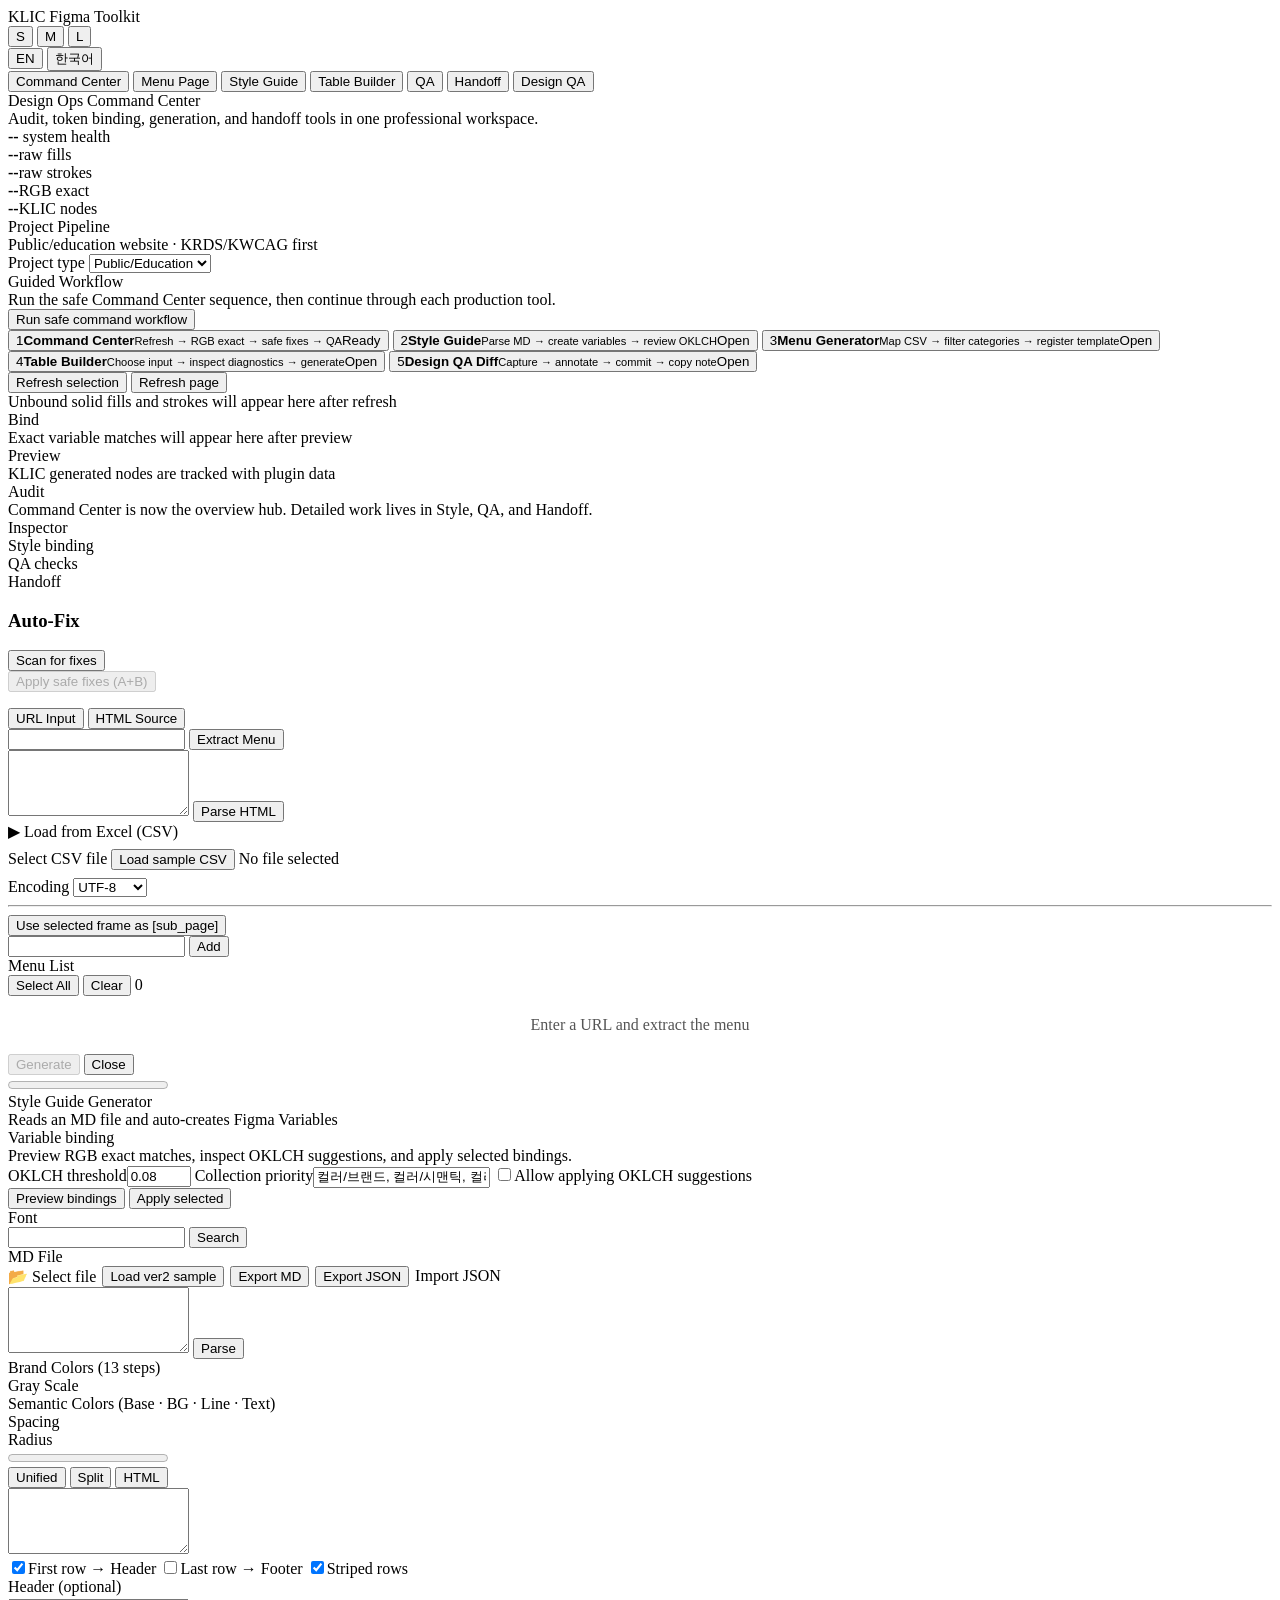
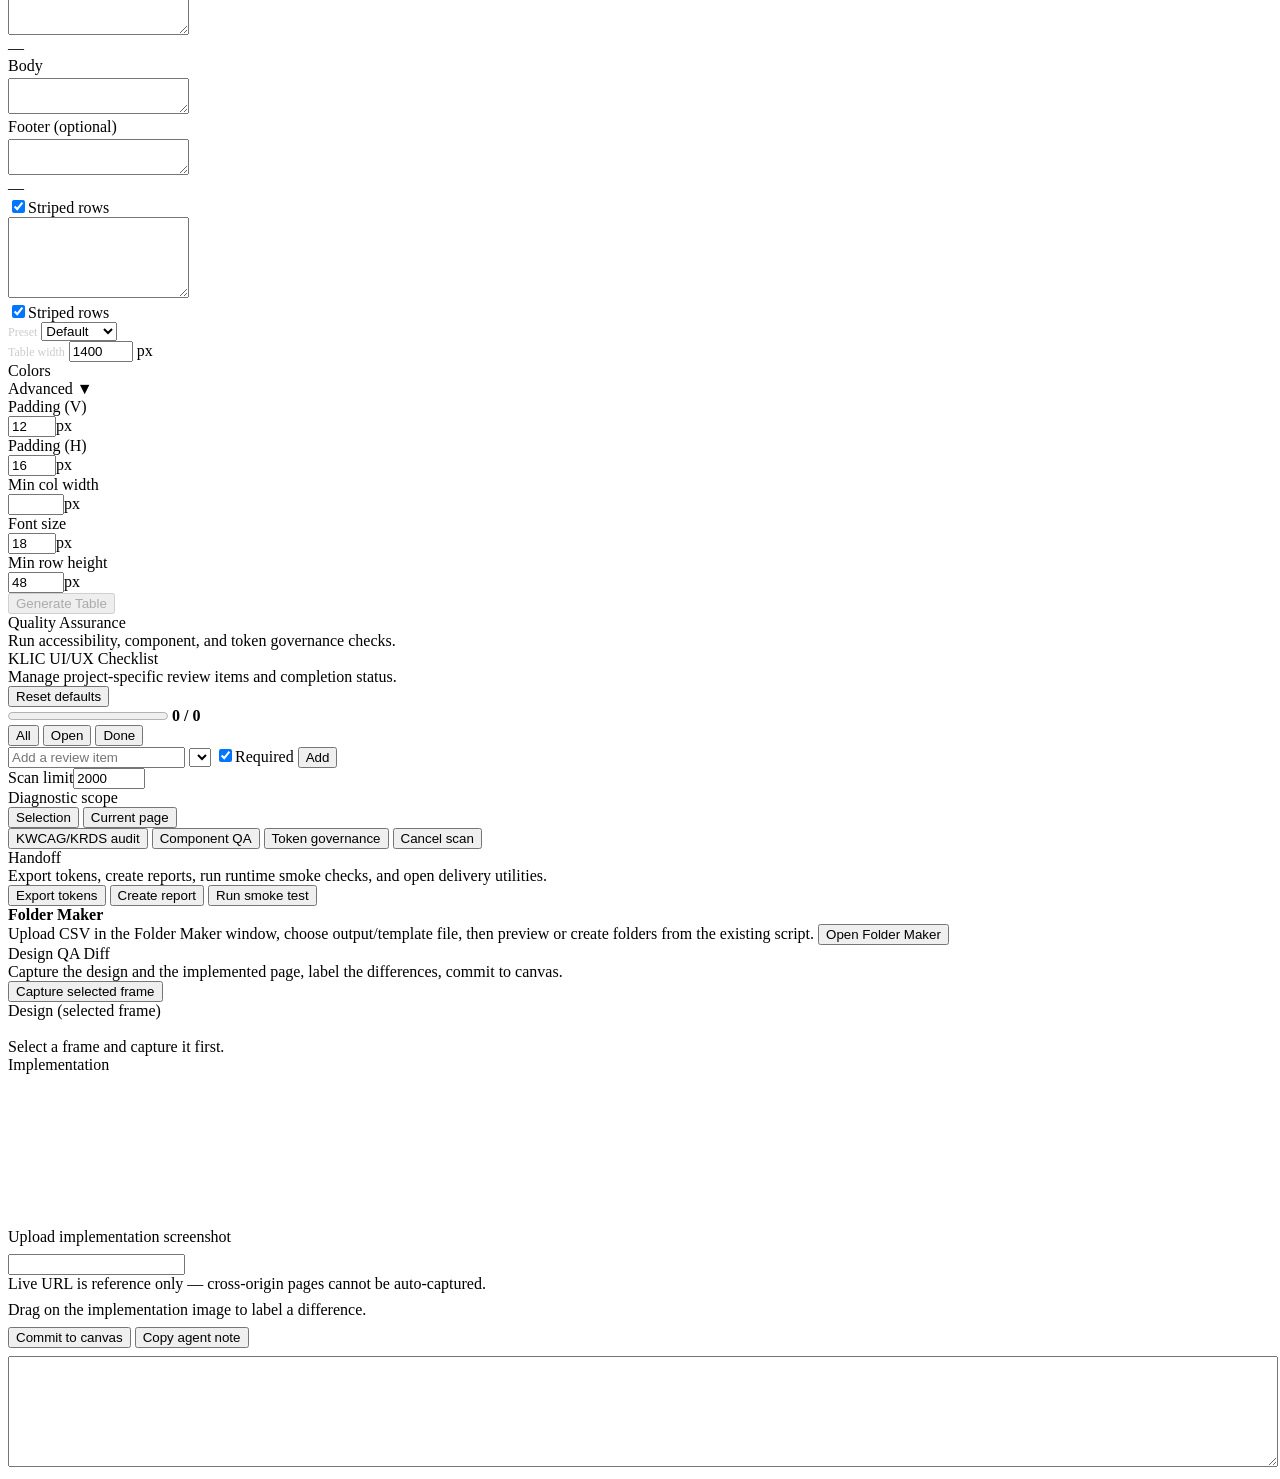
<file: klic-figma-toolkit/src/ui/index.html>
<!DOCTYPE html>
<!-- @klic-generated -->
<html lang="en">
<head>
<meta charset="utf-8">
<title>KLIC Figma Toolkit</title>
<!-- @klic-styles -->
</head>
<body>
<div class="root">

  <!-- ═══ Top bar ═══ -->
  <div class="topbar">
    <span class="brand">KLIC Figma Toolkit</span>
    <div class="topbar-actions">
      <div class="size-toggle" data-i18n-aria="ui.sizeGroup">
        <button class="size-btn" id="size-compact" onclick="resizeUi('compact')" data-i18n-title="ui.sizeCompact">S</button>
        <button class="size-btn active" id="size-default" onclick="resizeUi('default')" data-i18n-title="ui.sizeDefault">M</button>
        <button class="size-btn" id="size-wide" onclick="resizeUi('wide')" data-i18n-title="ui.sizeWide">L</button>
      </div>
      <div class="lang-toggle">
        <button class="lang-btn active" id="lang-en" onclick="setLang('en')">EN</button>
        <button class="lang-btn" id="lang-ko" onclick="setLang('ko')">한국어</button>
      </div>
    </div>
  </div>

  <!-- ═══ Tool tabs ═══ -->
  <div class="tool-tabs">
    <button class="tool-tab active" id="tool-command" onclick="switchTool('command')" data-i18n="tool.command">Command Center</button>
    <button class="tool-tab"        id="tool-menu"   onclick="switchTool('menu')"   data-i18n="tool.menu">Menu Page</button>
    <button class="tool-tab"        id="tool-style"  onclick="switchTool('style')"  data-i18n="tool.style">Style Guide</button>
    <button class="tool-tab"        id="tool-table"  onclick="switchTool('table')"  data-i18n="tool.table">Table Builder</button>
    <button class="tool-tab"        id="tool-qa"     onclick="switchTool('qa')"     data-i18n="tool.qa">QA</button>
    <button class="tool-tab"        id="tool-handoff" onclick="switchTool('handoff')" data-i18n="tool.handoff">Handoff</button>
    <button class="tool-tab" id="tool-designqa" onclick="switchTool('designqa')" data-i18n="tool.designqa">Design QA</button>
  </div>

  <!-- ════════════════════════════════════════════════════════════════════
       PANE: COMMAND CENTER
       ════════════════════════════════════════════════════════════════════ -->
  <div class="tool-pane active" id="pane-command">
    <div>
      <div class="panel-title" data-i18n="command.title">Design Ops Command Center</div>
      <div class="panel-desc" data-i18n="command.desc">Audit, token binding, generation, and handoff tools in one professional workspace.</div>
    </div>

    <div class="command-shell">
      <div class="command-grid">
        <div class="command-main">
          <div class="health-row">
            <div class="health-score">
              <strong id="command-health-score">--</strong>
              <span data-i18n="command.health">system health</span>
            </div>
            <div class="health-metrics">
              <div class="health-metric"><b id="command-raw-fills">--</b><span data-i18n="command.rawFills">raw fills</span></div>
              <div class="health-metric"><b id="command-raw-strokes">--</b><span data-i18n="command.rawStrokes">raw strokes</span></div>
              <div class="health-metric"><b id="command-exact-matches">--</b><span data-i18n="command.matches">RGB exact</span></div>
              <div class="health-metric"><b id="command-klic-nodes">--</b><span data-i18n="command.klicNodes">KLIC nodes</span></div>
            </div>
          </div>

          <div class="command-pipeline-panel">
            <div class="command-pipeline-head">
              <div>
                <div class="section-label" data-i18n="command.pipelineTitle">Project Pipeline</div>
                <div class="command-pipeline-summary" id="command-pipeline-summary" data-i18n="command.pipelineSummary">Public/education website · KRDS/KWCAG first</div>
              </div>
              <label>
                <span data-i18n="command.projectType">Project type</span>
                <select id="command-project-type">
                  <option value="public-education" selected data-i18n="command.projectPublicEducation">Public/Education</option>
                  <option value="saas-admin" data-i18n="command.projectSaasAdmin">SaaS/Admin</option>
                  <option value="corporate" data-i18n="command.projectCorporate">Corporate</option>
                </select>
              </label>
            </div>
            <div class="command-pipeline" id="command-pipeline"></div>
          </div>

          <div class="guided-workflow" id="guided-workflow">
            <div class="guided-head">
              <div>
                <div class="section-label" data-i18n="command.guidedTitle">Guided Workflow</div>
                <div class="command-pipeline-summary" data-i18n="command.guidedDesc">Run the safe Command Center sequence, then continue through each production tool.</div>
              </div>
              <button class="btn btn-primary" id="command-guided-run" data-i18n="command.guidedRun">Run safe command workflow</button>
            </div>
            <div class="guided-steps">
              <button class="guided-step" id="guided-step-command" data-tool="command">
                <span class="guided-index">1</span><span class="guided-copy"><strong data-i18n="command.guidedCommand">Command Center</strong><small data-i18n="command.guidedCommandDesc">Refresh → RGB exact → safe fixes → QA</small></span><span class="guided-status" data-i18n="command.guidedReady">Ready</span>
              </button>
              <button class="guided-step" id="guided-step-style" data-tool="style">
                <span class="guided-index">2</span><span class="guided-copy"><strong data-i18n="command.guidedStyle">Style Guide</strong><small data-i18n="command.guidedStyleDesc">Parse MD → create variables → review OKLCH</small></span><span class="guided-status" data-i18n="command.guidedOpen">Open</span>
              </button>
              <button class="guided-step" id="guided-step-menu" data-tool="menu">
                <span class="guided-index">3</span><span class="guided-copy"><strong data-i18n="command.guidedMenu">Menu Generator</strong><small data-i18n="command.guidedMenuDesc">Map CSV → filter categories → register template</small></span><span class="guided-status" data-i18n="command.guidedOpen">Open</span>
              </button>
              <button class="guided-step" id="guided-step-table" data-tool="table">
                <span class="guided-index">4</span><span class="guided-copy"><strong data-i18n="command.guidedTable">Table Builder</strong><small data-i18n="command.guidedTableDesc">Choose input → inspect diagnostics → generate</small></span><span class="guided-status" data-i18n="command.guidedOpen">Open</span>
              </button>
              <button class="guided-step" id="guided-step-designqa" data-tool="designqa">
                <span class="guided-index">5</span><span class="guided-copy"><strong data-i18n="command.guidedDesignQa">Design QA Diff</strong><small data-i18n="command.guidedDesignQaDesc">Capture → annotate → commit → copy note</small></span><span class="guided-status" data-i18n="command.guidedOpen">Open</span>
              </button>
            </div>
          </div>

          <div class="command-actions">
            <button class="btn" id="command-refresh-selection" data-i18n="command.refreshSelection">Refresh selection</button>
            <button class="btn" id="command-refresh-page" data-i18n="command.refreshPage">Refresh page</button>
          </div>

          <div class="command-issues">
            <div class="command-issue"><div class="severity-red"></div><span id="command-issue-raw" data-i18n="command.issueRaw">Unbound solid fills and strokes will appear here after refresh</span><div class="quick-action" data-i18n="command.bind">Bind</div></div>
            <div class="command-issue"><div class="severity-yellow"></div><span id="command-issue-match" data-i18n="command.issueMatch">Exact variable matches will appear here after preview</span><div class="quick-action" data-i18n="command.preview">Preview</div></div>
            <div class="command-issue"><div class="severity-green"></div><span id="command-issue-generated" data-i18n="command.issueGenerated">KLIC generated nodes are tracked with plugin data</span><div class="quick-action" data-i18n="command.audit">Audit</div></div>
          </div>

          <div class="binding-list" id="command-binding-list"></div>

          <div class="command-note" data-i18n="command.note">Command Center is now the overview hub. Detailed work lives in Style, QA, and Handoff.</div>
        </div>
        <div class="command-side">
          <div class="side-label" data-i18n="command.inspector">Inspector</div>
          <div class="side-chip" onclick="switchTool('style')" data-i18n="command.goStyle">Style binding</div>
          <div class="side-chip" onclick="switchTool('qa')" data-i18n="command.goQa">QA checks</div>
          <div class="side-chip" onclick="switchTool('handoff')" data-i18n="command.goHandoff">Handoff</div>
          <section class="fix-section" id="fix-section">
            <h3 data-i18n="command.fixTitle">Auto-Fix</h3>
            <button class="btn" id="fix-scan" data-i18n="command.fixScan">Scan for fixes</button>
            <div class="fix-counts" id="fix-counts"></div>
            <button class="btn btn-primary" id="fix-batch-apply" data-i18n="command.fixBatchApply" disabled>Apply safe fixes (A+B)</button>
            <ul class="fix-c-list" id="fix-c-list"></ul>
          </section>
        </div>
      </div>
    </div>
  </div>

  <!-- ════════════════════════════════════════════════════════════════════
       PANE: MENU PAGE GENERATOR
       ════════════════════════════════════════════════════════════════════ -->
  <div class="tool-pane" id="pane-menu">

    <div class="sub-tabs">
      <button class="sub-tab active" id="menu-tab-url"  onclick="menuSwitchInput('url')"  data-i18n="menu.tabUrl">URL Input</button>
      <button class="sub-tab"        id="menu-tab-html" onclick="menuSwitchInput('html')" data-i18n="menu.tabHtml">HTML Source</button>
    </div>

    <!-- URL panel -->
    <div class="sub-panel active" id="menu-panel-url">
      <div class="row">
        <input type="text" class="grow" id="menu-url" data-i18n-ph="menu.urlPh">
        <button class="btn" id="menu-fetch" data-i18n="menu.extract">Extract Menu</button>
      </div>
      <div class="status idle" id="menu-fetch-status"></div>
    </div>

    <!-- HTML source panel -->
    <div class="sub-panel" id="menu-panel-html">
      <textarea id="menu-html-input" rows="4" data-i18n-ph="menu.htmlPh"></textarea>
      <button class="btn btn-block" id="menu-parse" data-i18n="menu.parseHtml">Parse HTML</button>
      <div class="status idle" id="menu-html-status"></div>
    </div>

    <!-- CSV input -->
    <div class="collapse-toggle" id="menu-excel-toggle" onclick="menuToggleExcel()" data-i18n="menu.excelToggle">▶ Load from Excel (CSV)</div>
    <div class="collapse-section" id="menu-excel-section">
      <div class="hint" data-i18n-html="menu.csvHint"></div>
      <div class="row" style="margin-top:8px">
        <label class="file-label">
          <span data-i18n="menu.selectCsv">Select CSV file</span>
          <input type="file" accept=".csv,.txt" id="menu-csv-file" style="display:none">
        </label>
        <button class="btn" id="menu-sample-csv" data-i18n="menu.sampleCsv">Load sample CSV</button>
        <span class="file-name" id="menu-csv-name" data-i18n="menu.noFile">No file selected</span>
      </div>
      <div class="map-row" style="margin-top:8px">
        <span class="map-label" data-i18n="menu.encoding">Encoding</span>
        <select class="col-select" id="menu-encoding">
          <option value="UTF-8">UTF-8</option>
          <option value="EUC-KR">EUC-KR</option>
          <option value="CP949">CP949</option>
        </select>
      </div>
      <div id="menu-mapping" style="display:none">
        <div class="map-row">
          <span class="map-label" data-i18n="menu.nameCol">Name col</span>
          <select class="col-select" id="menu-name-col"></select>
        </div>
        <div class="map-row">
          <span class="map-label" data-i18n="menu.pathMode">Path</span>
          <select class="col-select" id="menu-path-mode" onchange="menuUpdatePathMode()">
            <option value="levels" data-i18n="menu.pathLevels">Auto-combine level columns</option>
            <option value="single" data-i18n="menu.pathSingle">Single path column</option>
            <option value="nameonly" data-i18n="menu.pathNameonly">Name only</option>
          </select>
        </div>
        <div class="map-row" id="menu-path-col-row" style="display:none">
          <span class="map-label" data-i18n="menu.pathCol">Path col</span>
          <select class="col-select" id="menu-path-col"></select>
        </div>
        <div class="map-row">
          <span class="map-label" data-i18n="menu.categoryCol">Category</span>
          <select class="col-select" id="menu-category-col"></select>
        </div>
        <div class="map-row" id="menu-cat-row">
          <span class="map-label" data-i18n="menu.includeCat">Include</span>
          <div class="cat-chips" id="menu-cat-chips"></div>
        </div>
        <button class="btn-primary btn-block" id="menu-apply-csv" data-i18n="menu.applyCsv">Apply this menu data</button>
      </div>
    </div>

    <hr class="divider">

    <button class="btn btn-block" id="menu-register-template" data-i18n="menu.registerTemplate">Use selected frame as [sub_page]</button>

    <!-- Keyword filter -->
    <div>
      <div class="row">
        <input type="text" class="grow" id="menu-filter" data-i18n-ph="menu.filterPh">
        <button class="btn" id="menu-filter-add" data-i18n="menu.add">Add</button>
      </div>
      <div class="filter-tags" id="menu-filter-tags"></div>
    </div>

    <!-- Menu list -->
    <div class="list-header">
      <span class="list-title" data-i18n="menu.listTitle">Menu List</span>
      <div class="list-right">
        <button class="link-btn" onclick="menuToggleAll(true)"  data-i18n="menu.selectAll">Select All</button>
        <button class="link-btn" onclick="menuToggleAll(false)" data-i18n="menu.deselectAll">Clear</button>
        <span class="list-count" id="menu-count">0</span>
      </div>
    </div>
    <div class="diagnostic-summary" id="menu-diagnostics"></div>
    <div class="scroll-list" id="menu-list">
      <div style="color:#555;text-align:center;padding:20px 0;" data-i18n="menu.emptyHint">Enter a URL and extract the menu</div>
    </div>

    <div class="btn-row">
      <button class="btn-primary" id="menu-generate" disabled data-i18n="menu.generate">Generate</button>
      <button class="btn-secondary" id="menu-cancel" data-i18n="common.close">Close</button>
    </div>

    <div class="progress-wrap" id="menu-progress-wrap">
      <progress id="menu-progress-bar" value="0" max="100"></progress>
      <div class="progress-label" id="menu-progress-label"></div>
    </div>
    <div class="result" id="menu-result"></div>
  </div>

  <!-- ════════════════════════════════════════════════════════════════════
       PANE: STYLE GUIDE VARIABLE GENERATOR
       ════════════════════════════════════════════════════════════════════ -->
  <div class="tool-pane" id="pane-style">

    <div>
      <div class="panel-title" data-i18n="style.title">Style Guide Generator</div>
      <div class="panel-desc" data-i18n="style.desc">Reads an MD file and auto-creates Figma Variables</div>
    </div>

    <div class="workspace-panel">
      <div class="section-label" data-i18n="style.bindingTitle">Variable binding</div>
      <div class="panel-desc" data-i18n="style.bindingDesc">Preview RGB exact matches, inspect OKLCH suggestions, and apply selected bindings.</div>
      <div class="workspace-options">
        <label><span data-i18n="command.oklchThreshold">OKLCH threshold</span><input type="number" id="command-oklch-threshold" value="0.08" min="0" max="0.5" step="0.01"></label>
        <label style="grid-column:1 / -1"><span data-i18n="command.collectionPriority">Collection priority</span><input type="text" id="command-collection-priority" value="컬러/브랜드, 컬러/시맨틱, 컬러/그레이"></label>
        <label class="inline-option" style="grid-column:1 / -1"><input type="checkbox" id="command-include-oklch-apply"><span data-i18n="command.includeOklchApply">Allow applying OKLCH suggestions</span></label>
      </div>
      <div class="workspace-actions">
        <button class="btn" id="command-preview-bindings" data-i18n="command.previewBindings">Preview bindings</button>
        <button class="btn" id="command-apply-bindings" data-i18n="command.applyBindings">Apply selected</button>
      </div>
      <div class="binding-list" id="style-binding-list"></div>
    </div>

    <!-- Font -->
    <div>
      <div class="list-header">
        <span class="field-label" data-i18n="style.font">Font</span>
        <span class="font-selected" id="style-font-label"></span>
      </div>
      <div class="row">
        <input type="text" class="grow" id="style-font-input" data-i18n-ph="style.fontPh">
        <button class="btn" id="style-font-search" data-i18n="style.search">Search</button>
      </div>
      <div class="font-results" id="style-font-results"></div>
    </div>

    <!-- MD input -->
    <div>
      <div class="list-header">
        <span class="field-label" data-i18n="style.mdFile">MD File</span>
        <div style="display:flex;gap:6px;align-items:center">
          <label class="file-label">
            📂 <span data-i18n="style.selectFile">Select file</span>
            <input type="file" accept=".md,.txt" id="style-file-input" style="display:none">
          </label>
          <button class="file-label" id="style-load-sample" data-i18n="style.loadSample">Load ver2 sample</button>
          <button class="file-label" id="style-export-md" data-i18n="style.exportMd">Export MD</button>
          <button class="file-label" id="style-export-json" data-i18n="style.exportJson">Export JSON</button>
          <label class="file-label">
            <span data-i18n="style.importJson">Import JSON</span>
            <input type="file" accept=".json,application/json" id="style-json-input" style="display:none">
          </label>
          <button class="file-label" id="style-reload" style="display:none" data-i18n-title="style.reloadTitle" data-i18n="style.reload">↺ Reload</button>
        </div>
      </div>
      <div class="file-name" id="style-file-name" style="margin-bottom:4px;display:none"></div>
      <textarea id="style-md" rows="4" data-i18n-ph="style.mdPh"></textarea>
      <button class="btn btn-block" id="style-parse" data-i18n="style.parse">Parse</button>
    </div>

    <!-- Preview -->
    <div class="preview" id="style-preview">
      <div>
        <div class="preview-label" data-i18n="style.brandPrev">Brand Colors (13 steps)</div>
        <div id="style-brand-prev"></div>
      </div>
      <div>
        <div class="preview-label" data-i18n="style.grayPrev">Gray Scale</div>
        <div id="style-gray-prev"></div>
      </div>
      <div>
        <div class="preview-label" data-i18n="style.semanticPrev">Semantic Colors (Base · BG · Line · Text)</div>
        <div id="style-semantic-prev"></div>
      </div>
      <div>
        <div class="preview-label" data-i18n="style.spacingPrev">Spacing</div>
        <div class="value-chips" id="style-spacing-prev"></div>
      </div>
      <div>
        <div class="preview-label" data-i18n="style.radiusPrev">Radius</div>
        <div class="value-chips" id="style-radius-prev"></div>
      </div>
    </div>

    <div id="style-gen-section" style="display:none">
      <div class="summary" id="style-summary"></div>
      <div class="btn-row">
        <button class="btn-primary" id="style-generate" data-i18n="style.genVars">Create Variables</button>
        <button class="btn-draw" id="style-draw" data-i18n="style.drawBoard">Draw Board</button>
        <button class="btn-comp" id="style-comp" data-i18n="style.genComp">Components</button>
        <button class="btn-secondary" id="style-cancel" data-i18n="common.close">Close</button>
      </div>
    </div>

    <div class="progress-wrap" id="style-progress-wrap">
      <progress id="style-progress-bar" value="0" max="100"></progress>
      <div class="progress-name" id="style-progress-name"></div>
    </div>
    <div class="result" id="style-result"></div>
  </div>

  <!-- ════════════════════════════════════════════════════════════════════
       PANE: TABLE GENERATOR
       ════════════════════════════════════════════════════════════════════ -->
  <div class="tool-pane" id="pane-table">

    <div class="sub-tabs">
      <button class="sub-tab active" id="table-tab-unified" onclick="tableSwitchTab('unified')" data-i18n="table.tabUnified">Unified</button>
      <button class="sub-tab"        id="table-tab-split"   onclick="tableSwitchTab('split')"   data-i18n="table.tabSplit">Split</button>
      <button class="sub-tab"        id="table-tab-html"    onclick="tableSwitchTab('html')"    data-i18n="table.tabHtml">HTML</button>
    </div>

    <!-- Unified pane -->
    <div class="sub-panel active" id="table-pane-unified">
      <textarea id="table-paste-unified" rows="4" data-i18n-ph="table.unifiedPh"></textarea>
      <div class="detected idle" id="table-det-unified"></div>
      <div class="toggles">
        <label class="toggle"><input type="checkbox" id="table-has-header" checked><span data-i18n="table.firstHeader">First row → Header</span></label>
        <label class="toggle"><input type="checkbox" id="table-has-footer"><span data-i18n="table.lastFooter">Last row → Footer</span></label>
        <label class="toggle"><input type="checkbox" id="table-striped" checked><span data-i18n="table.striped">Striped rows</span></label>
      </div>
    </div>

    <!-- Split pane -->
    <div class="sub-panel" id="table-pane-split">
      <div>
        <div class="field-label" data-i18n="table.header">Header <span class="hint">(optional)</span></div>
        <textarea id="table-paste-header" rows="2" style="margin-top:3px"></textarea>
        <div class="detected idle" id="table-det-header">—</div>
      </div>
      <div>
        <div class="field-label" data-i18n="table.body">Body</div>
        <textarea id="table-paste-body" rows="2" style="margin-top:3px"></textarea>
        <div class="detected idle" id="table-det-body"></div>
      </div>
      <div>
        <div class="field-label" data-i18n="table.footer">Footer <span class="hint">(optional)</span></div>
        <textarea id="table-paste-footer" rows="2" style="margin-top:3px"></textarea>
        <div class="detected idle" id="table-det-footer">—</div>
      </div>
      <label class="toggle"><input type="checkbox" id="table-striped-split" checked><span data-i18n="table.striped">Striped rows</span></label>
    </div>

    <!-- HTML pane -->
    <div class="sub-panel" id="table-pane-html">
      <textarea id="table-paste-html" rows="5" data-i18n-ph="table.htmlPh"></textarea>
      <div class="detected idle" id="table-det-html"></div>
      <label class="toggle"><input type="checkbox" id="table-striped-html" checked><span data-i18n="table.striped">Striped rows</span></label>
    </div>

    <!-- Table width -->
    <div class="row">
      <label style="font-size:12px;color:#ccc" data-i18n="table.preset">Preset</label>
      <select id="table-preset" class="col-select">
        <option value="default" data-i18n="table.presetDefault">Default</option>
        <option value="krds" data-i18n="table.presetKrds">KRDS</option>
        <option value="admin" data-i18n="table.presetAdmin">Admin</option>
        <option value="report" data-i18n="table.presetReport">Report</option>
        <option value="compact" data-i18n="table.presetCompact">Compact</option>
      </select>
    </div>

    <!-- Table width -->
    <div class="row">
      <label style="font-size:12px;color:#ccc" data-i18n="table.width">Table width</label>
      <input type="number" id="table-width" value="1400" min="200" max="4000">
      <span class="unit">px</span>
    </div>

    <!-- Colors -->
    <div>
      <div class="section-label" data-i18n="table.colors">Colors</div>
      <div class="color-rows" id="table-color-rows"></div>
    </div>

    <!-- Advanced -->
    <div class="adv-toggle" id="table-adv-toggle" onclick="tableToggleAdv()">
      <span class="adv-label" data-i18n="table.advanced">Advanced</span>
      <span class="adv-arrow">▼</span>
    </div>
    <div class="adv-panel" id="table-adv-panel">
      <div class="inputs-grid">
        <div class="input-group">
          <label data-i18n="table.padV">Padding (V)</label>
          <div class="row-in"><input type="number" id="table-pad-v" value="12" min="4" max="32"><span class="unit">px</span></div>
        </div>
        <div class="input-group">
          <label data-i18n="table.padH">Padding (H)</label>
          <div class="row-in"><input type="number" id="table-pad-h" value="16" min="4" max="48"><span class="unit">px</span></div>
        </div>
        <div class="input-group">
          <label data-i18n="table.minColW">Min col width</label>
          <div class="row-in"><input type="number" id="table-min-col-w" min="0" max="400" data-i18n-ph="table.auto"><span class="unit">px</span></div>
        </div>
        <div class="input-group">
          <label data-i18n="table.fontSize">Font size</label>
          <div class="row-in"><input type="number" id="table-font-size" value="18" min="10" max="24"><span class="unit">px</span></div>
        </div>
        <div class="input-group">
          <label data-i18n="table.minRowH">Min row height</label>
          <div class="row-in"><input type="number" id="table-min-row-h" value="48" min="20" max="200"><span class="unit">px</span></div>
        </div>
      </div>
    </div>

    <div class="diagnostic-summary" id="table-diagnostics"></div>
    <button class="btn-primary btn-block" id="table-generate" disabled data-i18n="table.generate">Generate Table</button>
    <div class="status" id="table-status"></div>
  </div>

  <!-- ════════════════════════════════════════════════════════════════════
       PANE: QA
       ════════════════════════════════════════════════════════════════════ -->
  <div class="tool-pane" id="pane-qa">
    <div>
      <div class="panel-title" data-i18n="qa.title">Quality Assurance</div>
      <div class="panel-desc" data-i18n="qa.desc">Run accessibility, component, and token governance checks.</div>
    </div>

    <div class="workspace-panel ux-checklist-panel">
      <div class="ux-checklist-head">
        <div>
          <div class="section-label" data-i18n="ux.title">KLIC UI/UX Checklist</div>
          <div class="panel-desc" data-i18n="ux.desc">Manage project-specific review items and completion status.</div>
        </div>
        <button class="btn" id="ux-reset" data-i18n-title="ux.resetTitle" data-i18n="ux.reset">Reset defaults</button>
      </div>
      <div class="ux-progress-row">
        <progress id="ux-progress" value="0" max="100"></progress>
        <strong id="ux-progress-text">0 / 0</strong>
      </div>
      <div class="ux-checklist-toolbar" role="group" data-i18n-aria="ux.filterGroup">
        <button class="ux-filter active" data-filter="all" data-i18n="ux.filterAll">All</button>
        <button class="ux-filter" data-filter="open" data-i18n="ux.filterOpen">Open</button>
        <button class="ux-filter" data-filter="done" data-i18n="ux.filterDone">Done</button>
      </div>
      <div class="ux-create-row">
        <input type="text" id="ux-new-title" maxlength="120" data-i18n-ph="ux.newPlaceholder" placeholder="Add a review item">
        <select id="ux-new-category" data-ux-category-select></select>
        <label class="ux-required"><input type="checkbox" id="ux-new-required" checked><span data-i18n="ux.required">Required</span></label>
        <button class="btn btn-primary" id="ux-add" data-i18n="ux.add">Add</button>
      </div>
      <div class="ux-checklist-list" id="ux-checklist-list"></div>
      <div class="hint" id="ux-empty" data-i18n="ux.empty" style="display:none">No checklist items in this view.</div>
    </div>

    <div class="workspace-panel">
      <div class="workspace-options">
        <label><span data-i18n="command.scanLimit">Scan limit</span><input type="number" id="command-scan-limit" value="2000" min="50" max="10000"></label>
        <div class="qa-scope-control">
          <span data-i18n="qa.scope">Diagnostic scope</span>
          <div class="qa-scope-toggle" role="group" data-i18n-aria="qa.scope">
            <button class="qa-scope-btn active" type="button" data-scope="selection" data-i18n="qa.scopeSelection">Selection</button>
            <button class="qa-scope-btn" type="button" data-scope="page" data-i18n="qa.scopePage">Current page</button>
          </div>
        </div>
      </div>
      <div class="workspace-actions">
        <button class="btn" id="command-kwcag-krds-audit" data-i18n="command.kwcagKrdsAudit">KWCAG/KRDS audit</button>
        <button class="btn" id="command-component-qa" data-i18n="command.componentQa">Component QA</button>
        <button class="btn" id="command-token-governance" data-i18n="command.tokenGovernance">Token governance</button>
        <button class="btn" id="command-cancel-scan" data-i18n="command.cancelScan">Cancel scan</button>
      </div>
      <div class="qa-scope-status" id="qa-scope-status" aria-live="polite"></div>
      <div class="binding-list" id="qa-result-list"></div>
    </div>
  </div>

  <!-- ════════════════════════════════════════════════════════════════════
       PANE: HANDOFF
       ════════════════════════════════════════════════════════════════════ -->
  <div class="tool-pane" id="pane-handoff">
    <div>
      <div class="panel-title" data-i18n="handoff.title">Handoff</div>
      <div class="panel-desc" data-i18n="handoff.desc">Export tokens, create reports, run runtime smoke checks, and open delivery utilities.</div>
    </div>

    <div class="workspace-panel">
      <div class="workspace-actions">
        <button class="btn" id="command-export-tokens" data-i18n="command.exportTokens">Export tokens</button>
        <button class="btn" id="command-create-report-board" data-i18n="command.createReport">Create report</button>
        <button class="btn" id="command-run-smoke-test" data-i18n="command.runSmokeTest">Run smoke test</button>
      </div>
      <div class="command-local-tool">
        <span><strong data-i18n="command.folderMakerTitle">Folder Maker</strong><br><span data-i18n="command.folderMakerGuide">Upload CSV in the Folder Maker window, choose output/template file, then preview or create folders from the existing script.</span></span>
        <button class="btn" id="command-open-folder-maker" data-i18n="command.openFolderMaker">Open Folder Maker</button>
      </div>
      <div class="binding-list" id="handoff-result-list"></div>
    </div>
  </div>

  <!-- PANE: DESIGN QA DIFF -->
  <div class="tool-pane" id="pane-designqa">
    <div>
      <div class="panel-title" data-i18n="designqa.title">Design QA Diff</div>
      <div class="panel-desc" data-i18n="designqa.desc">Capture the design and the implemented page, label the differences, commit to canvas.</div>
    </div>

    <div class="workspace-panel">
      <div class="workspace-actions">
        <button class="btn" id="qa-capture" data-i18n="designqa.rasterize">Capture selected frame</button>
      </div>

      <div class="qa-columns">
        <div class="qa-col">
          <div class="section-label" data-i18n="designqa.designPrev">Design (selected frame)</div>
          <img id="qa-design-img" class="qa-preview" alt="">
          <div class="hint" id="qa-design-hint" data-i18n="designqa.noDesign">Select a frame and capture it first.</div>
        </div>
        <div class="qa-col">
          <div class="section-label" data-i18n="designqa.implPrev">Implementation</div>
          <div class="qa-impl-stage" id="qa-impl-stage">
            <img id="qa-impl-img" class="qa-preview" alt="">
            <canvas id="qa-label-overlay" class="qa-overlay"></canvas>
          </div>
          <label class="file-label">
            <span data-i18n="designqa.implUpload">Upload implementation screenshot</span>
            <input type="file" accept="image/*" id="qa-impl-file" style="display:none">
          </label>
        </div>
      </div>

      <div class="row" style="margin-top:8px">
        <input type="text" class="grow" id="qa-url" data-i18n-ph="designqa.urlPh">
      </div>
      <div class="hint" data-i18n="designqa.urlNote">Live URL is reference only — cross-origin pages cannot be auto-captured.</div>
      <iframe id="qa-url-frame" class="qa-url-frame" style="display:none"></iframe>
      <div class="hint" id="qa-url-blocked" style="display:none" data-i18n="designqa.urlBlocked">This site blocks embedding. Use manual upload.</div>

      <div class="hint" style="margin-top:8px" data-i18n="designqa.labelHint">Drag on the implementation image to label a difference.</div>
      <div class="binding-list" id="qa-label-list"></div>

      <div class="workspace-actions" style="margin-top:8px">
        <button class="btn btn-primary" id="qa-commit" data-i18n="designqa.commit">Commit to canvas</button>
        <button class="btn" id="qa-copy-note" data-i18n="designqa.copyNote">Copy agent note</button>
      </div>
      <textarea id="qa-agent-note" rows="7" readonly data-i18n-ph="designqa.agentNotePh" style="width:100%;margin-top:8px"></textarea>
      <div class="result" id="qa-result"></div>
    </div>
  </div>

</div>

<!-- @klic-script -->
</body>
</html>
</file>
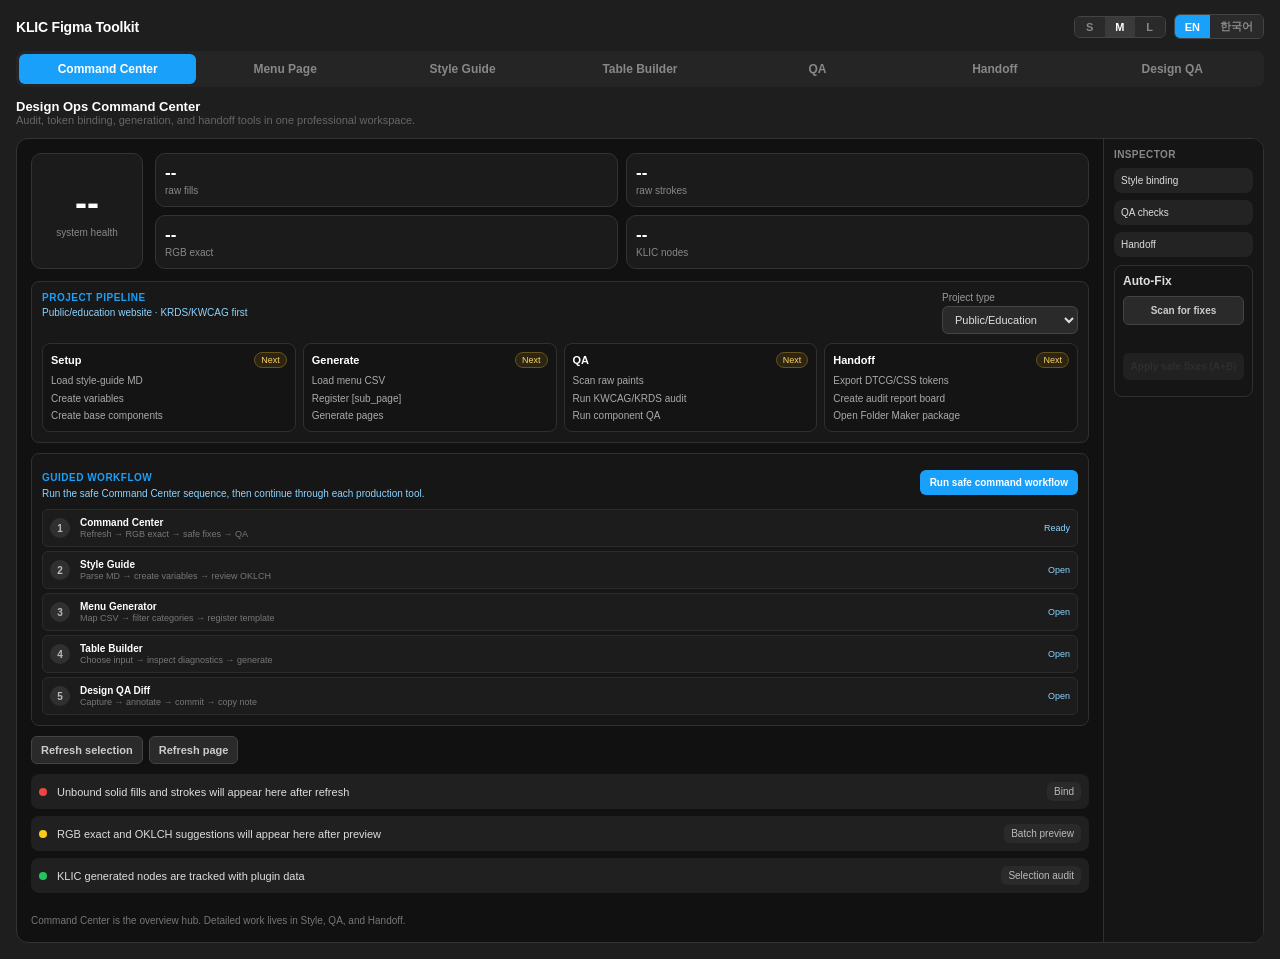
<file: klic-figma-toolkit/ui.html>
<!DOCTYPE html>
<!-- Generated by klic-figma-toolkit/build-toolkit.mjs. Do not edit directly. -->
<html lang="en">
<head>
<meta charset="utf-8">
<title>KLIC Figma Toolkit</title>
<style>
* { box-sizing: border-box; margin: 0; padding: 0; }
  body {
    font-family: 'Pretendard', 'Inter', 'Noto Sans KR', -apple-system, sans-serif;
    background: #1e1e1e; color: #e0e0e0; font-size: 12px;
  }
  .root { padding: 14px 16px 16px; display: flex; flex-direction: column; gap: 12px; }

  /* ── Top bar ── */
  .topbar { display: flex; align-items: center; justify-content: space-between; gap: 10px; flex-wrap: wrap; }
  .brand { font-size: 14px; font-weight: 700; color: #fff; letter-spacing: -0.2px; }
  .topbar-actions { display: flex; align-items: center; gap: 8px; flex-wrap: wrap; justify-content: flex-end; }
  .size-toggle {
    display: flex; border: 1px solid #444; border-radius: 6px; overflow: hidden;
  }
  .size-btn {
    min-width: 30px; padding: 4px 8px; background: #2a2a2a; border: none; cursor: pointer;
    font-size: 11px; font-weight: 700; color: #888; transition: 0.15s;
  }
  .size-btn.active { background: #3a3a3a; color: #fff; }
  .lang-toggle {
    display: flex; border: 1px solid #444; border-radius: 6px; overflow: hidden;
  }
  .lang-btn {
    padding: 4px 10px; background: #2a2a2a; border: none; cursor: pointer;
    font-size: 11px; font-weight: 600; color: #888; transition: 0.15s;
  }
  .lang-btn.active { background: #18a0fb; color: #fff; }

  /* ── Tool tabs ── */
  .tool-tabs {
    display: flex; gap: 0; background: #252525; border-radius: 8px; padding: 3px;
  }
  .tool-tab {
    flex: 1; padding: 8px 0; background: none; border: none; border-radius: 6px;
    font-size: 12px; font-weight: 600; color: #888; cursor: pointer; transition: 0.15s;
  }
  .tool-tab:hover { color: #ccc; }
  .tool-tab.active { background: #18a0fb; color: #fff; }

  .tool-pane { display: none; flex-direction: column; gap: 12px; }
  .tool-pane.active { display: flex; }

  .panel-title { font-size: 13px; font-weight: 700; color: #fff; }
  .panel-desc { font-size: 11px; color: #666; }

  /* ── Command Center ── */
  .command-shell {
    border: 1px solid #333; border-radius: 12px; overflow: hidden;
    background: #111; min-height: 430px;
  }
  .command-grid { display: grid; grid-template-columns: minmax(0, 1fr) 160px; min-height: 386px; }
  .command-main { padding: 14px; }
  .guided-workflow { margin: 10px 0; border: 1px solid #303030; border-radius: 8px; background: #161616; padding: 10px; }
  .guided-head { display: flex; align-items: center; justify-content: space-between; gap: 10px; margin-bottom: 8px; }
  .guided-head .btn-primary { flex: 0 0 auto; padding: 7px 10px; font-size: 10px; }
  .guided-steps { display: grid; grid-template-columns: 1fr; gap: 4px; }
  .guided-step { display: grid; grid-template-columns: 22px 1fr auto; align-items: center; gap: 8px; width: 100%; min-height: 38px; padding: 5px 7px; border: 1px solid #2c2c2c; border-radius: 6px; background: #1c1c1c; color: #ddd; text-align: left; cursor: pointer; }
  .guided-step:hover { border-color: #18a0fb; }
  .guided-step.active { border-color: #18a0fb; background: #162633; }
  .guided-step.done { border-color: #2f6f50; background: #16231c; }
  .guided-step.error { border-color: #8a4545; background: #291919; }
  .guided-index { width: 20px; height: 20px; display: grid; place-items: center; border-radius: 50%; background: #303030; color: #bbb; font-size: 10px; font-weight: 700; }
  .guided-copy { min-width: 0; display: flex; flex-direction: column; gap: 1px; }
  .guided-copy strong { font-size: 10px; color: #fff; }
  .guided-copy small { font-size: 9px; color: #777; white-space: nowrap; overflow: hidden; text-overflow: ellipsis; }
  .guided-status { font-size: 9px; color: #8dd4ff; white-space: nowrap; }
  .health-row { display: grid; grid-template-columns: 112px 1fr; gap: 12px; margin-bottom: 12px; }
  .health-score {
    border: 1px solid #333; border-radius: 10px; background: #1b1b1b;
    display: flex; align-items: center; justify-content: center; flex-direction: column;
  }
  .health-score strong { font-size: 36px; color: #fff; line-height: 1; }
  .health-score span { font-size: 10px; color: #888; margin-top: 6px; }
  .health-metrics { display: grid; grid-template-columns: 1fr 1fr; gap: 8px; }
  .health-metric { border: 1px solid #333; border-radius: 10px; background: #1b1b1b; padding: 9px; }
  .health-metric b { display: block; color: #fff; font-size: 17px; }
  .health-metric span { color: #888; font-size: 10px; }
  .command-issues { display: flex; flex-direction: column; gap: 7px; }
  .command-issue {
    display: grid; grid-template-columns: 10px 1fr auto; align-items: center; gap: 8px;
    background: #202020; border-radius: 8px; padding: 8px; font-size: 11px; color: #ddd;
  }
  .severity-red, .severity-yellow, .severity-green { width: 8px; height: 8px; border-radius: 50%; }
  .severity-red { background: #ef4444; }
  .severity-yellow { background: #facc15; }
  .severity-green { background: #22c55e; }
  .quick-action {
    padding: 4px 7px; border-radius: 6px; background: #2a2a2a;
    color: #bbb; font-size: 10px; white-space: nowrap;
  }
  .command-side { min-width: 0; border-left: 1px solid #303030; background: #151515; padding: 10px; }
  .command-side .btn { width: 100%; padding: 7px 5px; font-size: 10px; line-height: 1.3; white-space: normal; overflow-wrap: anywhere; }
  .command-side .side-chip { white-space: normal; overflow-wrap: anywhere; }
  .side-label { color: #888; font-size: 10px; font-weight: 700; letter-spacing: .4px; text-transform: uppercase; margin-bottom: 8px; }
  .side-chip { padding: 7px; border-radius: 8px; background: #232323; color: #ddd; font-size: 10px; margin-bottom: 7px; cursor: pointer; }
  .side-chip:hover { background: #2d2d2d; color: #fff; }
  .command-note { margin-top: 10px; color: #777; font-size: 10px; line-height: 1.5; }
  .command-actions { display: flex; gap: 6px; margin-bottom: 10px; flex-wrap: wrap; }
  .command-actions .btn { padding: 7px 9px; font-size: 11px; }
  .command-options { display: grid; grid-template-columns: 1fr 1fr; gap: 7px; margin-bottom: 10px; }
  .command-options label { display: flex; flex-direction: column; gap: 3px; color: #999; font-size: 10px; }
  .command-options input { height: 28px; font-size: 11px; }
  .command-options .inline-option { flex-direction: row; align-items: center; color: #ccc; }
  .command-options .inline-option input { height: auto; width: auto; accent-color: #18a0fb; }
  .command-pipeline-panel {
    border: 1px solid #303030; border-radius: 8px; background: #181818;
    padding: 10px; margin-bottom: 10px;
  }
  .command-pipeline-head {
    display: flex; align-items: flex-start; justify-content: space-between;
    gap: 10px; margin-bottom: 9px;
  }
  .command-pipeline-head .section-label { padding: 0 0 3px; }
  .command-pipeline-head label {
    display: flex; flex-direction: column; gap: 3px; color: #999; font-size: 10px;
    min-width: 136px;
  }
  .command-pipeline-head select { height: 28px; font-size: 11px; }
  .command-pipeline-summary { color: #8dd4ff; font-size: 10px; line-height: 1.45; }
  .command-pipeline {
    display: grid; grid-template-columns: repeat(4, minmax(0, 1fr)); gap: 7px;
  }
  .pipeline-step {
    border: 1px solid #303030; border-radius: 8px; background: #141414;
    padding: 8px; min-width: 0;
  }
  .pipeline-step-head {
    display: flex; align-items: center; justify-content: space-between; gap: 6px;
    margin-bottom: 6px;
  }
  .pipeline-step-title { color: #fff; font-size: 11px; font-weight: 700; }
  .pipeline-status {
    color: #ffd166; border: 1px solid #66521b; background: #2c2514;
    border-radius: 999px; padding: 2px 6px; font-size: 9px; white-space: nowrap;
  }
  .pipeline-items { display: flex; flex-direction: column; gap: 4px; }
  .pipeline-item { color: #aaa; font-size: 10px; line-height: 1.35; overflow-wrap: anywhere; }
  .command-local-tool {
    border: 1px solid #303030; border-radius: 8px; background: #181818;
    padding: 9px 10px; margin-bottom: 10px; display: flex; gap: 10px;
    align-items: center; justify-content: space-between;
  }
  .command-local-tool span { display: block; font-size: 10px; line-height: 1.45; color: #aaa; }
  .command-local-tool strong { color: #fff; font-size: 11px; }
  .workspace-panel {
    border: 1px solid #303030; border-radius: 10px; background: #181818;
    padding: 12px; display: flex; flex-direction: column; gap: 10px;
  }
  .workspace-actions { display: flex; gap: 6px; flex-wrap: wrap; }
  .workspace-actions .btn { padding: 7px 9px; font-size: 11px; }
  .workspace-options { display: grid; grid-template-columns: 1fr 1fr; gap: 7px; }
  .workspace-options label { display: flex; flex-direction: column; gap: 3px; color: #999; font-size: 10px; }
  .workspace-options input { height: 28px; font-size: 11px; }
  .workspace-options .inline-option { flex-direction: row; align-items: center; color: #ccc; }
  .workspace-options .inline-option input { height: auto; width: auto; accent-color: #18a0fb; }
  .ux-checklist-panel { gap: 8px; }
  .ux-checklist-head { display: flex; align-items: flex-start; justify-content: space-between; gap: 10px; }
  .ux-checklist-head .btn { flex: 0 0 auto; padding: 5px 8px; font-size: 10px; }
  .ux-progress-row { display: grid; grid-template-columns: 1fr auto; align-items: center; gap: 10px; }
  .ux-progress-row progress { width: 100%; height: 8px; accent-color: #3dd68c; }
  .ux-progress-row strong { min-width: 48px; color: #ccc; font-size: 10px; text-align: right; }
  .ux-checklist-toolbar { display: flex; align-items: center; width: fit-content; border: 1px solid #3a3a3a; border-radius: 6px; overflow: hidden; }
  .ux-filter { min-width: 54px; padding: 5px 9px; border: 0; border-right: 1px solid #3a3a3a; background: #222; color: #888; font-size: 10px; cursor: pointer; }
  .ux-filter:last-child { border-right: 0; }
  .ux-filter.active { background: #18577d; color: #fff; }
  .ux-create-row { display: grid; grid-template-columns: minmax(140px, 1fr) 120px auto auto; gap: 6px; align-items: center; }
  .ux-create-row input[type="text"], .ux-create-row select { width: 100%; min-width: 0; height: 30px; font-size: 10px; }
  .ux-required { display: flex; align-items: center; gap: 4px; color: #aaa; font-size: 10px; white-space: nowrap; }
  .ux-required input { accent-color: #18a0fb; }
  .ux-create-row .btn-primary { flex: 0 0 auto; padding: 7px 10px; font-size: 10px; }
  .ux-checklist-list { display: flex; flex-direction: column; gap: 4px; max-height: 270px; overflow-y: auto; }
  .ux-check-item { display: grid; grid-template-columns: 18px minmax(0, 1fr) auto; gap: 7px; align-items: center; min-height: 38px; padding: 6px 7px; border: 1px solid #303030; border-radius: 6px; background: #1c1c1c; }
  .ux-check-item.done { opacity: 0.65; }
  .ux-check-item.done .ux-item-title { text-decoration: line-through; }
  .ux-check-item > input[type="checkbox"] { accent-color: #3dd68c; }
  .ux-item-copy { min-width: 0; display: flex; flex-direction: column; gap: 2px; }
  .ux-item-title { overflow-wrap: anywhere; color: #e5e5e5; font-size: 11px; line-height: 1.35; }
  .ux-item-meta { display: flex; gap: 5px; align-items: center; color: #777; font-size: 9px; }
  .ux-item-required { color: #ff8f7d; }
  .ux-item-actions { display: flex; gap: 3px; }
  .ux-icon-btn { width: 25px; height: 25px; display: grid; place-items: center; border: 1px solid #3a3a3a; border-radius: 5px; background: #252525; color: #aaa; font-size: 12px; cursor: pointer; }
  .ux-icon-btn:hover { border-color: #18a0fb; color: #fff; }
  .ux-edit-row { grid-column: 2 / -1; display: grid; grid-template-columns: minmax(120px, 1fr) 120px auto auto auto; gap: 5px; align-items: center; }
  .ux-edit-row input[type="text"], .ux-edit-row select { min-width: 0; width: 100%; height: 28px; font-size: 10px; }
  .binding-list { margin-top: 10px; display: flex; flex-direction: column; gap: 6px; max-height: 150px; overflow-y: auto; }
  .binding-list.evidence-mode { max-height: none; overflow: visible; }
  .binding-item {
    display: grid; grid-template-columns: 14px 58px 1fr; gap: 7px; align-items: center;
    background: #181818; border: 1px solid #303030; border-radius: 8px; padding: 7px;
    font-size: 10px; color: #ccc;
  }
  .binding-item input { accent-color: #18a0fb; }
  .binding-hex { font-family: monospace; color: #fff; }
  .binding-target { color: #8dd4ff; overflow: hidden; text-overflow: ellipsis; white-space: nowrap; }
  .smoke-evidence-panel {
    margin-top: 10px; border: 1px solid #303030; border-radius: 8px;
    background: #151515; padding: 10px;
  }
  .smoke-evidence-head {
    display: flex; align-items: flex-start; justify-content: space-between;
    gap: 10px; margin-bottom: 8px; user-select: none;
  }
  .smoke-evidence-runtime { color: #888; font-size: 10px; line-height: 1.45; }
  .smoke-evidence-status { color: #8dd4ff; font-size: 10px; line-height: 1.45; }
  .smoke-evidence-actions { display: flex; flex-wrap: wrap; gap: 6px; justify-content: flex-end; user-select: none; }
  .smoke-evidence-json {
    width: 100%; min-height: 360px; max-height: 540px; overflow: auto;
    padding: 10px; border: 1px solid #3a3a3a; border-radius: 6px;
    background: #0f0f0f; color: #e6e6e6; font: 11px/1.55 Consolas, monospace;
    white-space: pre; user-select: text;
  }
  .smoke-evidence-hidden { position: fixed; left: -9999px; top: 0; width: 1px; height: 1px; opacity: 0; }

  /* ── Generic inputs ── */
  input[type="text"], input[type="number"], textarea, select {
    background: #2a2a2a; border: 1px solid #444; border-radius: 6px;
    color: #e0e0e0; font-size: 12px; outline: none; font-family: inherit;
  }
  input[type="text"], input[type="number"] { padding: 7px 10px; }
  input:focus, textarea:focus, select:focus { border-color: #18a0fb; }
  input::placeholder, textarea::placeholder { color: #555; }
  textarea { width: 100%; padding: 8px; resize: vertical; line-height: 1.5; }
  select { padding: 5px 8px; cursor: pointer; }

  .btn {
    padding: 8px 14px; border: 1px solid #444; border-radius: 6px; cursor: pointer;
    font-size: 12px; font-weight: 600; transition: 0.15s; white-space: nowrap;
    background: #2a2a2a; color: #ccc;
  }
  .btn:hover { border-color: #18a0fb; color: #18a0fb; }
  .btn:disabled { opacity: 0.4; cursor: not-allowed; }
  .btn-block { width: 100%; }
  .btn-primary {
    flex: 1; padding: 10px; border: none; border-radius: 6px;
    background: #18a0fb; color: #fff; font-size: 13px; font-weight: 700;
  }
  .btn-primary:hover:not(:disabled) { background: #0d8ce8; }
  .btn-primary:disabled { background: #333; color: #555; cursor: not-allowed; }
  .btn-secondary {
    flex: 1; padding: 10px; border: none; border-radius: 6px;
    background: #2a2a2a; color: #aaa; font-size: 13px; font-weight: 600;
  }
  .btn-secondary:hover { background: #333; }
  .btn-draw {
    flex: 1; padding: 10px; border: 1px solid #1a6b4a; border-radius: 6px;
    background: #0f3a2a; color: #3dd68c; font-size: 13px; font-weight: 700;
  }
  .btn-draw:hover:not(:disabled) { background: #1a5e3a; border-color: #3dd68c; }
  .btn-draw:disabled { background: #1e2a24; color: #3a6a50; border-color: #2a4a38; cursor: not-allowed; }
  .btn-comp {
    flex: 1; padding: 10px; border: 1px solid #4a3a7a; border-radius: 6px;
    background: #1e1a3a; color: #a78bfa; font-size: 13px; font-weight: 700;
  }
  .btn-comp:hover:not(:disabled) { background: #2a2050; border-color: #a78bfa; }
  .btn-comp:disabled { background: #1a1a2a; color: #4a4a6a; border-color: #2a2a4a; cursor: not-allowed; }
  .btn-row { display: flex; gap: 8px; }

  .status { font-size: 11px; min-height: 14px; }
  .status.ok, .fetch-status.success, .detected.ok { color: #4caf50; }
  .status.error, .fetch-status.error { color: #f66; }
  .status.idle, .fetch-status, .detected.idle { color: #888; }

  .result {
    margin-top: 4px; padding: 10px 12px; border-radius: 6px; font-size: 12px;
    text-align: center; display: none; font-weight: 600;
  }
  .result.success { background: #162516; color: #4caf50; border: 1px solid #2a4a2a; }
  .result.error { background: #2a1616; color: #f44336; border: 1px solid #4a2a2a; white-space: pre-line; }

  .progress-wrap { margin-top: 4px; display: none; }
  progress {
    -webkit-appearance: none; width: 100%; height: 6px; border-radius: 3px;
    border: none; background: #333;
  }
  progress::-webkit-progress-bar { background: #333; border-radius: 3px; }
  progress::-webkit-progress-value { background: #18a0fb; border-radius: 3px; transition: width 0.2s; }
  .progress-label, .progress-name { font-size: 11px; color: #666; margin-top: 6px; }
  .progress-name { white-space: nowrap; overflow: hidden; text-overflow: ellipsis; }

  /* ── Sub tabs (menu input / table input) ── */
  .sub-tabs { display: flex; gap: 0; border-bottom: 1px solid #333; margin-bottom: 8px; }
  .sub-tab {
    padding: 7px 14px; background: none; border: none; border-bottom: 2px solid transparent;
    font-size: 12px; font-weight: 600; color: #666; cursor: pointer; margin-bottom: -1px;
    transition: color 0.15s, border-color 0.15s;
  }
  .sub-tab:hover { color: #aaa; }
  .sub-tab.active { color: #18a0fb; border-bottom-color: #18a0fb; }
  .sub-panel { display: none; }
  .sub-panel.active { display: block; }

  .row { display: flex; gap: 6px; align-items: center; }
  .row.tight { gap: 8px; }
  .grow { flex: 1; }
  .divider { border: none; border-top: 1px solid #333; margin: 4px 0; }

  .section-label {
    font-size: 10px; font-weight: 700; color: #18a0fb; padding: 8px 0 4px;
    letter-spacing: 0.5px; text-transform: uppercase;
  }
  .field-label { font-size: 11px; font-weight: 600; color: #ccc; }
  .hint { font-size: 10px; color: #555; line-height: 1.5; }

  /* ── Menu list ── */
  .list-header { display: flex; justify-content: space-between; align-items: center; margin-bottom: 6px; }
  .list-title { font-size: 12px; font-weight: 600; color: #fff; }
  .list-right { display: flex; align-items: center; gap: 8px; }
  .list-count { font-size: 11px; color: #666; }
  .link-btn {
    font-size: 11px; color: #18a0fb; background: none; border: none; cursor: pointer;
    padding: 0; text-decoration: underline;
  }
  .link-btn:hover { color: #0d8ce8; }

  .filter-tags { display: flex; flex-wrap: wrap; gap: 4px; margin-bottom: 6px; min-height: 0; }
  .filter-tag {
    display: flex; align-items: center; gap: 4px; padding: 2px 8px;
    background: #1a3a1a; border: 1px solid #2a4a2a; border-radius: 12px;
    font-size: 11px; color: #4caf50;
  }
  .filter-tag .remove { cursor: pointer; color: #888; font-size: 13px; line-height: 1; }
  .filter-tag .remove:hover { color: #f44; }

  .scroll-list {
    background: #2a2a2a; border-radius: 8px; padding: 10px 12px; max-height: 200px;
    overflow-y: auto;
  }
  .scroll-list::-webkit-scrollbar { width: 4px; }
  .scroll-list::-webkit-scrollbar-track { background: #333; }
  .scroll-list::-webkit-scrollbar-thumb { background: #555; border-radius: 2px; }

  .menu-group-label { font-size: 10px; font-weight: 700; color: #18a0fb; padding: 8px 0 4px; letter-spacing: 0.5px; }
  .menu-group-label:first-child { padding-top: 0; }
  label.menu-item {
    display: flex; align-items: center; gap: 8px; padding: 5px 0;
    border-bottom: 1px solid #333; cursor: pointer; user-select: none;
  }
  label.menu-item:last-child { border-bottom: none; }
  label.menu-item input[type="checkbox"] { accent-color: #18a0fb; width: 13px; height: 13px; cursor: pointer; flex-shrink: 0; }
  .menu-name { font-weight: 600; color: #fff; flex: 1; }
  .menu-path { font-size: 10px; color: #555; flex-shrink: 0; }
  label.menu-item.excluded .menu-name { text-decoration: line-through; color: #444; }
  label.menu-item.excluded .menu-path { color: #333; }

  /* ── Collapsible sections ── */
  .collapse-toggle { font-size: 11px; color: #18a0fb; cursor: pointer; display: block; text-decoration: underline; }
  .collapse-section { display: none; margin-top: 8px; padding: 10px; background: #242424; border-radius: 6px; }
  .map-row { display: flex; align-items: center; gap: 8px; margin-bottom: 6px; }
  .map-label { font-size: 11px; color: #888; width: 72px; flex-shrink: 0; }
  .col-select { flex: 1; }
  .cat-chips { display: flex; flex-wrap: wrap; gap: 6px; }
  .cat-chip { display: flex; align-items: center; gap: 4px; }
  .cat-chip input[type="checkbox"] { accent-color: #18a0fb; }
  .cat-chip label { font-size: 11px; color: #ccc; cursor: pointer; }

  .file-label {
    padding: 6px 12px; background: #2a2a2a; border: 1px solid #444; border-radius: 6px;
    font-size: 11px; color: #ccc; cursor: pointer; white-space: nowrap; flex-shrink: 0;
  }
  .file-label:hover { border-color: #18a0fb; color: #18a0fb; }
  .file-name { font-size: 11px; color: #666; overflow: hidden; text-overflow: ellipsis; white-space: nowrap; }

  /* ── Style preview ── */
  .preview { background: #242424; border-radius: 8px; padding: 12px; display: none; flex-direction: column; gap: 12px; }
  .preview-label { font-size: 10px; font-weight: 700; color: #18a0fb; letter-spacing: 0.5px; margin-bottom: 6px; }
  .color-row { display: flex; align-items: center; gap: 6px; margin-bottom: 4px; }
  .color-name { font-size: 11px; color: #aaa; width: 64px; flex-shrink: 0; }
  .swatches { display: flex; gap: 2px; }
  .swatch { width: 18px; height: 18px; border-radius: 3px; position: relative; }
  .swatch:hover::after {
    content: attr(data-tip); position: absolute; bottom: 22px; left: 50%; transform: translateX(-50%);
    background: #000; color: #fff; padding: 2px 5px; border-radius: 3px; font-size: 10px;
    white-space: nowrap; z-index: 10; pointer-events: none;
  }
  .swatch.base-mark { outline: 2px solid #fff; outline-offset: 1px; }
  #style-semantic-prev { display: flex; flex-direction: column; gap: 7px; min-width: 0; }
  .semantic-row {
    display: grid; grid-template-columns: minmax(0, 1fr); gap: 6px;
    padding: 7px; background: #242424; border-radius: 6px; min-width: 0;
  }
  .semantic-name {
    font-size: 11px; color: #aaa; min-width: 0; line-height: 1.35;
    overflow-wrap: anywhere;
  }
  .semantic-chips {
    display: grid; grid-template-columns: repeat(4, minmax(44px, 1fr));
    gap: 5px; min-width: 0;
  }
  .semantic-chip { display: flex; flex-direction: column; align-items: stretch; gap: 2px; min-width: 0; }
  .semantic-swatch { width: 100%; min-width: 0; height: 20px; border-radius: 4px; }
  .semantic-chip-label { font-size: 9px; color: #666; }
  .value-chips { display: flex; flex-wrap: wrap; gap: 4px; }
  .chip { padding: 3px 7px; background: #333; border-radius: 4px; font-size: 10px; color: #aaa; }
  .summary { font-size: 11px; color: #888; text-align: center; padding: 4px 0; line-height: 1.5; }
  .diagnostic-summary {
    border: 1px solid #303030; border-radius: 8px; background: #181818;
    padding: 8px; display: flex; flex-wrap: wrap; gap: 6px; color: #aaa;
    font-size: 10px; line-height: 1.4;
  }
  .diagnostic-chip {
    border: 1px solid #3a3a3a; border-radius: 999px; padding: 4px 7px;
    background: #222; color: #ccc; white-space: nowrap;
  }
  .diagnostic-chip.warn { border-color: #66521b; color: #ffd166; background: #2c2514; }
  .diagnostic-chip.ok { border-color: #1f5f3a; color: #83e6a8; background: #14241b; }
  .auto-info { display: flex; flex-direction: column; gap: 4px; }
  .auto-info-row { font-size: 10px; color: #666; line-height: 1.5; }

  .font-results { display: flex; flex-direction: column; gap: 2px; max-height: 108px; overflow-y: auto; margin-top: 4px; }
  .font-result-item { padding: 5px 8px; background: #2a2a2a; border-radius: 4px; font-size: 11px; color: #aaa; cursor: pointer; border: 1px solid transparent; }
  .font-result-item:hover { background: #333; color: #fff; }
  .font-result-item.active { background: #0f2a4a; color: #18a0fb; border-color: #18a0fb; }
  .font-selected { font-size: 10px; color: #3dd68c; }

  /* ── Table inputs ── */
  .detected { font-size: 11px; min-height: 15px; display: flex; align-items: center; gap: 4px; }
  .toggles { display: flex; gap: 16px; flex-wrap: wrap; }
  .toggle { display: flex; align-items: center; gap: 6px; cursor: pointer; user-select: none; }
  .toggle input { cursor: pointer; accent-color: #18a0fb; width: 13px; height: 13px; }
  .toggle span { font-size: 12px; }

  .color-rows { display: flex; flex-direction: column; gap: 5px; }
  .color-row-t { display: flex; align-items: center; gap: 5px; }
  .color-label-t { font-size: 11px; color: #aaa; min-width: 80px; flex-shrink: 0; }
  .var-sel { flex: 1; min-width: 0; padding: 4px 5px; font-size: 10.5px; height: 26px; }
  .hex-wrap {
    display: flex; align-items: center; flex-shrink: 0; padding: 3px 6px; height: 26px;
  }
  .hash { font-size: 11px; color: #888; margin-right: 1px; }
  .hex-in { width: 50px; border: none; outline: none; background: transparent; font-size: 11px; color: #e0e0e0; font-family: monospace; padding: 0; }
  .hex-in:disabled { color: #888; }
  .swatch-t { width: 22px; height: 22px; flex-shrink: 0; border-radius: 4px; border: 1.5px solid #444; cursor: pointer; }

  .adv-toggle { display: flex; align-items: center; justify-content: space-between; cursor: pointer; user-select: none; padding: 7px 0; border-top: 1px solid #333; }
  .adv-toggle .adv-label { font-size: 11px; font-weight: 600; color: #888; }
  .adv-toggle .adv-arrow { font-size: 10px; color: #888; transition: transform .2s; }
  .adv-toggle.open .adv-arrow { transform: rotate(180deg); }
  .adv-panel { display: none; }
  .adv-panel.open { display: block; }
  .inputs-grid { display: grid; grid-template-columns: 1fr 1fr; gap: 7px 10px; margin-top: 8px; }
  .input-group { display: flex; flex-direction: column; gap: 3px; }
  .input-group label { font-size: 11px; color: #888; }
  .input-group .row-in { display: flex; align-items: center; gap: 5px; }
  .input-group input[type="number"] { width: 64px; }
  .unit { font-size: 11px; color: #888; }

  /* Command Center Auto-Fix section (Task 7) */
  .fix-section { min-width: 0; display: flex; flex-direction: column; gap: 8px; padding: 8px; border: 1px solid #303030; border-radius: 8px; margin-top: 8px; }
  .fix-section h3 { margin: 0; font-size: 12px; font-weight: 600; color: #ddd; }
  .fix-counts { display: flex; gap: 6px; flex-wrap: wrap; min-height: 12px; }
  .fix-counts .chip { background: #202020; border-radius: 999px; padding: 3px 8px; font-size: 11px; color: #ddd; }
  .fix-c-list { list-style: none; margin: 0; padding: 0; display: flex; flex-direction: column; gap: 6px; }
  .fix-c-list li { display: flex; justify-content: space-between; align-items: center; gap: 8px; background: #1b1b1b; border-radius: 6px; padding: 8px; font-size: 11px; color: #ddd; }
  .fix-c-list li .fix-label { flex: 1; min-width: 0; overflow: hidden; text-overflow: ellipsis; white-space: nowrap; }
  .fix-c-list li .btn { flex: 0 0 auto; padding: 3px 10px; font-size: 11px; }

/* ── Design QA Diff ── */
.qa-columns { display: grid; grid-template-columns: 1fr 1fr; gap: 12px; }
.qa-scope-control { display: flex; align-items: center; gap: 8px; }
.qa-scope-toggle { display: inline-flex; border: 1px solid #444; border-radius: 6px; overflow: hidden; }
.qa-scope-btn { padding: 5px 9px; border: 0; border-right: 1px solid #444; background: #2a2a2a; color: #999; font-size: 10px; cursor: pointer; }
.qa-scope-btn:last-child { border-right: 0; }
.qa-scope-btn.active { background: #18a0fb; color: #fff; }
.qa-scope-status { min-height: 16px; margin-top: 7px; color: #8dd4ff; font-size: 10px; }
.qa-col { display: flex; flex-direction: column; gap: 6px; }
.qa-preview { max-width: 100%; border: 1px solid #2a2a2a; border-radius: 6px; background: #111; }
.qa-impl-stage { position: relative; display: inline-block; }
.qa-overlay { position: absolute; inset: 0; cursor: crosshair; }
.qa-url-frame { width: 100%; height: 180px; border: 1px solid #2a2a2a; border-radius: 6px; }
</style>
</head>
<body>
<div class="root">

  <!-- ═══ Top bar ═══ -->
  <div class="topbar">
    <span class="brand">KLIC Figma Toolkit</span>
    <div class="topbar-actions">
      <div class="size-toggle" data-i18n-aria="ui.sizeGroup">
        <button class="size-btn" id="size-compact" onclick="resizeUi('compact')" data-i18n-title="ui.sizeCompact">S</button>
        <button class="size-btn active" id="size-default" onclick="resizeUi('default')" data-i18n-title="ui.sizeDefault">M</button>
        <button class="size-btn" id="size-wide" onclick="resizeUi('wide')" data-i18n-title="ui.sizeWide">L</button>
      </div>
      <div class="lang-toggle">
        <button class="lang-btn active" id="lang-en" onclick="setLang('en')">EN</button>
        <button class="lang-btn" id="lang-ko" onclick="setLang('ko')">한국어</button>
      </div>
    </div>
  </div>

  <!-- ═══ Tool tabs ═══ -->
  <div class="tool-tabs">
    <button class="tool-tab active" id="tool-command" onclick="switchTool('command')" data-i18n="tool.command">Command Center</button>
    <button class="tool-tab"        id="tool-menu"   onclick="switchTool('menu')"   data-i18n="tool.menu">Menu Page</button>
    <button class="tool-tab"        id="tool-style"  onclick="switchTool('style')"  data-i18n="tool.style">Style Guide</button>
    <button class="tool-tab"        id="tool-table"  onclick="switchTool('table')"  data-i18n="tool.table">Table Builder</button>
    <button class="tool-tab"        id="tool-qa"     onclick="switchTool('qa')"     data-i18n="tool.qa">QA</button>
    <button class="tool-tab"        id="tool-handoff" onclick="switchTool('handoff')" data-i18n="tool.handoff">Handoff</button>
    <button class="tool-tab" id="tool-designqa" onclick="switchTool('designqa')" data-i18n="tool.designqa">Design QA</button>
  </div>

  <!-- ════════════════════════════════════════════════════════════════════
       PANE: COMMAND CENTER
       ════════════════════════════════════════════════════════════════════ -->
  <div class="tool-pane active" id="pane-command">
    <div>
      <div class="panel-title" data-i18n="command.title">Design Ops Command Center</div>
      <div class="panel-desc" data-i18n="command.desc">Audit, token binding, generation, and handoff tools in one professional workspace.</div>
    </div>

    <div class="command-shell">
      <div class="command-grid">
        <div class="command-main">
          <div class="health-row">
            <div class="health-score">
              <strong id="command-health-score">--</strong>
              <span data-i18n="command.health">system health</span>
            </div>
            <div class="health-metrics">
              <div class="health-metric"><b id="command-raw-fills">--</b><span data-i18n="command.rawFills">raw fills</span></div>
              <div class="health-metric"><b id="command-raw-strokes">--</b><span data-i18n="command.rawStrokes">raw strokes</span></div>
              <div class="health-metric"><b id="command-exact-matches">--</b><span data-i18n="command.matches">RGB exact</span></div>
              <div class="health-metric"><b id="command-klic-nodes">--</b><span data-i18n="command.klicNodes">KLIC nodes</span></div>
            </div>
          </div>

          <div class="command-pipeline-panel">
            <div class="command-pipeline-head">
              <div>
                <div class="section-label" data-i18n="command.pipelineTitle">Project Pipeline</div>
                <div class="command-pipeline-summary" id="command-pipeline-summary" data-i18n="command.pipelineSummary">Public/education website · KRDS/KWCAG first</div>
              </div>
              <label>
                <span data-i18n="command.projectType">Project type</span>
                <select id="command-project-type">
                  <option value="public-education" selected data-i18n="command.projectPublicEducation">Public/Education</option>
                  <option value="saas-admin" data-i18n="command.projectSaasAdmin">SaaS/Admin</option>
                  <option value="corporate" data-i18n="command.projectCorporate">Corporate</option>
                </select>
              </label>
            </div>
            <div class="command-pipeline" id="command-pipeline"></div>
          </div>

          <div class="guided-workflow" id="guided-workflow">
            <div class="guided-head">
              <div>
                <div class="section-label" data-i18n="command.guidedTitle">Guided Workflow</div>
                <div class="command-pipeline-summary" data-i18n="command.guidedDesc">Run the safe Command Center sequence, then continue through each production tool.</div>
              </div>
              <button class="btn btn-primary" id="command-guided-run" data-i18n="command.guidedRun">Run safe command workflow</button>
            </div>
            <div class="guided-steps">
              <button class="guided-step" id="guided-step-command" data-tool="command">
                <span class="guided-index">1</span><span class="guided-copy"><strong data-i18n="command.guidedCommand">Command Center</strong><small data-i18n="command.guidedCommandDesc">Refresh → RGB exact → safe fixes → QA</small></span><span class="guided-status" data-i18n="command.guidedReady">Ready</span>
              </button>
              <button class="guided-step" id="guided-step-style" data-tool="style">
                <span class="guided-index">2</span><span class="guided-copy"><strong data-i18n="command.guidedStyle">Style Guide</strong><small data-i18n="command.guidedStyleDesc">Parse MD → create variables → review OKLCH</small></span><span class="guided-status" data-i18n="command.guidedOpen">Open</span>
              </button>
              <button class="guided-step" id="guided-step-menu" data-tool="menu">
                <span class="guided-index">3</span><span class="guided-copy"><strong data-i18n="command.guidedMenu">Menu Generator</strong><small data-i18n="command.guidedMenuDesc">Map CSV → filter categories → register template</small></span><span class="guided-status" data-i18n="command.guidedOpen">Open</span>
              </button>
              <button class="guided-step" id="guided-step-table" data-tool="table">
                <span class="guided-index">4</span><span class="guided-copy"><strong data-i18n="command.guidedTable">Table Builder</strong><small data-i18n="command.guidedTableDesc">Choose input → inspect diagnostics → generate</small></span><span class="guided-status" data-i18n="command.guidedOpen">Open</span>
              </button>
              <button class="guided-step" id="guided-step-designqa" data-tool="designqa">
                <span class="guided-index">5</span><span class="guided-copy"><strong data-i18n="command.guidedDesignQa">Design QA Diff</strong><small data-i18n="command.guidedDesignQaDesc">Capture → annotate → commit → copy note</small></span><span class="guided-status" data-i18n="command.guidedOpen">Open</span>
              </button>
            </div>
          </div>

          <div class="command-actions">
            <button class="btn" id="command-refresh-selection" data-i18n="command.refreshSelection">Refresh selection</button>
            <button class="btn" id="command-refresh-page" data-i18n="command.refreshPage">Refresh page</button>
          </div>

          <div class="command-issues">
            <div class="command-issue"><div class="severity-red"></div><span id="command-issue-raw" data-i18n="command.issueRaw">Unbound solid fills and strokes will appear here after refresh</span><div class="quick-action" data-i18n="command.bind">Bind</div></div>
            <div class="command-issue"><div class="severity-yellow"></div><span id="command-issue-match" data-i18n="command.issueMatch">Exact variable matches will appear here after preview</span><div class="quick-action" data-i18n="command.preview">Preview</div></div>
            <div class="command-issue"><div class="severity-green"></div><span id="command-issue-generated" data-i18n="command.issueGenerated">KLIC generated nodes are tracked with plugin data</span><div class="quick-action" data-i18n="command.audit">Audit</div></div>
          </div>

          <div class="binding-list" id="command-binding-list"></div>

          <div class="command-note" data-i18n="command.note">Command Center is now the overview hub. Detailed work lives in Style, QA, and Handoff.</div>
        </div>
        <div class="command-side">
          <div class="side-label" data-i18n="command.inspector">Inspector</div>
          <div class="side-chip" onclick="switchTool('style')" data-i18n="command.goStyle">Style binding</div>
          <div class="side-chip" onclick="switchTool('qa')" data-i18n="command.goQa">QA checks</div>
          <div class="side-chip" onclick="switchTool('handoff')" data-i18n="command.goHandoff">Handoff</div>
          <section class="fix-section" id="fix-section">
            <h3 data-i18n="command.fixTitle">Auto-Fix</h3>
            <button class="btn" id="fix-scan" data-i18n="command.fixScan">Scan for fixes</button>
            <div class="fix-counts" id="fix-counts"></div>
            <button class="btn btn-primary" id="fix-batch-apply" data-i18n="command.fixBatchApply" disabled>Apply safe fixes (A+B)</button>
            <ul class="fix-c-list" id="fix-c-list"></ul>
          </section>
        </div>
      </div>
    </div>
  </div>

  <!-- ════════════════════════════════════════════════════════════════════
       PANE: MENU PAGE GENERATOR
       ════════════════════════════════════════════════════════════════════ -->
  <div class="tool-pane" id="pane-menu">

    <div class="sub-tabs">
      <button class="sub-tab active" id="menu-tab-url"  onclick="menuSwitchInput('url')"  data-i18n="menu.tabUrl">URL Input</button>
      <button class="sub-tab"        id="menu-tab-html" onclick="menuSwitchInput('html')" data-i18n="menu.tabHtml">HTML Source</button>
    </div>

    <!-- URL panel -->
    <div class="sub-panel active" id="menu-panel-url">
      <div class="row">
        <input type="text" class="grow" id="menu-url" data-i18n-ph="menu.urlPh">
        <button class="btn" id="menu-fetch" data-i18n="menu.extract">Extract Menu</button>
      </div>
      <div class="status idle" id="menu-fetch-status"></div>
    </div>

    <!-- HTML source panel -->
    <div class="sub-panel" id="menu-panel-html">
      <textarea id="menu-html-input" rows="4" data-i18n-ph="menu.htmlPh"></textarea>
      <button class="btn btn-block" id="menu-parse" data-i18n="menu.parseHtml">Parse HTML</button>
      <div class="status idle" id="menu-html-status"></div>
    </div>

    <!-- CSV input -->
    <div class="collapse-toggle" id="menu-excel-toggle" onclick="menuToggleExcel()" data-i18n="menu.excelToggle">▶ Load from Excel (CSV)</div>
    <div class="collapse-section" id="menu-excel-section">
      <div class="hint" data-i18n-html="menu.csvHint"></div>
      <div class="row" style="margin-top:8px">
        <label class="file-label">
          <span data-i18n="menu.selectCsv">Select CSV file</span>
          <input type="file" accept=".csv,.txt" id="menu-csv-file" style="display:none">
        </label>
        <button class="btn" id="menu-sample-csv" data-i18n="menu.sampleCsv">Load sample CSV</button>
        <span class="file-name" id="menu-csv-name" data-i18n="menu.noFile">No file selected</span>
      </div>
      <div class="map-row" style="margin-top:8px">
        <span class="map-label" data-i18n="menu.encoding">Encoding</span>
        <select class="col-select" id="menu-encoding">
          <option value="UTF-8">UTF-8</option>
          <option value="EUC-KR">EUC-KR</option>
          <option value="CP949">CP949</option>
        </select>
      </div>
      <div id="menu-mapping" style="display:none">
        <div class="map-row">
          <span class="map-label" data-i18n="menu.nameCol">Name col</span>
          <select class="col-select" id="menu-name-col"></select>
        </div>
        <div class="map-row">
          <span class="map-label" data-i18n="menu.pathMode">Path</span>
          <select class="col-select" id="menu-path-mode" onchange="menuUpdatePathMode()">
            <option value="levels" data-i18n="menu.pathLevels">Auto-combine level columns</option>
            <option value="single" data-i18n="menu.pathSingle">Single path column</option>
            <option value="nameonly" data-i18n="menu.pathNameonly">Name only</option>
          </select>
        </div>
        <div class="map-row" id="menu-path-col-row" style="display:none">
          <span class="map-label" data-i18n="menu.pathCol">Path col</span>
          <select class="col-select" id="menu-path-col"></select>
        </div>
        <div class="map-row">
          <span class="map-label" data-i18n="menu.categoryCol">Category</span>
          <select class="col-select" id="menu-category-col"></select>
        </div>
        <div class="map-row" id="menu-cat-row">
          <span class="map-label" data-i18n="menu.includeCat">Include</span>
          <div class="cat-chips" id="menu-cat-chips"></div>
        </div>
        <button class="btn-primary btn-block" id="menu-apply-csv" data-i18n="menu.applyCsv">Apply this menu data</button>
      </div>
    </div>

    <hr class="divider">

    <button class="btn btn-block" id="menu-register-template" data-i18n="menu.registerTemplate">Use selected frame as [sub_page]</button>

    <!-- Keyword filter -->
    <div>
      <div class="row">
        <input type="text" class="grow" id="menu-filter" data-i18n-ph="menu.filterPh">
        <button class="btn" id="menu-filter-add" data-i18n="menu.add">Add</button>
      </div>
      <div class="filter-tags" id="menu-filter-tags"></div>
    </div>

    <!-- Menu list -->
    <div class="list-header">
      <span class="list-title" data-i18n="menu.listTitle">Menu List</span>
      <div class="list-right">
        <button class="link-btn" onclick="menuToggleAll(true)"  data-i18n="menu.selectAll">Select All</button>
        <button class="link-btn" onclick="menuToggleAll(false)" data-i18n="menu.deselectAll">Clear</button>
        <span class="list-count" id="menu-count">0</span>
      </div>
    </div>
    <div class="diagnostic-summary" id="menu-diagnostics"></div>
    <div class="scroll-list" id="menu-list">
      <div style="color:#555;text-align:center;padding:20px 0;" data-i18n="menu.emptyHint">Enter a URL and extract the menu</div>
    </div>

    <div class="btn-row">
      <button class="btn-primary" id="menu-generate" disabled data-i18n="menu.generate">Generate</button>
      <button class="btn-secondary" id="menu-cancel" data-i18n="common.close">Close</button>
    </div>

    <div class="progress-wrap" id="menu-progress-wrap">
      <progress id="menu-progress-bar" value="0" max="100"></progress>
      <div class="progress-label" id="menu-progress-label"></div>
    </div>
    <div class="result" id="menu-result"></div>
  </div>

  <!-- ════════════════════════════════════════════════════════════════════
       PANE: STYLE GUIDE VARIABLE GENERATOR
       ════════════════════════════════════════════════════════════════════ -->
  <div class="tool-pane" id="pane-style">

    <div>
      <div class="panel-title" data-i18n="style.title">Style Guide Generator</div>
      <div class="panel-desc" data-i18n="style.desc">Reads an MD file and auto-creates Figma Variables</div>
    </div>

    <div class="workspace-panel">
      <div class="section-label" data-i18n="style.bindingTitle">Variable binding</div>
      <div class="panel-desc" data-i18n="style.bindingDesc">Preview RGB exact matches, inspect OKLCH suggestions, and apply selected bindings.</div>
      <div class="workspace-options">
        <label><span data-i18n="command.oklchThreshold">OKLCH threshold</span><input type="number" id="command-oklch-threshold" value="0.08" min="0" max="0.5" step="0.01"></label>
        <label style="grid-column:1 / -1"><span data-i18n="command.collectionPriority">Collection priority</span><input type="text" id="command-collection-priority" value="컬러/브랜드, 컬러/시맨틱, 컬러/그레이"></label>
        <label class="inline-option" style="grid-column:1 / -1"><input type="checkbox" id="command-include-oklch-apply"><span data-i18n="command.includeOklchApply">Allow applying OKLCH suggestions</span></label>
      </div>
      <div class="workspace-actions">
        <button class="btn" id="command-preview-bindings" data-i18n="command.previewBindings">Preview bindings</button>
        <button class="btn" id="command-apply-bindings" data-i18n="command.applyBindings">Apply selected</button>
      </div>
      <div class="binding-list" id="style-binding-list"></div>
    </div>

    <!-- Font -->
    <div>
      <div class="list-header">
        <span class="field-label" data-i18n="style.font">Font</span>
        <span class="font-selected" id="style-font-label"></span>
      </div>
      <div class="row">
        <input type="text" class="grow" id="style-font-input" data-i18n-ph="style.fontPh">
        <button class="btn" id="style-font-search" data-i18n="style.search">Search</button>
      </div>
      <div class="font-results" id="style-font-results"></div>
    </div>

    <!-- MD input -->
    <div>
      <div class="list-header">
        <span class="field-label" data-i18n="style.mdFile">MD File</span>
        <div style="display:flex;gap:6px;align-items:center">
          <label class="file-label">
            📂 <span data-i18n="style.selectFile">Select file</span>
            <input type="file" accept=".md,.txt" id="style-file-input" style="display:none">
          </label>
          <button class="file-label" id="style-load-sample" data-i18n="style.loadSample">Load ver2 sample</button>
          <button class="file-label" id="style-export-md" data-i18n="style.exportMd">Export MD</button>
          <button class="file-label" id="style-export-json" data-i18n="style.exportJson">Export JSON</button>
          <label class="file-label">
            <span data-i18n="style.importJson">Import JSON</span>
            <input type="file" accept=".json,application/json" id="style-json-input" style="display:none">
          </label>
          <button class="file-label" id="style-reload" style="display:none" data-i18n-title="style.reloadTitle" data-i18n="style.reload">↺ Reload</button>
        </div>
      </div>
      <div class="file-name" id="style-file-name" style="margin-bottom:4px;display:none"></div>
      <textarea id="style-md" rows="4" data-i18n-ph="style.mdPh"></textarea>
      <button class="btn btn-block" id="style-parse" data-i18n="style.parse">Parse</button>
    </div>

    <!-- Preview -->
    <div class="preview" id="style-preview">
      <div>
        <div class="preview-label" data-i18n="style.brandPrev">Brand Colors (13 steps)</div>
        <div id="style-brand-prev"></div>
      </div>
      <div>
        <div class="preview-label" data-i18n="style.grayPrev">Gray Scale</div>
        <div id="style-gray-prev"></div>
      </div>
      <div>
        <div class="preview-label" data-i18n="style.semanticPrev">Semantic Colors (Base · BG · Line · Text)</div>
        <div id="style-semantic-prev"></div>
      </div>
      <div>
        <div class="preview-label" data-i18n="style.spacingPrev">Spacing</div>
        <div class="value-chips" id="style-spacing-prev"></div>
      </div>
      <div>
        <div class="preview-label" data-i18n="style.radiusPrev">Radius</div>
        <div class="value-chips" id="style-radius-prev"></div>
      </div>
    </div>

    <div id="style-gen-section" style="display:none">
      <div class="summary" id="style-summary"></div>
      <div class="btn-row">
        <button class="btn-primary" id="style-generate" data-i18n="style.genVars">Create Variables</button>
        <button class="btn-draw" id="style-draw" data-i18n="style.drawBoard">Draw Board</button>
        <button class="btn-comp" id="style-comp" data-i18n="style.genComp">Components</button>
        <button class="btn-secondary" id="style-cancel" data-i18n="common.close">Close</button>
      </div>
    </div>

    <div class="progress-wrap" id="style-progress-wrap">
      <progress id="style-progress-bar" value="0" max="100"></progress>
      <div class="progress-name" id="style-progress-name"></div>
    </div>
    <div class="result" id="style-result"></div>
  </div>

  <!-- ════════════════════════════════════════════════════════════════════
       PANE: TABLE GENERATOR
       ════════════════════════════════════════════════════════════════════ -->
  <div class="tool-pane" id="pane-table">

    <div class="sub-tabs">
      <button class="sub-tab active" id="table-tab-unified" onclick="tableSwitchTab('unified')" data-i18n="table.tabUnified">Unified</button>
      <button class="sub-tab"        id="table-tab-split"   onclick="tableSwitchTab('split')"   data-i18n="table.tabSplit">Split</button>
      <button class="sub-tab"        id="table-tab-html"    onclick="tableSwitchTab('html')"    data-i18n="table.tabHtml">HTML</button>
    </div>

    <!-- Unified pane -->
    <div class="sub-panel active" id="table-pane-unified">
      <textarea id="table-paste-unified" rows="4" data-i18n-ph="table.unifiedPh"></textarea>
      <div class="detected idle" id="table-det-unified"></div>
      <div class="toggles">
        <label class="toggle"><input type="checkbox" id="table-has-header" checked><span data-i18n="table.firstHeader">First row → Header</span></label>
        <label class="toggle"><input type="checkbox" id="table-has-footer"><span data-i18n="table.lastFooter">Last row → Footer</span></label>
        <label class="toggle"><input type="checkbox" id="table-striped" checked><span data-i18n="table.striped">Striped rows</span></label>
      </div>
    </div>

    <!-- Split pane -->
    <div class="sub-panel" id="table-pane-split">
      <div>
        <div class="field-label" data-i18n="table.header">Header <span class="hint">(optional)</span></div>
        <textarea id="table-paste-header" rows="2" style="margin-top:3px"></textarea>
        <div class="detected idle" id="table-det-header">—</div>
      </div>
      <div>
        <div class="field-label" data-i18n="table.body">Body</div>
        <textarea id="table-paste-body" rows="2" style="margin-top:3px"></textarea>
        <div class="detected idle" id="table-det-body"></div>
      </div>
      <div>
        <div class="field-label" data-i18n="table.footer">Footer <span class="hint">(optional)</span></div>
        <textarea id="table-paste-footer" rows="2" style="margin-top:3px"></textarea>
        <div class="detected idle" id="table-det-footer">—</div>
      </div>
      <label class="toggle"><input type="checkbox" id="table-striped-split" checked><span data-i18n="table.striped">Striped rows</span></label>
    </div>

    <!-- HTML pane -->
    <div class="sub-panel" id="table-pane-html">
      <textarea id="table-paste-html" rows="5" data-i18n-ph="table.htmlPh"></textarea>
      <div class="detected idle" id="table-det-html"></div>
      <label class="toggle"><input type="checkbox" id="table-striped-html" checked><span data-i18n="table.striped">Striped rows</span></label>
    </div>

    <!-- Table width -->
    <div class="row">
      <label style="font-size:12px;color:#ccc" data-i18n="table.preset">Preset</label>
      <select id="table-preset" class="col-select">
        <option value="default" data-i18n="table.presetDefault">Default</option>
        <option value="krds" data-i18n="table.presetKrds">KRDS</option>
        <option value="admin" data-i18n="table.presetAdmin">Admin</option>
        <option value="report" data-i18n="table.presetReport">Report</option>
        <option value="compact" data-i18n="table.presetCompact">Compact</option>
      </select>
    </div>

    <!-- Table width -->
    <div class="row">
      <label style="font-size:12px;color:#ccc" data-i18n="table.width">Table width</label>
      <input type="number" id="table-width" value="1400" min="200" max="4000">
      <span class="unit">px</span>
    </div>

    <!-- Colors -->
    <div>
      <div class="section-label" data-i18n="table.colors">Colors</div>
      <div class="color-rows" id="table-color-rows"></div>
    </div>

    <!-- Advanced -->
    <div class="adv-toggle" id="table-adv-toggle" onclick="tableToggleAdv()">
      <span class="adv-label" data-i18n="table.advanced">Advanced</span>
      <span class="adv-arrow">▼</span>
    </div>
    <div class="adv-panel" id="table-adv-panel">
      <div class="inputs-grid">
        <div class="input-group">
          <label data-i18n="table.padV">Padding (V)</label>
          <div class="row-in"><input type="number" id="table-pad-v" value="12" min="4" max="32"><span class="unit">px</span></div>
        </div>
        <div class="input-group">
          <label data-i18n="table.padH">Padding (H)</label>
          <div class="row-in"><input type="number" id="table-pad-h" value="16" min="4" max="48"><span class="unit">px</span></div>
        </div>
        <div class="input-group">
          <label data-i18n="table.minColW">Min col width</label>
          <div class="row-in"><input type="number" id="table-min-col-w" min="0" max="400" data-i18n-ph="table.auto"><span class="unit">px</span></div>
        </div>
        <div class="input-group">
          <label data-i18n="table.fontSize">Font size</label>
          <div class="row-in"><input type="number" id="table-font-size" value="18" min="10" max="24"><span class="unit">px</span></div>
        </div>
        <div class="input-group">
          <label data-i18n="table.minRowH">Min row height</label>
          <div class="row-in"><input type="number" id="table-min-row-h" value="48" min="20" max="200"><span class="unit">px</span></div>
        </div>
      </div>
    </div>

    <div class="diagnostic-summary" id="table-diagnostics"></div>
    <button class="btn-primary btn-block" id="table-generate" disabled data-i18n="table.generate">Generate Table</button>
    <div class="status" id="table-status"></div>
  </div>

  <!-- ════════════════════════════════════════════════════════════════════
       PANE: QA
       ════════════════════════════════════════════════════════════════════ -->
  <div class="tool-pane" id="pane-qa">
    <div>
      <div class="panel-title" data-i18n="qa.title">Quality Assurance</div>
      <div class="panel-desc" data-i18n="qa.desc">Run accessibility, component, and token governance checks.</div>
    </div>

    <div class="workspace-panel ux-checklist-panel">
      <div class="ux-checklist-head">
        <div>
          <div class="section-label" data-i18n="ux.title">KLIC UI/UX Checklist</div>
          <div class="panel-desc" data-i18n="ux.desc">Manage project-specific review items and completion status.</div>
        </div>
        <button class="btn" id="ux-reset" data-i18n-title="ux.resetTitle" data-i18n="ux.reset">Reset defaults</button>
      </div>
      <div class="ux-progress-row">
        <progress id="ux-progress" value="0" max="100"></progress>
        <strong id="ux-progress-text">0 / 0</strong>
      </div>
      <div class="ux-checklist-toolbar" role="group" data-i18n-aria="ux.filterGroup">
        <button class="ux-filter active" data-filter="all" data-i18n="ux.filterAll">All</button>
        <button class="ux-filter" data-filter="open" data-i18n="ux.filterOpen">Open</button>
        <button class="ux-filter" data-filter="done" data-i18n="ux.filterDone">Done</button>
      </div>
      <div class="ux-create-row">
        <input type="text" id="ux-new-title" maxlength="120" data-i18n-ph="ux.newPlaceholder" placeholder="Add a review item">
        <select id="ux-new-category" data-ux-category-select></select>
        <label class="ux-required"><input type="checkbox" id="ux-new-required" checked><span data-i18n="ux.required">Required</span></label>
        <button class="btn btn-primary" id="ux-add" data-i18n="ux.add">Add</button>
      </div>
      <div class="ux-checklist-list" id="ux-checklist-list"></div>
      <div class="hint" id="ux-empty" data-i18n="ux.empty" style="display:none">No checklist items in this view.</div>
    </div>

    <div class="workspace-panel">
      <div class="workspace-options">
        <label><span data-i18n="command.scanLimit">Scan limit</span><input type="number" id="command-scan-limit" value="2000" min="50" max="10000"></label>
        <div class="qa-scope-control">
          <span data-i18n="qa.scope">Diagnostic scope</span>
          <div class="qa-scope-toggle" role="group" data-i18n-aria="qa.scope">
            <button class="qa-scope-btn active" type="button" data-scope="selection" data-i18n="qa.scopeSelection">Selection</button>
            <button class="qa-scope-btn" type="button" data-scope="page" data-i18n="qa.scopePage">Current page</button>
          </div>
        </div>
      </div>
      <div class="workspace-actions">
        <button class="btn" id="command-kwcag-krds-audit" data-i18n="command.kwcagKrdsAudit">KWCAG/KRDS audit</button>
        <button class="btn" id="command-component-qa" data-i18n="command.componentQa">Component QA</button>
        <button class="btn" id="command-token-governance" data-i18n="command.tokenGovernance">Token governance</button>
        <button class="btn" id="command-cancel-scan" data-i18n="command.cancelScan">Cancel scan</button>
      </div>
      <div class="qa-scope-status" id="qa-scope-status" aria-live="polite"></div>
      <div class="binding-list" id="qa-result-list"></div>
    </div>
  </div>

  <!-- ════════════════════════════════════════════════════════════════════
       PANE: HANDOFF
       ════════════════════════════════════════════════════════════════════ -->
  <div class="tool-pane" id="pane-handoff">
    <div>
      <div class="panel-title" data-i18n="handoff.title">Handoff</div>
      <div class="panel-desc" data-i18n="handoff.desc">Export tokens, create reports, run runtime smoke checks, and open delivery utilities.</div>
    </div>

    <div class="workspace-panel">
      <div class="workspace-actions">
        <button class="btn" id="command-export-tokens" data-i18n="command.exportTokens">Export tokens</button>
        <button class="btn" id="command-create-report-board" data-i18n="command.createReport">Create report</button>
        <button class="btn" id="command-run-smoke-test" data-i18n="command.runSmokeTest">Run smoke test</button>
      </div>
      <div class="command-local-tool">
        <span><strong data-i18n="command.folderMakerTitle">Folder Maker</strong><br><span data-i18n="command.folderMakerGuide">Upload CSV in the Folder Maker window, choose output/template file, then preview or create folders from the existing script.</span></span>
        <button class="btn" id="command-open-folder-maker" data-i18n="command.openFolderMaker">Open Folder Maker</button>
      </div>
      <div class="binding-list" id="handoff-result-list"></div>
    </div>
  </div>

  <!-- PANE: DESIGN QA DIFF -->
  <div class="tool-pane" id="pane-designqa">
    <div>
      <div class="panel-title" data-i18n="designqa.title">Design QA Diff</div>
      <div class="panel-desc" data-i18n="designqa.desc">Capture the design and the implemented page, label the differences, commit to canvas.</div>
    </div>

    <div class="workspace-panel">
      <div class="workspace-actions">
        <button class="btn" id="qa-capture" data-i18n="designqa.rasterize">Capture selected frame</button>
      </div>

      <div class="qa-columns">
        <div class="qa-col">
          <div class="section-label" data-i18n="designqa.designPrev">Design (selected frame)</div>
          <img id="qa-design-img" class="qa-preview" alt="">
          <div class="hint" id="qa-design-hint" data-i18n="designqa.noDesign">Select a frame and capture it first.</div>
        </div>
        <div class="qa-col">
          <div class="section-label" data-i18n="designqa.implPrev">Implementation</div>
          <div class="qa-impl-stage" id="qa-impl-stage">
            <img id="qa-impl-img" class="qa-preview" alt="">
            <canvas id="qa-label-overlay" class="qa-overlay"></canvas>
          </div>
          <label class="file-label">
            <span data-i18n="designqa.implUpload">Upload implementation screenshot</span>
            <input type="file" accept="image/*" id="qa-impl-file" style="display:none">
          </label>
        </div>
      </div>

      <div class="row" style="margin-top:8px">
        <input type="text" class="grow" id="qa-url" data-i18n-ph="designqa.urlPh">
      </div>
      <div class="hint" data-i18n="designqa.urlNote">Live URL is reference only — cross-origin pages cannot be auto-captured.</div>
      <iframe id="qa-url-frame" class="qa-url-frame" style="display:none"></iframe>
      <div class="hint" id="qa-url-blocked" style="display:none" data-i18n="designqa.urlBlocked">This site blocks embedding. Use manual upload.</div>

      <div class="hint" style="margin-top:8px" data-i18n="designqa.labelHint">Drag on the implementation image to label a difference.</div>
      <div class="binding-list" id="qa-label-list"></div>

      <div class="workspace-actions" style="margin-top:8px">
        <button class="btn btn-primary" id="qa-commit" data-i18n="designqa.commit">Commit to canvas</button>
        <button class="btn" id="qa-copy-note" data-i18n="designqa.copyNote">Copy agent note</button>
      </div>
      <textarea id="qa-agent-note" rows="7" readonly data-i18n-ph="designqa.agentNotePh" style="width:100%;margin-top:8px"></textarea>
      <div class="result" id="qa-result"></div>
    </div>
  </div>

</div>

<script>
const I18N = {
  en: {
    'tool.command': 'Command Center', 'tool.menu': 'Menu Page', 'tool.style': 'Style Guide', 'tool.table': 'Table Builder', 'tool.qa': 'QA', 'tool.handoff': 'Handoff', 'tool.designqa': 'Design QA',
    'common.close': 'Close',
    'ui.sizeCompact': 'Compact panel',
    'ui.sizeDefault': 'Default panel',
    'ui.sizeWide': 'Wide panel',
    'ui.sizeGroup': 'Panel size',

    'command.title': 'Design Ops Command Center',
    'command.desc': 'Audit, token binding, generation, and handoff tools in one professional workspace.',
    'command.health': 'system health',
    'command.rawFills': 'raw fills',
    'command.rawStrokes': 'raw strokes',
    'command.matches': 'RGB exact',
    'command.klicNodes': 'KLIC nodes',
    'command.pipelineTitle': 'Project Pipeline',
    'command.pipelineSummary': 'Public/education website · KRDS/KWCAG first',
    'command.projectType': 'Project type',
    'command.projectPublicEducation': 'Public/Education',
    'command.projectSaasAdmin': 'SaaS/Admin',
    'command.projectCorporate': 'Corporate',
    'command.pipelinePending': 'Next',
    'command.pipelineStepSetup': 'Setup',
    'command.pipelineStepGeneration': 'Generate',
    'command.pipelineStepQa': 'QA',
    'command.pipelineStepHandoff': 'Handoff',
    'command.pipelineItemStyle': 'Load style-guide MD',
    'command.pipelineItemVariables': 'Create variables',
    'command.pipelineItemComponents': 'Create base components',
    'command.pipelineItemCsv': 'Load menu CSV',
    'command.pipelineItemTemplate': 'Register [sub_page]',
    'command.pipelineItemPages': 'Generate pages',
    'command.pipelineItemScan': 'Scan raw paints',
    'command.pipelineItemAccessibility': 'Run KWCAG/KRDS audit',
    'command.pipelineItemComponentQa': 'Run component QA',
    'command.pipelineItemTokens': 'Export DTCG/CSS tokens',
    'command.pipelineItemReport': 'Create audit report board',
    'command.pipelineItemPackage': 'Open Folder Maker package',
    'command.guidedTitle': 'Guided Workflow',
    'command.guidedDesc': 'Run the safe Command Center sequence, then continue through each production tool.',
    'command.guidedRun': 'Run safe command workflow',
    'command.guidedRerun': 'Run again',
    'command.guidedCommand': 'Command Center',
    'command.guidedCommandDesc': 'Refresh → RGB exact → safe fixes → QA',
    'command.guidedStyle': 'Style Guide',
    'command.guidedStyleDesc': 'Parse MD → create variables → review OKLCH',
    'command.guidedMenu': 'Menu Generator',
    'command.guidedMenuDesc': 'Map CSV → filter categories → register template',
    'command.guidedTable': 'Table Builder',
    'command.guidedTableDesc': 'Choose input → inspect diagnostics → generate',
    'command.guidedDesignQa': 'Design QA Diff',
    'command.guidedDesignQaDesc': 'Capture → annotate → commit → copy note',
    'command.guidedReady': 'Ready',
    'command.guidedOpen': 'Open',
    'command.guidedInProgress': 'In progress',
    'command.guidedRefreshing': 'Refreshing page',
    'command.guidedBindings': 'Previewing RGB exact',
    'command.guidedApplyingBindings': 'Applying RGB exact',
    'command.guidedFixes': 'Scanning safe fixes',
    'command.guidedApplyingFixes': 'Applying A+B',
    'command.guidedKwcag': 'Running KWCAG/KRDS',
    'command.guidedComponentQa': 'Running Component QA',
    'command.guidedCopyNote': 'Copy agent note',
    'command.guidedComplete': 'Complete',
    'command.guidedFailed': 'Failed',
    'command.refreshSelection': 'Refresh selection',
    'command.refreshPage': 'Refresh page',
    'command.cancelScan': 'Cancel scan',
    'command.previewBindings': 'Preview bindings',
    'command.kwcagKrdsAudit': 'KWCAG/KRDS audit',
    'command.componentQa': 'Component QA',
    'command.tokenGovernance': 'Token governance',
    'command.applyBindings': 'Apply selected',
    'command.runSmokeTest': 'Run smoke test',
    'command.exportTokens': 'Export tokens',
    'command.createReport': 'Create report',
    'command.folderMakerTitle': 'Folder Maker',
    'command.folderMakerGuide': 'Upload CSV in the Folder Maker window, choose output/template file, then preview or create folders from the existing script.',
    'command.openFolderMaker': 'Open Folder Maker',
    'command.folderMakerOpened': 'Folder Maker open requested. If nothing appears, copy and run the command below.',
    'command.folderMakerFallbackTitle': 'Fallback command',
    'command.folderMakerBridgeMissing': 'Local bridge is not running. Start the bridge, then click Open Folder Maker again.',
    'command.folderMakerBridgeOpened': 'Folder Maker was opened through the local bridge.',
    'command.copyFolderMakerBridgeCommand': 'Copy bridge command',
    'command.copyFolderMakerCommand': 'Copy command',
    'command.copiedFolderMakerCommand': 'Command copied.',
    'command.scanLimit': 'Scan limit',
    'qa.scope': 'Diagnostic scope',
    'qa.scopeSelection': 'Selection',
    'qa.scopePage': 'Current page',
    'qa.scopeActive': scope => `Diagnostic scope: ${scope}`,
    'command.oklchThreshold': 'OKLCH threshold',
    'command.collectionPriority': 'Collection priority',
    'command.includeOklchApply': 'Allow applying OKLCH suggestions',
    'command.issueRaw': 'Unbound solid fills and strokes will appear here after refresh',
    'command.issueMatch': 'RGB exact and OKLCH suggestions will appear here after preview',
    'command.issueGenerated': 'KLIC generated nodes are tracked with plugin data',
    'command.bind': 'Bind',
    'command.fixTitle': 'Auto-Fix',
    'command.fixScan': 'Scan for fixes',
    'command.fixBatchApply': 'Apply safe fixes (A+B)',
    'command.fixApplyItem': 'Apply',
    'command.fixApplied': (n) => `✅ ${n} fixes applied — Ctrl+Z to undo all`,
    'command.note': 'Command Center is the overview hub. Detailed work lives in Style, QA, and Handoff.',
    'command.inspector': 'Inspector',
    'command.goStyle': 'Style binding',
    'command.goQa': 'QA checks',
    'command.goHandoff': 'Handoff',
    'command.audit': 'Selection audit',
    'command.match': 'Variable match',
    'command.preview': 'Batch preview',
    'command.undo': 'Undo log',
    'command.emptyPreview': 'No RGB exact or OKLCH suggested color variable matches found.',
    'command.kwcagKrdsPassed': (standard, textNodes) => `${standard} audit passed · ${textNodes} text nodes checked`,
    'command.kwcagKrdsIssues': (count, standard, textNodes) => `${count} ${standard} issue(s) · ${textNodes} text nodes checked`,
    'command.componentQaPassed': (components, sets) => `Component QA passed · ${components} components · ${sets} sets`,
    'command.componentQaIssues': (count, components, sets) => `${count} component QA issue(s) · ${components} components · ${sets} sets`,
    'command.tokenGovernancePassed': (tokens) => `Token governance passed · ${tokens} color tokens`,
    'command.tokenGovernanceIssues': (count, tokens, dupes) => `${count} token governance issue(s) · ${tokens} tokens · ${dupes} duplicate groups`,
    'command.snapshotRaw': (unbound, nodes) => `${unbound} unbound solid paints across ${nodes} nodes`,
    'command.snapshotMatch': (exact, oklch, vars) => `${exact} RGB exact matches · ${oklch} OKLCH suggestions from ${vars} local variables`,
    'command.snapshotGenerated': (nodes, scope, truncated, tools, sources, warnings) => `${nodes} KLIC-generated nodes found in ${scope}${truncated ? ' · scan truncated' : ''}${tools ? ' · ' + tools : ''}${sources ? ' · sources ' + sources : ''}${warnings ? ' · diagnostic warnings ' + warnings : ''}`,
    'command.oklchDelta': (l, c, h, d) => `OKLCH ΔL ${l} · ΔC ${c} · ΔH ${h} · d ${d}`,
    'command.exportSummary': (health, unbound, klic, warnings) => `Health ${health} · Unbound ${unbound} · KLIC ${klic}${warnings ? ' · warnings ' + warnings : ''}`,
    'command.applied': (a, s) => `Applied ${a}, skipped ${s}.`,
    'command.error': (m) => `Command Center error: ${m}`,
    'command.progress': (n, l) => `Scanned ${n} / ${l} nodes...`,
    'command.cancelled': 'Scan cancelled.',
    'command.exported': (n) => `Exported ${n} local color tokens.`,
    'command.reportCreated': 'Design system report board created.',
    'command.smokePassed': 'Runtime smoke test passed.',
    'command.smokeFailed': (m) => `Runtime smoke test failed: ${m || 'Unknown error'}`,
    'command.copyEvidence': 'Copy evidence JSON',
    'command.selectEvidence': 'Select JSON',
    'command.downloadEvidence': 'Download JSON',
    'command.selectedEvidence': 'Evidence JSON selected. Press Ctrl+C.',
    'command.copiedEvidence': 'Evidence JSON copied.',
    'command.downloadedEvidence': 'Evidence JSON download started.',
    'command.copyFallback': 'Clipboard blocked. Evidence JSON is selected for manual copy.',
    'command.downloadFallback': 'Download blocked. Evidence JSON is selected for manual copy.',

    'qa.title': 'Quality Assurance',
    'qa.desc': 'Run accessibility, component, and token governance checks.',
    'ux.title': 'KLIC UI/UX Checklist',
    'ux.desc': 'Manage project-specific review items and completion status.',
    'ux.reset': 'Reset defaults',
    'ux.resetTitle': 'Replace the current checklist with KLIC defaults',
    'ux.resetConfirm': 'Replace the current checklist with KLIC defaults?',
    'ux.filterGroup': 'Checklist status filter',
    'ux.filterAll': 'All',
    'ux.filterOpen': 'Open',
    'ux.filterDone': 'Done',
    'ux.newPlaceholder': 'Add a review item',
    'ux.required': 'Required',
    'ux.add': 'Add',
    'ux.empty': 'No checklist items in this view.',
    'ux.progress': (done, total) => `${done} / ${total}`,
    'ux.edit': 'Edit item',
    'ux.delete': 'Delete item',
    'ux.save': 'Save changes',
    'ux.cancel': 'Cancel editing',
    'ux.deleteConfirm': (title) => `Delete “${title}”?`,
    'ux.category.accessibility': 'Accessibility',
    'ux.category.design-system': 'Design system',
    'ux.category.responsive': 'Responsive',
    'ux.category.interaction': 'Interaction',
    'ux.category.content': 'Content',
    'ux.category.handoff': 'Handoff',
    'ux.default.contrast': 'Text and non-text contrast meets KWCAG/KRDS requirements',
    'ux.default.target': 'Interactive targets are at least 44 × 44 px',
    'ux.default.keyboard': 'Keyboard order and visible focus states are complete',
    'ux.default.tokens': 'Colors, spacing, radius, and typography use approved tokens',
    'ux.default.components': 'Components cover default, hover, focus, disabled, and error states',
    'ux.default.responsive': 'Desktop, tablet, and mobile layouts have been reviewed',
    'ux.default.navigation': 'Menu hierarchy, current location, and back navigation are clear',
    'ux.default.forms': 'Labels, required fields, validation, and recovery messages are clear',
    'ux.default.tables': 'Tables have headers, readable alignment, and narrow-screen behavior',
    'ux.default.states': 'Loading, empty, error, success, and permission states are designed',
    'ux.default.copy': 'Korean labels and instructions are concise and consistent',
    'ux.default.qaDiff': 'Implementation differences are recorded in Design QA Diff',
    'ux.default.handoff': 'Tokens, annotations, and known exceptions are included in handoff',
    'handoff.title': 'Handoff',
    'handoff.desc': 'Export tokens, create reports, run runtime smoke checks, and open delivery utilities.',

    'menu.tabUrl': 'URL Input', 'menu.tabHtml': 'HTML Source',
    'menu.urlPh': 'https://example.com',
    'menu.extract': 'Extract Menu',
    'menu.htmlPh': 'Browser view source (Ctrl+U) → copy all (Ctrl+A, Ctrl+C) → paste here (Ctrl+V)',
    'menu.parseHtml': 'Parse HTML',
    'menu.excelToggle': '▶ Load from Excel (CSV)',
    'menu.excelToggleCollapsed': '▶ Load from Excel (CSV)',
    'menu.excelToggleExpanded': '▼ Load from Excel (CSV)',
    'menu.csvHint': 'Excel → File → Save As → <strong style="color:#ccc">CSV UTF-8 (Comma delimited)(.csv)</strong>, then upload',
    'menu.selectCsv': 'Select CSV file',
    'menu.sampleCsv': 'Load sample CSV',
    'menu.noFile': 'No file selected',
    'menu.encoding': 'Encoding',
    'menu.nameCol': 'Name col', 'menu.pathMode': 'Path', 'menu.pathCol': 'Path col',
    'menu.categoryCol': 'Category', 'menu.includeCat': 'Include',
    'menu.pathLevels': 'Auto-combine level columns (1st, 2nd, 3rd…)',
    'menu.pathSingle': 'Use single path column', 'menu.pathNameonly': 'Name only',
    'menu.applyCsv': 'Apply this menu data',
    'menu.registerTemplate': 'Use selected frame as [sub_page]',
    'menu.filterPh': 'Keywords to exclude (e.g. board, notice)',
    'menu.add': 'Add',
    'menu.listTitle': 'Menu List',
    'menu.selectAll': 'Select All', 'menu.deselectAll': 'Clear',
    'menu.emptyHint': 'Enter a URL and extract the menu',
    'menu.emptyParsed': 'No menus extracted',
    'menu.generate': 'Generate',
    'menu.loading': 'Loading...',
    'menu.fetching': 'Fetching...',
    'menu.fetchOk': (n) => `✅ ${n} menus extracted`,
    'menu.fetchFail': 'Menu structure not found. Try the HTML Source tab.',
    'menu.cors': 'CORS blocked → use the HTML Source tab.',
    'menu.parseOk': (n) => `✅ ${n} menus extracted`,
    'menu.parseFail': 'Menu structure not found. Using default data.',
    'menu.htmlEmpty': 'Please paste HTML.',
    'menu.csvOk': (n) => `✅ ${n} menus loaded from CSV`,
    'menu.diagTotal': (n) => `${n} total`,
    'menu.diagSelected': (n) => `${n} selected`,
    'menu.diagDuplicateNames': (n) => `${n} duplicate names`,
    'menu.diagDuplicatePaths': (n) => `${n} duplicate paths`,
    'menu.diagEmptyNames': (n) => `${n} empty names`,
    'menu.diagDeepPaths': (n) => `${n} deep paths`,
    'menu.diagLongNames': (n) => `${n} long names`,
    'menu.diagClean': 'Diagnostics passed',
    'menu.csvFail': 'Cannot read CSV file.\nIf text is garbled, change encoding and retry.',
    'menu.csvNoCategory': 'No menus match the selected category.',
    'menu.noCategoryCol': 'No category column',
    'menu.count': (total, sel) => `${sel} / ${total} selected`,
    'menu.total': (n) => `${n} total`,
    'menu.progress': (c, t) => `Processing ${c} / ${t}...`,
    'menu.starting': 'Starting...',
    'menu.done': (n) => `✅ ${n} pages generated!`,
    'menu.templateRegistered': '✅ Selected frame registered as [sub_page].',
    'menu.tplMissing': '[sub_page] frame not found on current page.\nPlease check layer names.',

    'style.title': 'Style Guide Generator',
    'style.desc': 'Reads an MD file and auto-creates Figma Variables',
    'style.font': 'Font', 'style.search': 'Search',
    'style.fontPh': 'Search font name (e.g. Pretendard)',
    'style.mdFile': 'MD File', 'style.selectFile': 'Select file',
    'style.loadSample': 'Load ver2 sample',
    'style.bindingTitle': 'Variable binding',
    'style.bindingDesc': 'Preview RGB exact matches, inspect OKLCH suggestions, and apply selected bindings.',
    'style.exportMd': 'Export MD',
    'style.exportJson': 'Export JSON',
    'style.importJson': 'Import JSON',
    'style.reload': '↺ Reload', 'style.reloadTitle': 'Reload last selected file',
    'style.mdPh': 'Select an MD file or paste its content',
    'style.parse': 'Parse',
    'style.brandPrev': 'Brand Colors (13 steps)', 'style.grayPrev': 'Gray Scale',
    'style.semanticPrev': 'Semantic Colors (Base · BG · Line · Text)',
    'style.spacingPrev': 'Spacing', 'style.radiusPrev': 'Radius',
    'style.genVars': 'Create Variables', 'style.drawBoard': 'Draw Board',
    'style.genComp': 'Components',
    'style.searching': 'Searching...',
    'style.searchCached': 'Font list cached for this plugin session.',
    'style.noResult': 'No results',
    'style.sampleLoaded': 'style-guide-viewer_ver2.md loaded.',
    'style.exportNeedParse': 'Parse the MD before exporting JSON.',
    'style.jsonImported': 'Style token JSON imported.',
    'style.jsonImportFail': 'Cannot import style token JSON.',
    'style.mdEmpty': 'Please enter MD content.',
    'style.noColor': 'No color info found.\nPlease check the MD file format.',
    'style.errPrefix': 'Error: ',
    'style.summary': (t, b, s, sp, r) => `${t} Variables will be created (brand ${b} × 13 steps, semantic ${s}, spacing ${sp}, radius ${r})`,
    'style.summaryFont': (f) => ` · font: ${f}`,
    'style.fontSel': (f) => '✓ ' + f,
    'style.compDone': (b, i) => `✅ Components created! Button ${b} variants · Input ${i} variants → check [📦 Components] page`,
    'style.varsDone': (n) => `✅ ${n} Variables registered in Figma!`,
    'style.boardDone': (n, f) => `✅ Style guide board drawn on canvas! (${n} text styles created${f})`,
    'style.progress': { msg: (s) => s },

    'table.tabUnified': 'Unified', 'table.tabSplit': 'Split', 'table.tabHtml': 'HTML',
    'table.unifiedPh': 'Copy from Excel/Google Sheets (Ctrl+C) then paste (Ctrl+V)\nTab-separated columns are detected automatically.',
    'table.detectIdle': 'Paste data to see row × column count.',
    'table.detectOk': (r, c) => `✓ ${r} rows × ${c} cols`,
    'table.firstHeader': 'First row → Header', 'table.lastFooter': 'Last row → Footer',
    'table.striped': 'Striped rows',
    'table.header': 'Header', 'table.body': 'Body', 'table.footer': 'Footer',
    'table.htmlPh': 'Paste <table> HTML.\nIf thead/tbody/tfoot exist, they auto-split into header/body/footer.\nOtherwise, if the first row is all <th>, it becomes the header.',
    'table.detectHtmlIdle': 'Paste HTML to see structure.',
    'table.detectHtmlFail': '<table> tag not found.',
    'table.detectHtmlOk': (h, b, f, c) => `✓ ${h}${b}${f} × ${c} cols`,
    'table.hPart': (n) => `header ${n} · `, 'table.bPart': (n) => `body ${n}`, 'table.fPart': (n) => ` · footer ${n}`,
    'table.preset': 'Preset',
    'table.presetDefault': 'Default', 'table.presetKrds': 'KRDS', 'table.presetAdmin': 'Admin',
    'table.presetReport': 'Report', 'table.presetCompact': 'Compact',
    'table.width': 'Table width', 'table.colors': 'Colors', 'table.advanced': 'Advanced',
    'table.padV': 'Padding (V)', 'table.padH': 'Padding (H)', 'table.minColW': 'Min col width',
    'table.fontSize': 'Font size', 'table.minRowH': 'Min row height', 'table.auto': 'Auto',
    'table.generate': 'Generate Table',
    'table.generating': 'Generating...',
    'table.done': (r, c) => `✓ ${r} rows × ${c} cols table created.`,
    'table.errPrefix': 'Error: ',
    'table.colorLabels': { border: 'Border', headerBg: 'Header BG', footerBg: 'Footer BG', altBg: 'Alt row', cellBg: 'Cell' },
    'table.directInput': 'Direct input',
    'table.diagShape': (r, c) => `${r} rows × ${c} cols`,
    'table.diagSplit': (h, b, f) => `header ${h} · body ${b} · footer ${f}`,
    'table.diagInconsistentRows': (n) => `${n} inconsistent rows`,
    'table.diagEmptyHeaderCells': (n) => `${n} empty headers`,
    'table.diagLongCells': (n) => `${n} long cells`,
    'table.diagIdle': 'Waiting for data',
    'table.diagClean': 'Diagnostics passed',
    'designqa.title': 'Design QA Diff',
    'designqa.desc': 'Capture the design and the implemented page, label the differences, commit to canvas.',
    'designqa.rasterize': 'Capture selected frame',
    'designqa.designPrev': 'Design (selected frame)',
    'designqa.implPrev': 'Implementation',
    'designqa.implUpload': 'Upload implementation screenshot',
    'designqa.urlPh': 'https://example.com — live URL (reference only)',
    'designqa.urlNote': 'Live URL is reference only — cross-origin pages cannot be auto-captured.',
    'designqa.urlBlocked': 'This site blocks embedding. Use manual upload.',
    'designqa.labelHint': 'Click for point, drag for rectangle, Shift+drag for arrow.',
    'designqa.notePh': 'Describe the difference',
    'designqa.category': 'Category',
    'designqa.cat.color': 'Color',
    'designqa.cat.spacing': 'Spacing',
    'designqa.cat.typography': 'Typography',
    'designqa.cat.missing': 'Missing',
    'designqa.cat.extra': 'Extra',
    'designqa.cat.alignment': 'Alignment',
    'designqa.cat.other': 'Other',
    'designqa.labels': 'Labels',
    'designqa.commit': 'Commit to canvas',
    'designqa.copyNote': 'Copy agent note',
    'designqa.removeLabel': 'Remove label',
    'designqa.agentNotePh': 'Agent handoff note appears here.',
    'designqa.implLoaded': (w, h) => `Implementation screenshot loaded at ${w} x ${h}. Existing labels cleared.`,
    'designqa.implScaled': (fromW, fromH, toW, toH) => `Implementation screenshot resized from ${fromW} x ${fromH} to ${toW} x ${toH}. Existing labels cleared.`,
    'designqa.noDesign': 'Select a frame and capture it first.',
    'designqa.noImpl': 'Upload an implementation screenshot first.',
    'designqa.committed': 'Board created.',
    'designqa.noteCopied': 'Agent note copied.',
    'designqa.noteSelected': 'Agent note selected. Press Ctrl+C.',
    'designqa.errEncodeFailed': 'Capture failed. See Figma notification.',
    'designqa.errDesignUnreachable': 'Design frame was not found. Re-capture and try again.',
    'designqa.errDefault': 'Something went wrong. See Figma notification.',
  },
  ko: {
    'tool.command': 'Command Center', 'tool.menu': '메뉴 페이지', 'tool.style': '스타일 가이드', 'tool.table': '테이블 빌더', 'tool.qa': 'QA', 'tool.handoff': '핸드오프', 'tool.designqa': '디자인 QA',
    'common.close': '닫기',
    'ui.sizeCompact': '작은 패널',
    'ui.sizeDefault': '기본 패널',
    'ui.sizeWide': '넓은 패널',
    'ui.sizeGroup': '패널 크기',

    'command.title': 'Design Ops Command Center',
    'command.desc': '진단, 토큰 바인딩, 생성, 핸드오프 도구를 하나의 전문가 작업실로 통합합니다.',
    'command.health': '시스템 상태',
    'command.rawFills': 'raw fill',
    'command.rawStrokes': 'raw stroke',
    'command.matches': 'RGB 정확',
    'command.klicNodes': 'KLIC 노드',
    'command.pipelineTitle': '프로젝트 파이프라인',
    'command.pipelineSummary': '공공기관/교육청 웹사이트 · KRDS/KWCAG 우선',
    'command.projectType': '프로젝트 유형',
    'command.projectPublicEducation': '공공기관/교육청',
    'command.projectSaasAdmin': 'SaaS/관리자',
    'command.projectCorporate': '일반 기업',
    'command.pipelinePending': '다음',
    'command.pipelineStepSetup': '세팅',
    'command.pipelineStepGeneration': '생성',
    'command.pipelineStepQa': '검수',
    'command.pipelineStepHandoff': '핸드오프',
    'command.pipelineItemStyle': 'style-guide MD 불러오기',
    'command.pipelineItemVariables': 'Variables 생성',
    'command.pipelineItemComponents': '기본 컴포넌트 생성',
    'command.pipelineItemCsv': '메뉴 CSV 불러오기',
    'command.pipelineItemTemplate': '[sub_page] 등록',
    'command.pipelineItemPages': '페이지 생성',
    'command.pipelineItemScan': 'raw paint 스캔',
    'command.pipelineItemAccessibility': 'KWCAG/KRDS 감사',
    'command.pipelineItemComponentQa': '컴포넌트 QA',
    'command.pipelineItemTokens': 'DTCG/CSS 토큰 내보내기',
    'command.pipelineItemReport': '감사 리포트 보드 생성',
    'command.pipelineItemPackage': 'Folder Maker 패키지 열기',
    'command.guidedTitle': '가이드 워크플로우',
    'command.guidedDesc': '안전한 Command Center 순서를 실행한 뒤 각 제작 도구로 이어서 작업합니다.',
    'command.guidedRun': '안전 워크플로우 실행',
    'command.guidedRerun': '다시 실행',
    'command.guidedCommand': 'Command Center',
    'command.guidedCommandDesc': '페이지 갱신 → RGB 정확 → 안전 수리 → QA',
    'command.guidedStyle': 'Style Guide',
    'command.guidedStyleDesc': 'MD 파싱 → Variables 생성 → OKLCH 검토',
    'command.guidedMenu': 'Menu Generator',
    'command.guidedMenuDesc': 'CSV 매핑 → 분류 필터 → 템플릿 등록',
    'command.guidedTable': 'Table Builder',
    'command.guidedTableDesc': '입력 선택 → 진단 확인 → 생성',
    'command.guidedDesignQa': 'Design QA Diff',
    'command.guidedDesignQaDesc': '캡처 → 라벨링 → 기록 → 노트 복사',
    'command.guidedReady': '준비',
    'command.guidedOpen': '열기',
    'command.guidedInProgress': '진행 중',
    'command.guidedRefreshing': '페이지 갱신 중',
    'command.guidedBindings': 'RGB 정확 미리보기',
    'command.guidedApplyingBindings': 'RGB 정확 적용 중',
    'command.guidedFixes': '안전 수리 스캔 중',
    'command.guidedApplyingFixes': 'A+B 적용 중',
    'command.guidedKwcag': 'KWCAG/KRDS 실행 중',
    'command.guidedComponentQa': 'Component QA 실행 중',
    'command.guidedCopyNote': '에이전트 노트 복사',
    'command.guidedComplete': '완료',
    'command.guidedFailed': '실패',
    'command.refreshSelection': '선택 영역 새로고침',
    'command.refreshPage': '페이지 새로고침',
    'command.cancelScan': '스캔 취소',
    'command.previewBindings': '바인딩 미리보기',
    'command.kwcagKrdsAudit': 'KWCAG/KRDS 진단',
    'command.componentQa': '컴포넌트 QA',
    'command.tokenGovernance': '토큰 거버넌스',
    'command.applyBindings': '선택 항목 적용',
    'command.runSmokeTest': '스모크 테스트',
    'command.exportTokens': '토큰 내보내기',
    'command.createReport': '리포트 생성',
    'command.folderMakerTitle': '폴더 생성기',
    'command.folderMakerGuide': 'Folder Maker 창에서 CSV를 업로드하고 출력 폴더/복사할 파일을 고른 뒤, 기존 스크립트로 미리보기 또는 폴더 생성을 실행합니다.',
    'command.openFolderMaker': '폴더 생성기 열기',
    'command.folderMakerOpened': '폴더 생성기 열기를 요청했습니다. 창이 안 뜨면 아래 명령을 복사해서 실행하세요.',
    'command.folderMakerFallbackTitle': '대체 실행 명령',
    'command.folderMakerBridgeMissing': '로컬 브리지가 실행 중이 아닙니다. 브리지를 먼저 실행한 뒤 폴더 생성기 열기를 다시 누르세요.',
    'command.folderMakerBridgeOpened': '로컬 브리지로 폴더 생성기를 열었습니다.',
    'command.copyFolderMakerBridgeCommand': '브리지 명령 복사',
    'command.copyFolderMakerCommand': '명령 복사',
    'command.copiedFolderMakerCommand': '명령을 복사했습니다.',
    'command.scanLimit': '스캔 제한',
    'qa.scope': '진단 범위',
    'qa.scopeSelection': '선택 영역',
    'qa.scopePage': '현재 페이지',
    'qa.scopeActive': scope => `진단 범위: ${scope}`,
    'command.oklchThreshold': 'OKLCH 임계값',
    'command.collectionPriority': '컬렉션 우선순위',
    'command.includeOklchApply': 'OKLCH 추천 적용 허용',
    'command.issueRaw': '새로고침 후 미바인딩 solid fill/stroke가 표시됩니다',
    'command.issueMatch': '미리보기 후 RGB 정확 매칭과 OKLCH 추천이 표시됩니다',
    'command.issueGenerated': 'KLIC 생성 노드는 plugin data로 추적됩니다',
    'command.bind': '바인딩',
    'command.fixTitle': '자동 수리',
    'command.fixScan': '수리 항목 스캔',
    'command.fixBatchApply': '안전 수리 일괄 적용 (A+B)',
    'command.fixApplyItem': '적용',
    'command.fixApplied': (n) => `✅ 수리 ${n}건 적용 — Ctrl+Z로 전체 취소`,
    'command.note': 'Command Center는 관제 허브입니다. 세부 작업은 Style, QA, Handoff에서 실행합니다.',
    'command.inspector': 'Inspector',
    'command.goStyle': '스타일 바인딩',
    'command.goQa': 'QA 검사',
    'command.goHandoff': '핸드오프',
    'command.audit': '선택 영역 진단',
    'command.match': '변수 매칭',
    'command.preview': '배치 미리보기',
    'command.undo': '실행 취소 로그',
    'command.emptyPreview': 'RGB 정확 매칭이나 OKLCH 추천 컬러 변수를 찾지 못했습니다.',
    'command.kwcagKrdsPassed': (standard, textNodes) => `${standard} 진단 통과 · 텍스트 노드 ${textNodes}개 검사`,
    'command.kwcagKrdsIssues': (count, standard, textNodes) => `${standard} 이슈 ${count}개 · 텍스트 노드 ${textNodes}개 검사`,
    'command.componentQaPassed': (components, sets) => `컴포넌트 QA 통과 · 컴포넌트 ${components}개 · 세트 ${sets}개`,
    'command.componentQaIssues': (count, components, sets) => `컴포넌트 QA 이슈 ${count}개 · 컴포넌트 ${components}개 · 세트 ${sets}개`,
    'command.tokenGovernancePassed': (tokens) => `토큰 거버넌스 통과 · 컬러 토큰 ${tokens}개`,
    'command.tokenGovernanceIssues': (count, tokens, dupes) => `토큰 거버넌스 이슈 ${count}개 · 토큰 ${tokens}개 · 중복 그룹 ${dupes}개`,
    'command.snapshotRaw': (unbound, nodes) => `${nodes}개 노드에서 미바인딩 solid paint ${unbound}개`,
    'command.snapshotMatch': (exact, oklch, vars) => `RGB 정확 ${exact}개 · OKLCH 추천 ${oklch}개 · 로컬 변수 ${vars}개`,
    'command.snapshotGenerated': (nodes, scope, truncated, tools, sources, warnings) => `${scope}에서 KLIC 생성 노드 ${nodes}개${truncated ? ' · 스캔 제한 도달' : ''}${tools ? ' · ' + tools : ''}${sources ? ' · 출처 ' + sources : ''}${warnings ? ' · 진단 경고 ' + warnings + '개' : ''}`,
    'command.oklchDelta': (l, c, h, d) => `OKLCH ΔL ${l} · ΔC ${c} · ΔH ${h} · 거리 ${d}`,
    'command.exportSummary': (health, unbound, klic, warnings) => `상태 ${health} · 미바인딩 ${unbound} · KLIC ${klic}${warnings ? ' · 진단 경고 ' + warnings + '개' : ''}`,
    'command.applied': (a, s) => `${a}개 적용, ${s}개 건너뜀.`,
    'command.error': (m) => `Command Center 오류: ${m}`,
    'command.progress': (n, l) => `${n} / ${l}개 노드 스캔 중...`,
    'command.cancelled': '스캔이 취소되었습니다.',
    'command.exported': (n) => `로컬 컬러 토큰 ${n}개를 내보냈습니다.`,
    'command.reportCreated': '디자인 시스템 리포트 보드를 생성했습니다.',
    'command.smokePassed': '런타임 스모크 테스트가 통과했습니다.',
    'command.smokeFailed': (m) => `런타임 스모크 테스트 실패: ${m || '알 수 없는 오류'}`,
    'command.copyEvidence': 'evidence JSON 복사',
    'command.selectEvidence': 'JSON 선택',
    'command.downloadEvidence': 'JSON 다운로드',
    'command.selectedEvidence': 'evidence JSON을 선택했습니다. Ctrl+C를 누르세요.',
    'command.copiedEvidence': 'evidence JSON을 복사했습니다.',
    'command.downloadedEvidence': 'evidence JSON 다운로드를 시작했습니다.',
    'command.copyFallback': '클립보드가 차단되었습니다. 수동 복사를 위해 evidence JSON을 선택했습니다.',
    'command.downloadFallback': '다운로드가 차단되었습니다. 수동 복사를 위해 evidence JSON을 선택했습니다.',

    'qa.title': '품질 검수',
    'qa.desc': '접근성, 컴포넌트, 토큰 거버넌스 검사를 실행합니다.',
    'ux.title': 'KLIC UI/UX 체크리스트',
    'ux.desc': '프로젝트 검수 항목과 완료 상태를 직접 관리합니다.',
    'ux.reset': '기본값 복원',
    'ux.resetTitle': '현재 체크리스트를 KLIC 기본 항목으로 교체',
    'ux.resetConfirm': '현재 체크리스트를 KLIC 기본 항목으로 교체할까요?',
    'ux.filterGroup': '체크리스트 상태 필터',
    'ux.filterAll': '전체',
    'ux.filterOpen': '미완료',
    'ux.filterDone': '완료',
    'ux.newPlaceholder': '검수 항목 추가',
    'ux.required': '필수',
    'ux.add': '추가',
    'ux.empty': '이 조건에 해당하는 체크리스트 항목이 없습니다.',
    'ux.progress': (done, total) => `${done} / ${total}`,
    'ux.edit': '항목 수정',
    'ux.delete': '항목 삭제',
    'ux.save': '변경 저장',
    'ux.cancel': '수정 취소',
    'ux.deleteConfirm': (title) => `“${title}” 항목을 삭제할까요?`,
    'ux.category.accessibility': '접근성',
    'ux.category.design-system': '디자인 시스템',
    'ux.category.responsive': '반응형',
    'ux.category.interaction': '인터랙션',
    'ux.category.content': '콘텐츠',
    'ux.category.handoff': '핸드오프',
    'ux.default.contrast': '텍스트·비텍스트 명도 대비가 KWCAG/KRDS 기준을 충족한다',
    'ux.default.target': '인터랙션 대상의 크기가 최소 44 × 44px이다',
    'ux.default.keyboard': '키보드 이동 순서와 포커스 표시가 완성되어 있다',
    'ux.default.tokens': '색상·여백·둥글기·타이포그래피에 승인된 토큰을 사용한다',
    'ux.default.components': '컴포넌트에 기본·호버·포커스·비활성·오류 상태가 있다',
    'ux.default.responsive': '데스크톱·태블릿·모바일 레이아웃을 모두 검수했다',
    'ux.default.navigation': '메뉴 계층·현재 위치·뒤로가기가 명확하다',
    'ux.default.forms': '레이블·필수값·검증·오류 복구 문구가 명확하다',
    'ux.default.tables': '테이블 헤더·정렬·좁은 화면 대응이 적절하다',
    'ux.default.states': '로딩·빈 화면·오류·성공·권한 상태가 설계되어 있다',
    'ux.default.copy': '한국어 레이블과 안내 문구가 간결하고 일관적이다',
    'ux.default.qaDiff': '구현 차이를 Design QA Diff에 기록했다',
    'ux.default.handoff': '토큰·주석·알려진 예외를 핸드오프에 포함했다',
    'handoff.title': '핸드오프',
    'handoff.desc': '토큰 내보내기, 리포트 생성, 런타임 스모크 체크, 전달 유틸리티를 실행합니다.',

    'menu.tabUrl': 'URL 입력', 'menu.tabHtml': 'HTML 소스',
    'menu.urlPh': 'https://example.com',
    'menu.extract': '메뉴 추출',
    'menu.htmlPh': '브라우저 소스 보기(Ctrl+U) → 전체 복사(Ctrl+A, Ctrl+C) → 여기에 붙여넣기(Ctrl+V)',
    'menu.parseHtml': 'HTML 분석하기',
    'menu.excelToggle': '▶ 엑셀(CSV) 파일에서 불러오기',
    'menu.excelToggleCollapsed': '▶ 엑셀(CSV) 파일에서 불러오기',
    'menu.excelToggleExpanded': '▼ 엑셀(CSV) 파일 접기',
    'menu.csvHint': '엑셀 → 파일 → 다른 이름으로 저장 → <strong style="color:#ccc">CSV UTF-8(쉼표로 분리)(.csv)</strong> 선택 후 업로드',
    'menu.selectCsv': 'CSV 파일 선택',
    'menu.sampleCsv': '샘플 CSV 불러오기',
    'menu.noFile': '선택된 파일 없음',
    'menu.encoding': '인코딩',
    'menu.nameCol': '메뉴명 열', 'menu.pathMode': '경로 구성', 'menu.pathCol': '경로 열',
    'menu.categoryCol': '분류 열', 'menu.includeCat': '포함할 분류',
    'menu.pathLevels': '단계별 열 자동 조합 (1차, 2차, 3차…)',
    'menu.pathSingle': '단일 경로 열 사용', 'menu.pathNameonly': '메뉴명만 사용',
    'menu.applyCsv': '이 메뉴 데이터 적용하기',
    'menu.registerTemplate': '선택 프레임을 [sub_page]로 등록',
    'menu.filterPh': '제외할 키워드 입력 (예: 게시판, 공지사항)',
    'menu.add': '추가',
    'menu.listTitle': '메뉴 목록',
    'menu.selectAll': '전체 선택', 'menu.deselectAll': '전체 해제',
    'menu.emptyHint': 'URL을 입력하고 메뉴를 추출하세요',
    'menu.emptyParsed': '추출된 메뉴가 없습니다',
    'menu.generate': '생성 시작',
    'menu.loading': '불러오는 중...',
    'menu.fetching': '불러오는 중...',
    'menu.fetchOk': (n) => `✅ ${n}개 메뉴 추출 완료`,
    'menu.fetchFail': '메뉴 구조를 찾지 못했습니다. HTML 소스 탭을 시도해보세요.',
    'menu.cors': 'CORS 차단 → HTML 소스 탭을 사용하세요.',
    'menu.parseOk': (n) => `✅ ${n}개 메뉴 추출 완료`,
    'menu.parseFail': '메뉴 구조를 찾지 못했습니다. 기본 데이터를 사용합니다.',
    'menu.htmlEmpty': 'HTML을 붙여넣어 주세요.',
    'menu.csvOk': (n) => `✅ CSV에서 ${n}개 메뉴 로드 완료`,
    'menu.diagTotal': (n) => `총 ${n}개`,
    'menu.diagSelected': (n) => `선택 ${n}개`,
    'menu.diagDuplicateNames': (n) => `중복 메뉴명 ${n}`,
    'menu.diagDuplicatePaths': (n) => `중복 경로 ${n}`,
    'menu.diagEmptyNames': (n) => `빈 메뉴명 ${n}`,
    'menu.diagDeepPaths': (n) => `깊은 경로 ${n}`,
    'menu.diagLongNames': (n) => `긴 메뉴명 ${n}`,
    'menu.diagClean': '진단 통과',
    'menu.csvFail': 'CSV 파일을 읽을 수 없습니다.\n글자가 깨지면 인코딩을 변경해 다시 시도해 주세요.',
    'menu.csvNoCategory': '선택한 분류에 해당하는 메뉴가 없습니다.',
    'menu.noCategoryCol': '분류 열 없음',
    'menu.count': (total, sel) => `${total}개 중 ${sel}개 선택`,
    'menu.total': (n) => `총 ${n}개`,
    'menu.progress': (c, t) => `${c} / ${t} 처리 중...`,
    'menu.starting': '시작 중...',
    'menu.done': (n) => `✅ ${n}개 페이지가 생성되었습니다!`,
    'menu.templateRegistered': '✅ 선택 프레임을 [sub_page]로 등록했습니다.',
    'menu.tplMissing': '[sub_page] 프레임을 현재 페이지에서 찾을 수 없습니다.\n레이어 이름을 확인해 주세요.',

    'style.title': '스타일 가이드 변수 생성기',
    'style.desc': 'MD 파일을 읽어 Figma Variables를 자동으로 생성합니다',
    'style.font': '폰트 설정', 'style.search': '검색',
    'style.fontPh': '폰트명 검색 (예: Pretendard)',
    'style.mdFile': 'MD 파일', 'style.selectFile': '파일 선택',
    'style.loadSample': 'ver2 샘플 불러오기',
    'style.bindingTitle': '변수 바인딩',
    'style.bindingDesc': 'RGB 정확 매칭과 OKLCH 추천을 확인하고 선택한 바인딩을 적용합니다.',
    'style.exportMd': 'MD 내보내기',
    'style.exportJson': 'JSON 내보내기',
    'style.importJson': 'JSON 가져오기',
    'style.reload': '↺ 새로고침', 'style.reloadTitle': '마지막으로 선택한 파일 다시 불러오기',
    'style.mdPh': 'MD 파일을 선택하거나 내용을 붙여넣으세요',
    'style.parse': '분석하기',
    'style.brandPrev': '브랜드 컬러 (13단계)', 'style.grayPrev': '그레이 스케일',
    'style.semanticPrev': '시맨틱 컬러 (Base · Background · Line · Text)',
    'style.spacingPrev': '여백(Spacing)', 'style.radiusPrev': '둥글기(Radius)',
    'style.genVars': 'Figma Variables 생성', 'style.drawBoard': '보드 그리기',
    'style.genComp': '컴포넌트 생성',
    'style.searching': '검색 중...',
    'style.searchCached': '이 플러그인 세션에서 폰트 목록을 캐시했습니다.',
    'style.noResult': '검색 결과 없음',
    'style.sampleLoaded': 'style-guide-viewer_ver2.md를 불러왔습니다.',
    'style.exportNeedParse': 'JSON을 내보내려면 먼저 MD를 분석하세요.',
    'style.jsonImported': '스타일 토큰 JSON을 가져왔습니다.',
    'style.jsonImportFail': '스타일 토큰 JSON을 가져올 수 없습니다.',
    'style.mdEmpty': 'MD 내용을 입력해주세요.',
    'style.noColor': '컬러 정보를 찾지 못했습니다.\nMD 파일 형식을 확인해주세요.',
    'style.errPrefix': '오류: ',
    'style.summary': (t, b, s, sp, r) => `총 ${t}개 Variables 생성 예정 (브랜드 ${b}색 × 13단계, 시맨틱 ${s}색, 여백 ${sp}개, 둥글기 ${r}개)`,
    'style.summaryFont': (f) => ` · 폰트: ${f}`,
    'style.fontSel': (f) => '✓ ' + f,
    'style.compDone': (b, i) => `✅ 컴포넌트 생성 완료! Button ${b}개 Variant · Input ${i}개 Variant → [📦 Components] 페이지 확인`,
    'style.varsDone': (n) => `✅ ${n}개 Variables가 Figma에 등록되었습니다!`,
    'style.boardDone': (n, f) => `✅ 스타일 가이드 보드가 캔버스에 그려졌습니다! (텍스트 스타일 ${n}개 생성됨${f})`,
    'style.progress': { msg: (s) => s },

    'table.tabUnified': '통합 입력', 'table.tabSplit': '분리 입력', 'table.tabHtml': 'HTML',
    'table.unifiedPh': '엑셀·구글시트에서 복사(Ctrl+C) 후 붙여넣기(Ctrl+V)\n탭으로 구분된 열 데이터를 자동 인식합니다.',
    'table.detectIdle': '데이터를 붙여넣으면 행·열 수가 표시됩니다.',
    'table.detectOk': (r, c) => `✓ ${r}행 × ${c}열`,
    'table.firstHeader': '첫 행 → 헤더', 'table.lastFooter': '마지막 행 → 푸터',
    'table.striped': '행 교대 색상',
    'table.header': '헤더', 'table.body': '바디', 'table.footer': '푸터',
    'table.htmlPh': '<table> HTML을 붙여넣으세요.\nthead / tbody / tfoot 태그가 있으면 헤더·바디·푸터로 자동 구분합니다.\n없으면 첫 행이 전부 <th>인 경우 헤더로 처리됩니다.',
    'table.detectHtmlIdle': 'HTML을 붙여넣으면 구조가 표시됩니다.',
    'table.detectHtmlFail': '<table> 태그를 찾을 수 없습니다.',
    'table.detectHtmlOk': (h, b, f, c) => `✓ ${h}${b}${f} × ${c}열`,
    'table.hPart': (n) => `헤더 ${n}행 · `, 'table.bPart': (n) => `바디 ${n}행`, 'table.fPart': (n) => ` · 푸터 ${n}행`,
    'table.preset': '프리셋',
    'table.presetDefault': '기본', 'table.presetKrds': 'KRDS', 'table.presetAdmin': '관리자',
    'table.presetReport': '보고서', 'table.presetCompact': '컴팩트',
    'table.width': '테이블 너비', 'table.colors': '색상 설정', 'table.advanced': '고급 설정',
    'table.padV': '패딩 (상하)', 'table.padH': '패딩 (좌우)', 'table.minColW': '최소 열 너비',
    'table.fontSize': '폰트 크기', 'table.minRowH': '최소 행 높이', 'table.auto': '자동',
    'table.generate': '테이블 생성',
    'table.generating': '생성 중...',
    'table.done': (r, c) => `✓ ${r}행 × ${c}열 테이블이 생성됐습니다.`,
    'table.errPrefix': '오류: ',
    'table.colorLabels': { border: '라인색', headerBg: '헤더 배경', footerBg: '푸터 배경', altBg: '교대 행', cellBg: '일반 셀' },
    'table.directInput': '직접 입력',
    'table.diagShape': (r, c) => `${r}행 × ${c}열`,
    'table.diagSplit': (h, b, f) => `헤더 ${h} · 바디 ${b} · 푸터 ${f}`,
    'table.diagInconsistentRows': (n) => `열 수 불일치 ${n}`,
    'table.diagEmptyHeaderCells': (n) => `빈 헤더 ${n}`,
    'table.diagLongCells': (n) => `긴 셀 ${n}`,
    'table.diagIdle': '데이터 대기',
    'table.diagClean': '진단 통과',
    'designqa.title': '디자인 QA 비교',
    'designqa.desc': '디자인과 구현 페이지를 캡처해 차이를 라벨링하고 캔버스에 기록합니다.',
    'designqa.rasterize': '선택 프레임 캡처',
    'designqa.designPrev': '디자인 (선택 프레임)',
    'designqa.implPrev': '구현',
    'designqa.implUpload': '구현 스크린샷 업로드',
    'designqa.urlPh': 'https://example.com — 실시간 URL (참고용)',
    'designqa.urlNote': '실시간 URL은 참고용입니다. 타 도메인은 자동 캡처가 불가합니다.',
    'designqa.urlBlocked': '이 사이트는 임베드를 차단합니다. 수동 업로드를 사용하세요.',
    'designqa.labelHint': '클릭은 포인트, 드래그는 사각형, Shift+드래그는 화살표입니다.',
    'designqa.notePh': '차이 설명',
    'designqa.category': '분류',
    'designqa.cat.color': '색상',
    'designqa.cat.spacing': '여백',
    'designqa.cat.typography': '타이포그래피',
    'designqa.cat.missing': '누락',
    'designqa.cat.extra': '잘못 추가',
    'designqa.cat.alignment': '정렬',
    'designqa.cat.other': '기타',
    'designqa.labels': '라벨',
    'designqa.commit': '캔버스에 기록',
    'designqa.copyNote': '에이전트 노트 복사',
    'designqa.removeLabel': '라벨 삭제',
    'designqa.agentNotePh': '에이전트 전달 노트가 여기에 표시됩니다.',
    'designqa.implLoaded': (w, h) => `구현 스크린샷을 ${w} x ${h} 크기로 불러왔습니다. 기존 라벨은 초기화했습니다.`,
    'designqa.implScaled': (fromW, fromH, toW, toH) => `구현 스크린샷을 ${fromW} x ${fromH}에서 ${toW} x ${toH}로 축소했습니다. 기존 라벨은 초기화했습니다.`,
    'designqa.noDesign': '프레임을 선택하고 먼저 캡처하세요.',
    'designqa.noImpl': '구현 스크린샷을 먼저 업로드하세요.',
    'designqa.committed': '보드가 생성되었습니다.',
    'designqa.noteCopied': '에이전트 노트를 복사했습니다.',
    'designqa.noteSelected': '에이전트 노트를 선택했습니다. Ctrl+C를 누르세요.',
    'designqa.errEncodeFailed': '캡처에 실패했습니다. Figma 알림을 확인하세요.',
    'designqa.errDesignUnreachable': '디자인 프레임을 찾을 수 없습니다. 다시 캡처하세요.',
    'designqa.errDefault': '문제가 발생했습니다. Figma 알림을 확인하세요.',
  }
};

function safeStorageGet(key) {
  try {
    const storage = (typeof window !== 'undefined' && window.localStorage)
      || (typeof localStorage !== 'undefined' && localStorage);
    return storage && storage.getItem(key);
  } catch (err) {
    return null;
  }
}
function safeStorageSet(key, value) {
  try {
    const storage = (typeof window !== 'undefined' && window.localStorage)
      || (typeof localStorage !== 'undefined' && localStorage);
    if (storage) storage.setItem(key, value);
  } catch (err) {
    // Figma can block iframe storage in some desktop contexts; language still changes in-memory.
  }
}

function safeStorageRemove(key) {
  try {
    const storage = (typeof window !== 'undefined' && window.localStorage)
      || (typeof localStorage !== 'undefined' && localStorage);
    if (storage) storage.removeItem(key);
  } catch (err) {
    // Ignore unavailable iframe storage.
  }
}

const UI_SIZE_PRESETS = {
  compact: { width: 560, height: 720 },
  default: { width: 720, height: 820 },
  wide: { width: 960, height: 860 },
};
let uiSize = UI_SIZE_PRESETS[safeStorageGet('klic.uiSize')] ? safeStorageGet('klic.uiSize') : 'default';
let LANG = safeStorageGet('klic.lang') || ((navigator.language || '').toLowerCase().startsWith('ko') ? 'ko' : 'en');
function t(key, ...args) {
  const v = (I18N[LANG] && I18N[LANG][key] != null) ? I18N[LANG][key] : I18N.en[key];
  if (typeof v === 'function') return v(...args);
  return v != null ? v : key;
}

function applyLang() {
  document.querySelectorAll('[data-i18n]').forEach(el => { el.textContent = t(el.dataset.i18n); });
  document.querySelectorAll('[data-i18n-ph]').forEach(el => { el.placeholder = t(el.dataset.i18nPh); });
  document.querySelectorAll('[data-i18n-html]').forEach(el => { el.innerHTML = t(el.dataset.i18nHtml); });
  document.querySelectorAll('[data-i18n-title]').forEach(el => { el.title = t(el.dataset.i18nTitle); });
  document.querySelectorAll('[data-i18n-aria]').forEach(el => { el.setAttribute('aria-label', t(el.dataset.i18nAria)); });
  document.documentElement.lang = LANG;
  const langEn = document.getElementById('lang-en');
  const langKo = document.getElementById('lang-ko');
  langEn.classList.toggle('active', LANG === 'en');
  langKo.classList.toggle('active', LANG === 'ko');
  langEn.setAttribute('aria-pressed', String(LANG === 'en'));
  langKo.setAttribute('aria-pressed', String(LANG === 'ko'));
  applyUiSizeState();
  // re-render dynamic bits that depend on language
  commandRenderDynamicI18n();
  menuRenderFilterTags();
  menuUpdateCount();
  tableRefreshDetected();
  uxChecklistRender();
  if (typeof qaRenderScopeStatus === 'function') qaRenderScopeStatus(qaActiveScope || qaScope);
}
function setLang(l) {
  LANG = I18N[l] ? l : 'en';
  safeStorageSet('klic.lang', LANG);
  applyLang();
}

function applyUiSizeState() {
  Object.keys(UI_SIZE_PRESETS).forEach(size => {
    const btn = document.getElementById('size-' + size);
    if (btn) {
      btn.classList.toggle('active', uiSize === size);
      btn.setAttribute('aria-pressed', String(uiSize === size));
    }
  });
}

function resizeUi(size) {
  uiSize = UI_SIZE_PRESETS[size] ? size : 'default';
  safeStorageSet('klic.uiSize', uiSize);
  applyUiSizeState();
  parent.postMessage({ pluginMessage: { type: 'ui-resize', size: uiSize } }, '*');
}

/* ═══════════════════════════════════════════════════════════════════════════
   Tool tab switching
   ═══════════════════════════════════════════════════════════════════════════ */
function switchTool(tool) {
  ['command', 'menu', 'style', 'table', 'qa', 'handoff', 'designqa'].forEach(k => {
    document.getElementById('tool-' + k).classList.toggle('active', tool === k);
    document.getElementById('pane-' + k).classList.toggle('active', tool === k);
  });
  if (tool === 'table' && !tableVarsLoaded) {
    parent.postMessage({ pluginMessage: { type: 'table-ready' } }, '*');
  }
}

/* ═══════════════════════════════════════════════════════════════════════════
   MODULE: COMMAND CENTER
   ═══════════════════════════════════════════════════════════════════════════ */
let commandScope = 'selection';
let qaScope = 'selection';
let qaActiveScope = '';
let fixSessionScope = 'selection';
let commandRequestSeq = 0;
let commandGuidedRequestId = '';
let commandActiveRequestId = '';
let qaActiveRequestId = '';
let fixSessionRequestId = '';
let commandPreviewItems = [];
let commandLastSnapshot = null;
let commandLastPreviewItems = [];
const FOLDER_MAKER_PROTOCOL_URL = 'klic-folder-maker://open';
const FOLDER_MAKER_BRIDGE_URL = 'http://localhost:39573/open-folder-maker';
const FOLDER_MAKER_BRIDGE_COMMAND = 'D:\\DEV\\KLIC-Figma\\folder-maker\\folder-maker-bridge.cmd';
const FOLDER_MAKER_GUI_COMMAND = 'D:\\DEV\\KLIC-Figma\\folder-maker\\folder-maker-gui.cmd';

function commandNextRequestId(prefix) {
  commandRequestSeq++;
  return `${prefix}-${Date.now().toString(36)}-${commandRequestSeq}`;
}

function commandGetOptions() {
  return {
    scanLimit: parseInt(document.getElementById('command-scan-limit').value, 10) || 2000,
    oklchThreshold: parseFloat(document.getElementById('command-oklch-threshold').value) || 0.08,
    collectionPriority: document.getElementById('command-collection-priority').value || '',
    includeOklchApply: document.getElementById('command-include-oklch-apply').checked,
  };
}

function commandGetProjectPreset(presetId) {
  const presets = {
    'public-education': {
      id: 'public-education',
      tablePreset: 'krds',
      accessibility: 'KWCAG/KRDS',
      collectionPriority: '컬러/브랜드, 컬러/시맨틱, 컬러/그레이',
      summaryKey: 'command.pipelineSummary',
    },
    'saas-admin': {
      id: 'saas-admin',
      tablePreset: 'admin',
      accessibility: 'KWCAG/KRDS',
      collectionPriority: '컬러/시맨틱, 컬러/브랜드, 컬러/그레이',
      summaryKey: 'command.projectSaasAdmin',
    },
    corporate: {
      id: 'corporate',
      tablePreset: 'report',
      accessibility: 'KWCAG/KRDS',
      collectionPriority: '컬러/브랜드, 컬러/그레이, 컬러/시맨틱',
      summaryKey: 'command.projectCorporate',
    },
  };
  return presets[presetId] || presets['public-education'];
}
function commandApplyProjectPreset(presetId) {
  const preset = commandGetProjectPreset(presetId);
  const projectType = document.getElementById('command-project-type');
  if (projectType) projectType.value = preset.id;
  const priority = document.getElementById('command-collection-priority');
  if (priority) priority.value = preset.collectionPriority;
  const tablePreset = document.getElementById('table-preset');
  if (tablePreset) {
    tablePreset.value = preset.tablePreset;
    if (typeof tableApplyPreset === 'function') tableApplyPreset(preset.tablePreset);
  }
  commandRenderProjectPipeline(preset.id);
}

function commandBuildPipelineSteps(presetId) {
  const preset = commandGetProjectPreset(presetId);
  return [
    { id: 'setup', titleKey: 'command.pipelineStepSetup', statusKey: 'command.pipelinePending', items: ['command.pipelineItemStyle', 'command.pipelineItemVariables', 'command.pipelineItemComponents'] },
    { id: 'generation', titleKey: 'command.pipelineStepGeneration', statusKey: 'command.pipelinePending', items: ['command.pipelineItemCsv', 'command.pipelineItemTemplate', 'command.pipelineItemPages'] },
    { id: 'qa', titleKey: 'command.pipelineStepQa', statusKey: 'command.pipelinePending', items: ['command.pipelineItemScan', 'command.pipelineItemAccessibility', 'command.pipelineItemComponentQa'] },
    { id: 'handoff', titleKey: 'command.pipelineStepHandoff', statusKey: 'command.pipelinePending', items: ['command.pipelineItemTokens', 'command.pipelineItemReport', 'command.pipelineItemPackage'] },
  ].map(step => Object.assign({ presetId: preset.id }, step));
}
function commandRenderProjectPipeline(presetId) {
  const preset = commandGetProjectPreset(presetId || (document.getElementById('command-project-type') && document.getElementById('command-project-type').value));
  const summary = document.getElementById('command-pipeline-summary');
  if (summary) summary.textContent = preset.id === 'public-education' ? t('command.pipelineSummary') : `${t(preset.summaryKey)} · ${preset.accessibility}`;
  const pipeline = document.getElementById('command-pipeline');
  if (!pipeline) return;
  pipeline.innerHTML = commandBuildPipelineSteps(preset.id).map(step => `
    <div class="pipeline-step" data-step="${commandEscape(step.id)}">
      <div class="pipeline-step-head">
        <span class="pipeline-step-title">${commandEscape(t(step.titleKey))}</span>
        <span class="pipeline-status">${commandEscape(t(step.statusKey))}</span>
      </div>
      <div class="pipeline-items">
        ${step.items.map(itemKey => `<span class="pipeline-item">${commandEscape(t(itemKey))}</span>`).join('')}
      </div>
    </div>
  `).join('');
}

function commandEscape(value) {
  return String(value == null ? '' : value)
    .replace(/&/g, '&amp;')
    .replace(/</g, '&lt;')
    .replace(/>/g, '&gt;')
    .replace(/"/g, '&quot;')
    .replace(/'/g, '&#39;');
}

function commandSetText(id, value) {
  const el = document.getElementById(id);
  if (el) el.textContent = value;
}

function commandGetBindingList(mode) {
  const activePane = document.querySelector('.tool-pane.active');
  const activeId = activePane ? activePane.id : '';
  let targetId = 'command-binding-list';
  if (mode === 'binding') targetId = 'style-binding-list';
  else if (mode === 'qa') targetId = 'qa-result-list';
  else if (mode === 'handoff' || mode === 'evidence') targetId = 'handoff-result-list';
  else if (activeId === 'pane-style') targetId = 'style-binding-list';
  else if (activeId === 'pane-qa') targetId = 'qa-result-list';
  else if (activeId === 'pane-handoff') targetId = 'handoff-result-list';
  const list = document.getElementById(targetId) || document.getElementById('command-binding-list');
  if (list) list.classList.toggle('evidence-mode', mode === 'evidence');
  return list;
}

function commandRefresh(scope) {
  commandScope = scope || commandScope;
  commandActiveRequestId = commandNextRequestId('refresh');
  parent.postMessage({ pluginMessage: { type: 'command-refresh', scope: commandScope, options: commandGetOptions(), requestId: commandActiveRequestId } }, '*');
}

function commandPreviewBindings() {
  commandActiveRequestId = commandNextRequestId('bindings');
  parent.postMessage({ pluginMessage: { type: 'command-preview-color-bindings', scope: commandScope, options: commandGetOptions(), requestId: commandActiveRequestId } }, '*');
}

function commandApplyBindings() {
  const selected = [...document.querySelectorAll('.command-binding-check:checked')]
    .map(input => commandPreviewItems[parseInt(input.dataset.index)])
    .filter(Boolean);
  commandActiveRequestId = commandNextRequestId('apply-bindings');
  parent.postMessage({ pluginMessage: { type: 'command-apply-color-bindings', scope: commandScope, changes: selected, options: commandGetOptions(), requestId: commandActiveRequestId } }, '*');
}

function commandRunKwcagKrdsAudit() {
  qaBeginRun(qaScope);
  qaActiveRequestId = commandNextRequestId('kwcag');
  parent.postMessage({ pluginMessage: { type: 'command-kwcag-krds-audit', scope: qaActiveScope, options: commandGetOptions(), requestId: qaActiveRequestId } }, '*');
}

function commandRunComponentQa() {
  qaBeginRun(qaScope);
  qaActiveRequestId = commandNextRequestId('component-qa');
  parent.postMessage({ pluginMessage: { type: 'command-component-qa', scope: qaActiveScope, options: commandGetOptions(), requestId: qaActiveRequestId } }, '*');
}

function qaScopeLabel(scope) {
  return t(scope === 'page' ? 'qa.scopePage' : 'qa.scopeSelection');
}

function qaRenderScopeStatus(scope) {
  const status = document.getElementById('qa-scope-status');
  if (status) status.textContent = t('qa.scopeActive', qaScopeLabel(scope));
}

function qaSetScope(scope) {
  qaScope = scope === 'page' ? 'page' : 'selection';
  document.querySelectorAll('.qa-scope-btn').forEach(button => {
    const active = button.dataset.scope === qaScope;
    button.classList.toggle('active', active);
    button.setAttribute('aria-pressed', active ? 'true' : 'false');
  });
  qaRenderScopeStatus(qaScope);
}

function qaBeginRun(scope) {
  qaActiveScope = scope === 'page' ? 'page' : 'selection';
  qaRenderScopeStatus(qaActiveScope);
}

function commandRunTokenGovernance() {
  parent.postMessage({ pluginMessage: { type: 'command-token-governance' } }, '*');
}

function commandCancelScan() {
  parent.postMessage({ pluginMessage: { type: 'command-cancel-scan' } }, '*');
}

function commandExportTokens() {
  parent.postMessage({ pluginMessage: { type: 'command-export-tokens' } }, '*');
}

function commandCreateReportBoard() {
  parent.postMessage({ pluginMessage: { type: 'command-create-report-board', scope: commandScope, options: commandGetOptions() } }, '*');
}

function commandRunSmokeTest() {
  parent.postMessage({ pluginMessage: { type: 'command-run-smoke-test' } }, '*');
}

async function commandOpenFolderMaker() {
  parent.postMessage({ pluginMessage: { type: 'command-open-folder-maker' } }, '*');
}

function commandTryOpenFolderMakerProtocol() {
  try {
    const a = document.createElement('a');
    a.href = FOLDER_MAKER_PROTOCOL_URL;
    a.target = '_blank';
    a.rel = 'noreferrer';
    document.body.appendChild(a);
    a.click();
    document.body.removeChild(a);
  } catch (err) {
    try { window.open(FOLDER_MAKER_PROTOCOL_URL, '_blank'); } catch (ignore) {}
  }
}

async function commandCopyText(button, text) {
  try {
    await navigator.clipboard.writeText(text);
  } catch (err) {
    commandCopySmokeEvidenceWithExecCommand(text);
  }
  if (button) button.textContent = t('command.copiedFolderMakerCommand');
}

function commandCopyFolderMakerBridgeCommand(button) {
  return commandCopyText(button, `"${FOLDER_MAKER_BRIDGE_COMMAND}"`);
}

function commandCopyFolderMakerCommand(button) {
  return commandCopyText(button, `"${FOLDER_MAKER_GUI_COMMAND}"`);
}

function commandRenderFolderMakerFallback(url, message) {
  const list = commandGetBindingList('handoff');
  const bridgeCommand = `"${FOLDER_MAKER_BRIDGE_COMMAND}"`;
  const guiCommand = `"${FOLDER_MAKER_GUI_COMMAND}"`;
  list.innerHTML = `
    <div class="hint">${commandEscape(message || t('command.folderMakerOpened'))}</div>
    <div class="smoke-evidence-panel">
      <div class="smoke-evidence-head">
        <div>
          <div class="smoke-evidence-runtime">${commandEscape(url || FOLDER_MAKER_PROTOCOL_URL)}</div>
          <div class="smoke-evidence-status">${commandEscape(t('command.folderMakerFallbackTitle'))}</div>
        </div>
        <div class="smoke-evidence-actions">
          <button class="btn" id="command-copy-folder-maker-bridge-command" onclick="commandCopyFolderMakerBridgeCommand(this)">${t('command.copyFolderMakerBridgeCommand')}</button>
          <button class="btn" id="command-copy-folder-maker-command" onclick="commandCopyFolderMakerCommand(this)">${t('command.copyFolderMakerCommand')}</button>
        </div>
      </div>
      <pre class="smoke-evidence-json" style="min-height:96px;max-height:180px">${commandEscape(bridgeCommand + '\n' + guiCommand)}</pre>
    </div>
  `;
}

function commandRenderSnapshot(data) {
  if (!data) return;
  commandLastSnapshot = data;
  const provenance = data.provenanceSummary || {};
  const tools = provenance.tools || {};
  const sources = provenance.sources || {};
  const topTools = Object.entries(tools).slice(0, 3).map(([name, count]) => `${name} ${count}`).join(' · ');
  const topSources = Object.entries(sources).slice(0, 2).map(([name, count]) => `${name} ${count}`).join(' · ');
  commandSetText('command-health-score', data.healthScore);
  commandSetText('command-raw-fills', data.rawFills);
  commandSetText('command-raw-strokes', data.rawStrokes);
  commandSetText('command-exact-matches', data.exactMatches);
  commandSetText('command-klic-nodes', data.generatedKlicNodes);
  commandSetText('command-issue-raw', t('command.snapshotRaw', data.unboundPaints, data.nodeCount));
  commandSetText('command-issue-match', t('command.snapshotMatch', data.exactMatches, data.oklchSuggestions || 0, data.localColorVariables));
  commandSetText('command-issue-generated', t('command.snapshotGenerated', data.generatedKlicNodes, data.scope, data.scanTruncated, topTools, topSources, provenance.diagnosticWarnings || 0));
}

function commandRenderBindingPreview(items) {
  commandPreviewItems = items || [];
  commandLastPreviewItems = commandPreviewItems;
  const list = commandGetBindingList('binding');
  if (!commandPreviewItems.length) {
    list.innerHTML = `<div class="hint">${t('command.emptyPreview')}</div>`;
    return;
  }
  list.innerHTML = commandPreviewItems.map((item, index) => `
    <label class="binding-item">
      <input class="command-binding-check" type="checkbox" data-index="${index}" ${item.matchType === 'rgb-exact' ? 'checked' : ''}>
      <span class="binding-hex">${commandEscape(item.hex)}</span>
      <span>
        <span>${commandEscape(item.nodeName)} · ${commandEscape(item.property)}[${item.paintIndex}] · ${commandEscape(item.matchLabel || 'RGB exact')}</span>
        <span class="binding-target">${commandEscape(item.variableName)}</span>
        ${item.oklchDelta ? `<span class="binding-target">${commandEscape(t('command.oklchDelta', item.oklchDelta.l, item.oklchDelta.c, item.oklchDelta.h, item.oklchDelta.distance))}</span>` : ''}
      </span>
    </label>
  `).join('');
}

function commandRenderKwcagKrdsAudit(msg) {
  const list = commandGetBindingList('qa');
  const summary = msg.summary || {};
  const issues = msg.issues || [];
  const title = issues.length
    ? t('command.kwcagKrdsIssues', summary.issueCount || issues.length, summary.standard || 'KWCAG/KRDS', summary.scannedTextNodes || 0)
    : t('command.kwcagKrdsPassed', summary.standard || 'KWCAG/KRDS', summary.scannedTextNodes || 0);
  const rows = issues.map(issue => `
    <div class="command-issue">
      <div class="${issue.severity === 'error' ? 'severity-red' : 'severity-yellow'}"></div>
      <span>
        ${commandEscape(issue.nodeName || issue.nodeId)} · ${commandEscape(issue.rule || issue.type)} ·
        ${commandEscape(String(issue.contrastRatio))}:1 / ${commandEscape(String(issue.requiredRatio))}:1
        <span class="binding-target">${commandEscape(issue.foreground)} on ${commandEscape(issue.background)}${issue.textSample ? ' · ' + commandEscape(issue.textSample) : ''}</span>
      </span>
      <div class="quick-action">KWCAG</div>
    </div>
  `).join('');
  list.innerHTML = `<div class="${issues.length ? 'status error' : 'hint'}">${commandEscape(title)}</div>${rows ? `<div class="command-issues" style="margin-top:8px">${rows}</div>` : ''}`;
}

function commandRenderComponentQa(msg) {
  const list = commandGetBindingList('qa');
  const summary = msg.summary || {};
  const issues = msg.issues || [];
  const title = issues.length
    ? t('command.componentQaIssues', summary.issueCount || issues.length, summary.componentCount || 0, summary.componentSetCount || 0)
    : t('command.componentQaPassed', summary.componentCount || 0, summary.componentSetCount || 0);
  const rows = issues.map(issue => `
    <div class="command-issue">
      <div class="${issue.severity === 'error' ? 'severity-red' : 'severity-yellow'}"></div>
      <span>
        ${commandEscape(issue.nodeName || issue.nodeId)} · ${commandEscape(issue.rule || issue.type)}
        <span class="binding-target">${commandEscape(issue.recommendation || '')}</span>
      </span>
      <div class="quick-action">QA</div>
    </div>
  `).join('');
  list.innerHTML = `<div class="${issues.length ? 'status error' : 'hint'}">${commandEscape(title)}</div>${rows ? `<div class="command-issues" style="margin-top:8px">${rows}</div>` : ''}`;
}

function commandRenderTokenGovernance(msg) {
  const list = commandGetBindingList('qa');
  const summary = msg.summary || {};
  const issues = msg.issues || [];
  const title = issues.length
    ? t('command.tokenGovernanceIssues', summary.issueCount || issues.length, summary.tokenCount || 0, summary.duplicateGroups || 0)
    : t('command.tokenGovernancePassed', summary.tokenCount || 0);
  const rows = issues.map(issue => `
    <div class="command-issue">
      <div class="${issue.severity === 'error' ? 'severity-red' : 'severity-yellow'}"></div>
      <span>
        ${commandEscape(issue.name || issue.hex || issue.type)} · ${commandEscape(issue.rule || issue.type)}
        <span class="binding-target">${commandEscape(issue.tokens ? issue.tokens.join(' · ') : (issue.collection ? issue.collection + '/' + issue.name : ''))}${issue.recommendation ? ' · ' + commandEscape(issue.recommendation) : ''}</span>
      </span>
      <div class="quick-action">Token</div>
    </div>
  `).join('');
  list.innerHTML = `<div class="${issues.length ? 'status error' : 'hint'}">${commandEscape(title)}</div>${rows ? `<div class="command-issues" style="margin-top:8px">${rows}</div>` : ''}`;
}

function commandRenderDynamicI18n() {
  commandRenderProjectPipeline();
  if (commandLastSnapshot) commandRenderSnapshot(commandLastSnapshot);
  if (commandLastPreviewItems && commandLastPreviewItems.length) commandRenderBindingPreview(commandLastPreviewItems);
  commandGuidedRender();
}

async function commandCopySmokeEvidence(button) {
  const text = commandGetSmokeEvidenceText();
  if (!text) return;
  const status = document.getElementById('command-smoke-evidence-status');
  try {
    await navigator.clipboard.writeText(text);
    if (status) status.textContent = t('command.copiedEvidence');
  } catch (err) {
    if (commandCopySmokeEvidenceWithExecCommand(text)) {
      if (status) status.textContent = t('command.copiedEvidence');
      return;
    }
    commandSelectSmokeEvidence();
    if (status) status.textContent = t('command.copyFallback');
  }
}

function commandGetSmokeEvidenceText() {
  const jsonNode = document.getElementById('command-smoke-evidence-json');
  if (jsonNode) return jsonNode.textContent || '';
  const textarea = document.getElementById('command-smoke-evidence');
  return textarea ? textarea.value : '';
}

function commandCopySmokeEvidenceWithExecCommand(text) {
  if (!document.execCommand) return false;
  const scratch = document.createElement('textarea');
  scratch.value = text;
  scratch.setAttribute('readonly', 'readonly');
  scratch.className = 'smoke-evidence-hidden';
  document.body.appendChild(scratch);
  scratch.focus();
  scratch.select();
  scratch.setSelectionRange(0, scratch.value.length);
  try {
    return document.execCommand('copy');
  } catch (err) {
    return false;
  } finally {
    document.body.removeChild(scratch);
  }
}

function commandSelectSmokeEvidence(button) {
  const jsonNode = document.getElementById('command-smoke-evidence-json');
  const textarea = document.getElementById('command-smoke-evidence');
  const status = document.getElementById('command-smoke-evidence-status');
  if (jsonNode && window.getSelection && document.createRange) {
    jsonNode.focus();
    const range = document.createRange();
    range.selectNodeContents(jsonNode);
    const selection = window.getSelection();
    selection.removeAllRanges();
    selection.addRange(range);
  } else if (textarea) {
    textarea.focus();
    textarea.select();
    textarea.setSelectionRange(0, textarea.value.length);
  }
  if (status) status.textContent = t('command.selectedEvidence');
}

function commandDownloadSmokeEvidence(button) {
  const text = commandGetSmokeEvidenceText();
  const status = document.getElementById('command-smoke-evidence-status');
  if (!text) return;
  try {
    const blob = new Blob([text], { type: 'application/json' });
    const url = URL.createObjectURL(blob);
    const a = document.createElement('a');
    a.href = url;
    a.download = 'figma-smoke-evidence.json';
    document.body.appendChild(a);
    a.click();
    document.body.removeChild(a);
    setTimeout(() => URL.revokeObjectURL(url), 1000);
    if (status) status.textContent = t('command.downloadedEvidence');
  } catch (err) {
    commandSelectSmokeEvidence();
    if (status) status.textContent = t('command.downloadFallback');
  }
}

function commandRenderSmokeChecks(msg) {
  const checks = msg.smokeChecks || [];
  const rows = checks.map(check => `
    <div class="command-issue">
      <div class="${check.passed ? 'severity-green' : 'severity-red'}"></div>
      <span>${commandEscape(check.name)}${check.detail ? ' · ' + commandEscape(check.detail) : ''}</span>
      <div class="quick-action">${check.passed ? 'OK' : 'FAIL'}</div>
    </div>
  `).join('');
  const runtime = msg.evidence && msg.evidence.runtime;
  const runtimeText = runtime
    ? `${commandEscape(runtime.kind || 'unknown')} · ${commandEscape(runtime.editorType || 'unknown')} · API ${commandEscape(runtime.apiVersion || 'unknown')}`
    : '';
  const evidenceJson = msg.evidence ? commandEscape(JSON.stringify(msg.evidence, null, 2)) : '';
  const evidence = msg.evidence ? `
    <div class="smoke-evidence-panel">
      <div class="smoke-evidence-head">
        <div>
          <div class="smoke-evidence-runtime">smoke-evidence.json${runtimeText ? ' · ' + runtimeText : ''}</div>
          <div class="smoke-evidence-status" id="command-smoke-evidence-status">${t('command.selectedEvidence')}</div>
        </div>
        <div class="smoke-evidence-actions">
          <button class="btn" id="command-copy-smoke-evidence" onclick="commandCopySmokeEvidence(this)">${t('command.copyEvidence')}</button>
          <button class="btn" id="command-select-smoke-evidence" onclick="commandSelectSmokeEvidence(this)">${t('command.selectEvidence')}</button>
          <button class="btn" id="command-download-smoke-evidence" onclick="commandDownloadSmokeEvidence(this)">${t('command.downloadEvidence')}</button>
        </div>
      </div>
      <pre id="command-smoke-evidence-json" class="smoke-evidence-json" tabindex="0">${evidenceJson}</pre>
      <textarea id="command-smoke-evidence" class="smoke-evidence-hidden" readonly>${evidenceJson}</textarea>
    </div>
  ` : '';
  return `<div class="${msg.passed ? 'hint' : 'status error'}">${msg.passed ? t('command.smokePassed') : commandEscape(t('command.smokeFailed', msg.message))}</div>${rows ? `<div class="command-issues" style="margin-top:8px">${rows}</div>` : ''}${evidence}`;
}

let commandGuidedPhase = 'idle';
let commandGuidedStatusKey = 'command.guidedReady';

function commandGuidedRender() {
  const button = document.getElementById('command-guided-run');
  if (button) button.textContent = t(commandGuidedPhase === 'done' ? 'command.guidedRerun' : 'command.guidedRun');
  if (commandGuidedPhase !== 'idle') {
    const status = document.querySelector('#guided-step-command .guided-status');
    if (status) status.textContent = t(commandGuidedStatusKey);
  }
}

function commandGuidedSetStep(tool, state, statusKey) {
  const step = document.getElementById('guided-step-' + tool);
  if (!step) return;
  step.classList.remove('active', 'done', 'error');
  if (state) step.classList.add(state);
  const status = step.querySelector('.guided-status');
  if (status) {
    status.dataset.i18n = statusKey;
    status.textContent = t(statusKey);
  }
}

function commandGuidedSetPhase(phase, statusKey) {
  commandGuidedPhase = phase;
  commandGuidedStatusKey = statusKey;
  commandGuidedSetStep('command', phase === 'done' ? 'done' : (phase === 'error' ? 'error' : 'active'), statusKey);
  const button = document.getElementById('command-guided-run');
  if (button) {
    button.disabled = phase !== 'idle' && phase !== 'done' && phase !== 'error';
    button.textContent = t(phase === 'done' ? 'command.guidedRerun' : 'command.guidedRun');
  }
}

function commandGuidedCollectFixes() {
  commandGuidedSetPhase('fixes', 'command.guidedFixes');
  fixSessionScope = 'page';
  fixSessionRequestId = commandGuidedRequestId;
  parent.postMessage({ pluginMessage: { type: 'command-collect-fixes', scope: fixSessionScope, options: commandGetOptions(), requestId: commandGuidedRequestId } }, '*');
}

function commandGuidedRunAudit() {
  commandGuidedSetPhase('kwcag', 'command.guidedKwcag');
  parent.postMessage({ pluginMessage: { type: 'command-kwcag-krds-audit', scope: 'page', options: commandGetOptions(), requestId: commandGuidedRequestId } }, '*');
}

function commandGuidedStart() {
  switchTool('command');
  commandGuidedRequestId = commandNextRequestId('guided');
  const includeOklch = document.getElementById('command-include-oklch-apply');
  if (includeOklch) includeOklch.checked = false;
  commandGuidedSetPhase('refresh', 'command.guidedRefreshing');
  parent.postMessage({ pluginMessage: { type: 'command-refresh', scope: 'page', options: commandGetOptions(), requestId: commandGuidedRequestId } }, '*');
}

function commandGuidedOpenTool(tool) {
  switchTool(tool);
  commandGuidedSetStep(tool, 'active', 'command.guidedInProgress');
  if (tool === 'style') styleParseCurrentMd(false);
  if (tool === 'menu') menuSwitchInput('url');
  if (tool === 'table') tableSwitchTab('unified');
}

function commandGuidedFail() {
  if (commandGuidedPhase !== 'idle' && commandGuidedPhase !== 'done') {
    commandGuidedSetPhase('error', 'command.guidedFailed');
  }
}

document.getElementById('command-refresh-selection').addEventListener('click', () => commandRefresh('selection'));
document.getElementById('command-refresh-page').addEventListener('click', () => commandRefresh('page'));
document.getElementById('command-cancel-scan').addEventListener('click', commandCancelScan);
document.getElementById('command-preview-bindings').addEventListener('click', commandPreviewBindings);
document.getElementById('command-kwcag-krds-audit').addEventListener('click', commandRunKwcagKrdsAudit);
document.getElementById('command-component-qa').addEventListener('click', commandRunComponentQa);
document.getElementById('command-token-governance').addEventListener('click', commandRunTokenGovernance);
document.getElementById('command-apply-bindings').addEventListener('click', commandApplyBindings);
document.getElementById('command-run-smoke-test').addEventListener('click', commandRunSmokeTest);
document.getElementById('command-export-tokens').addEventListener('click', commandExportTokens);
document.getElementById('command-create-report-board').addEventListener('click', commandCreateReportBoard);
document.getElementById('command-open-folder-maker').addEventListener('click', commandOpenFolderMaker);
document.getElementById('command-project-type').addEventListener('change', (event) => commandApplyProjectPreset(event.target.value));
document.getElementById('command-guided-run').addEventListener('click', commandGuidedStart);
document.querySelectorAll('.qa-scope-btn').forEach(button => {
  button.addEventListener('click', () => qaSetScope(button.dataset.scope));
});
qaSetScope('selection');
document.querySelectorAll('.guided-step[data-tool]').forEach(step => {
  step.addEventListener('click', () => {
    const tool = step.dataset.tool;
    if (tool === 'command') commandGuidedStart();
    else commandGuidedOpenTool(tool);
  });
});

/* ── Auto-Fix section (Task 7): scan + AB batch apply + per-item apply ──
   Reuses the same scope/options helpers as commandRefresh so the fix engine
   sees the identical scope (selection|page) and scan limits as a normal scan.
   Status feedback flows through commandGetBindingList() — same surface every
   other Command Center result uses (no separate setStatus helper exists). */
document.getElementById('fix-scan').addEventListener('click', function () {
  fixSessionScope = commandScope;
  fixSessionRequestId = commandNextRequestId('fixes');
  parent.postMessage({ pluginMessage: { type: 'command-collect-fixes', scope: fixSessionScope, options: commandGetOptions(), requestId: fixSessionRequestId } }, '*');
});
document.getElementById('fix-batch-apply').addEventListener('click', function () {
  parent.postMessage({ pluginMessage: { type: 'command-apply-fixes', tier: 'AB', requestId: fixSessionRequestId } }, '*');
});

function commandRenderFixPreview(msg) {
  const counts = msg.counts || {};
  const countsEl = document.getElementById('fix-counts');
  if (countsEl) countsEl.innerHTML = '';
  ['A', 'B', 'C', 'suggestion'].forEach(function (k) {
    if (!counts[k]) return;
    const chip = document.createElement('span');
    chip.className = 'chip';
    chip.textContent = k + ': ' + counts[k];
    if (countsEl) countsEl.appendChild(chip);
  });
  const batchBtn = document.getElementById('fix-batch-apply');
  if (batchBtn) batchBtn.disabled = !((counts.A || 0) + (counts.B || 0));

  const list = document.getElementById('fix-c-list');
  if (!list) return;
  list.innerHTML = '';
  (msg.items || []).filter(function (it) { return it.tier === 'C' || it.tier === 'C-suggest'; }).forEach(function (it) {
    const li = document.createElement('li');
    const label = document.createElement('span');
    label.className = 'fix-label';
    label.textContent = it.label;
    const btn = document.createElement('button');
    btn.className = 'btn';
    btn.textContent = t('command.fixApplyItem');
    btn.addEventListener('click', function () {
      parent.postMessage({ pluginMessage: { type: 'command-apply-fixes', ids: [it.id], requestId: fixSessionRequestId } }, '*');
    });
    li.appendChild(label);
    li.appendChild(btn);
    list.appendChild(li);
  });
}

/* ═══════════════════════════════════════════════════════════════════════════
   MODULE: MENU  (data stays Korean — DEFAULT_MENU)
   ═══════════════════════════════════════════════════════════════════════════ */
const DEFAULT_MENU = [
  { name: "인사말",            path: "공제회 소개 > 인사말" },
  { name: "연혁",              path: "공제회 소개 > 연혁" },
  { name: "기관소개",          path: "공제회 소개 > 기관소개" },
  { name: "조직도",            path: "공제회 소개 > 조직도" },
  { name: "오시는 길",         path: "공제회 소개 > 오시는 길" },
  { name: "시도공제회 연락처", path: "공제회 소개 > 시도공제회 연락처" },
  { name: "공제급여",          path: "보상업무 > 공제급여" },
  { name: "학교폭력",          path: "보상업무 > 학교폭력" },
  { name: "상담지원",          path: "보상업무 > 상담지원" },
  { name: "교원보호공제",      path: "보상업무 > 교원보호공제" },
  { name: "여행자공제",        path: "보상업무 > 여행자공제" },
  { name: "소방점검",          path: "학교소방사업 > 소방점검" },
  { name: "소방공사업",        path: "학교소방사업 > 소방공사업" },
  { name: "예방사업 소개",     path: "예방사업 > 예방사업 소개" },
  { name: "예방자료",          path: "예방사업 > 예방자료" },
  { name: "신청하기",          path: "예방사업 > 신청하기" },
  { name: "공지사항",          path: "알림마당 > 공지사항" },
  { name: "자주하는 질문",     path: "알림마당 > 자주하는 질문" },
  { name: "인사채용",          path: "알림마당 > 인사채용" },
  { name: "보상업무",          path: "자료실 > 보상업무" },
  { name: "소방업무",          path: "자료실 > 소방업무" },
];

let menuData = [];
let menuExcludeKeywords = [];
let menuCsvData = null;
let menuLevelCols = [];
let menuSourceName = '';
const MENU_MAX_SOURCE_BYTES = 2 * 1024 * 1024;
const MENU_MAX_ITEMS = 500;

const MENU_SAMPLE_CSV = `1차,2차,3차,4차,url,분류
직무발명제도란?,한눈에 보는 직무발명제도,,,https://kipa.org/ip-job/intro/intro01.jsp,콘텐츠
,개요,,,https://kipa.org/ip-job/intro/intro02.jsp,콘텐츠
,목적 및 취지,,,https://kipa.org/ip-job/intro/intro03.jsp,콘텐츠
,관련 발명진흥법 및 시행령,발명진흥법,,https://kipa.org/ip-job/intro/intro05.jsp,콘텐츠
,,시행령,,https://kipa.org/ip-job/intro/intro05_2.jsp,콘텐츠
도입방법,도입방법 안내,,,https://kipa.org/ip-job/method/method01.jsp,콘텐츠
,신고 · 승계 절차,,,https://kipa.org/ip-job/method/method02.jsp,콘텐츠
,직무발명 권리관계,,,https://kipa.org/ip-job/method/method03.jsp,콘텐츠
,직무발명 보상,,,https://kipa.org/ip-job/method/method04.jsp,콘텐츠
,제도 도입 혜택,,,https://kipa.org/ip-job/method/method05.jsp,콘텐츠
자료실,직무발명제도 영상자료,,,https://kipa.org/ip-job/data/data01.jsp,게시판(동영상)
,직무발명제도 자료,,,https://kipa.org/ip-job/data/data02.jsp,게시판(갤러리)
,직무발명 보상규정 표준모델,,,https://kipa.org/ip-job/data/data03.jsp,게시판(일반)
,국내 · 해외 사례 및 판례,,,https://kipa.org/ip-job/data/data04.jsp,게시판(일반)
,공무원 직무발명제도,,,https://kipa.org/ip-job/data/data06.jsp,게시판(일반)
,직무발명보상 우수기업 인증로고,,,https://kipa.org/ip-job/data09.jsp,게시판(일반)
지원사업 안내,직무발명보상 우수기업 인증제,,,https://kipa.org/ip-job/presentation/presentation01.jsp,콘텐츠
,직무발명제도 컨설팅 프로그램,,,https://kipa.org/ip-job/presentation/presentation02.jsp,콘텐츠
,직무발명제도 설명회,,,https://kipa.org/ip-job/presentation/presentation03.jsp,콘텐츠
,인증유효기업,,,https://kipa.org/ip-job/presentation/presentation05.jsp,게시판(일반)
고객센터,사업공고 및 안내,,,https://kipa.org/ip-job/center/center01.jsp,게시판(일반)
,온라인 상담코너,,,https://kipa.org/ip-job/center/center02.jsp,게시판(Q&A)
,자주 묻는 질문,,,https://kipa.org/ip-job/center/center03.jsp,게시판(FAQ)
,오프라인 상담,,,https://kipa.org/ip-job/center/offline.jsp,콘텐츠`;

function menuSwitchInput(tab) {
  document.getElementById('menu-tab-url').classList.toggle('active', tab === 'url');
  document.getElementById('menu-tab-html').classList.toggle('active', tab === 'html');
  document.getElementById('menu-panel-url').classList.toggle('active', tab === 'url');
  document.getElementById('menu-panel-html').classList.toggle('active', tab === 'html');
}

function menuSetStatus(msg, type = 'idle') {
  const el = document.getElementById('menu-fetch-status');
  el.textContent = msg;
  el.className = 'status ' + type;
}
function menuSetHtmlStatus(msg, type = 'idle') {
  const el = document.getElementById('menu-html-status');
  el.textContent = msg;
  el.className = 'status ' + type;
}

function menuIsExcluded(item) {
  if (!menuExcludeKeywords.length) return false;
  const target = (item.name + ' ' + item.path).toLowerCase();
  return menuExcludeKeywords.some(kw => target.includes(kw.toLowerCase()));
}
function menuAnalyzeData(data) {
  const rows = Array.isArray(data) ? data : [];
  const nameCounts = {};
  const pathCounts = {};
  const summary = {
    total: rows.length,
    duplicateNames: 0,
    duplicatePaths: 0,
    emptyNames: 0,
    deepPaths: 0,
    longNames: 0,
  };
  rows.forEach(item => {
    const name = String((item && item.name) || '').trim();
    const path = String((item && item.path) || '').trim();
    if (!name) summary.emptyNames++;
    if (name.length > 30) summary.longNames++;
    if (path.split('>').map(part => part.trim()).filter(Boolean).length > 4) summary.deepPaths++;
    if (name) nameCounts[name] = (nameCounts[name] || 0) + 1;
    if (path) pathCounts[path] = (pathCounts[path] || 0) + 1;
  });
  summary.duplicateNames = Object.keys(nameCounts).filter(name => nameCounts[name] > 1).length;
  summary.duplicatePaths = Object.keys(pathCounts).filter(path => pathCounts[path] > 1).length;
  return summary;
}
function menuRenderDiagnostics(data) {
  const el = document.getElementById('menu-diagnostics');
  if (!el) return;
  const summary = menuAnalyzeData(data);
  const selected = document.querySelectorAll('.menu-item-check:checked').length;
  const labels = {
    total: t('menu.diagTotal', summary.total),
    selected: t('menu.diagSelected', selected),
    duplicateNames: t('menu.diagDuplicateNames', summary.duplicateNames),
    duplicatePaths: t('menu.diagDuplicatePaths', summary.duplicatePaths),
    emptyNames: t('menu.diagEmptyNames', summary.emptyNames),
    deepPaths: t('menu.diagDeepPaths', summary.deepPaths),
    longNames: t('menu.diagLongNames', summary.longNames),
    clean: t('menu.diagClean'),
  };
  const warnings = [
    ['duplicateNames', summary.duplicateNames],
    ['duplicatePaths', summary.duplicatePaths],
    ['emptyNames', summary.emptyNames],
    ['deepPaths', summary.deepPaths],
    ['longNames', summary.longNames],
  ].filter(([, count]) => count > 0);
  const chips = [
    `<span class="diagnostic-chip">${labels.total}</span>`,
    `<span class="diagnostic-chip">${labels.selected}</span>`,
  ].concat(warnings.length
    ? warnings.map(([key]) => `<span class="diagnostic-chip warn">${labels[key]}</span>`)
    : [`<span class="diagnostic-chip ok">${labels.clean}</span>`]);
  el.innerHTML = chips.join('');
}
function menuRenderFilterTags() {
  document.getElementById('menu-filter-tags').innerHTML = menuExcludeKeywords.map((kw, i) =>
    `<span class="filter-tag">${commandEscape(kw)}<span class="remove" onclick="menuRemoveKeyword(${i})">×</span></span>`
  ).join('');
}
function menuAddKeyword() {
  const input = document.getElementById('menu-filter');
  const kw = input.value.trim();
  if (!kw || menuExcludeKeywords.includes(kw)) { input.value = ''; return; }
  menuExcludeKeywords.push(kw);
  input.value = '';
  menuRenderFilterTags();
  menuApplyKeywordFilter();
}
function menuRemoveKeyword(idx) {
  menuExcludeKeywords.splice(idx, 1);
  menuRenderFilterTags();
  menuApplyKeywordFilter();
}
function menuApplyKeywordFilter() {
  document.querySelectorAll('.menu-item-check').forEach(cb => {
    const idx = parseInt(cb.dataset.index);
    const item = menuData[idx];
    if (!item) return;
    cb.checked = !menuIsExcluded(item);
  });
  menuUpdateCount();
}
function menuGetChecked() {
  return [...document.querySelectorAll('.menu-item-check')]
    .filter(cb => cb.checked)
    .map(cb => menuData[parseInt(cb.dataset.index)]);
}
function menuUpdateCount() {
  const all = [...document.querySelectorAll('.menu-item-check')];
  const checked = all.filter(cb => cb.checked).length;
  document.getElementById('menu-count').textContent =
    all.length ? t('menu.count', all.length, checked) : t('menu.total', 0);
  document.getElementById('menu-generate').disabled = checked === 0;
  document.querySelectorAll('label.menu-item').forEach(item => {
    const cb = item.querySelector('.menu-item-check');
    if (cb) item.classList.toggle('excluded', !cb.checked);
  });
  menuRenderDiagnostics(menuData);
}
function menuToggleAll(checked) {
  document.querySelectorAll('.menu-item-check').forEach(cb => { cb.checked = checked; });
  menuUpdateCount();
}

function parseMenuFromHTML(html) {
  const parser = new DOMParser();
  const doc = parser.parseFromString(html, 'text/html');
  const out = [];
  function getLinkText(el) {
    const clone = el.cloneNode(true);
    clone.querySelectorAll('.blind, .sr-only, .hidden, .ico, .icon, img, em').forEach(e => e.remove());
    return clone.textContent.trim().replace(/\s+/g, ' ');
  }
  function getAnchor(li) {
    return li.querySelector(':scope > a')
      || li.querySelector(':scope > strong > a')
      || li.querySelector(':scope > span > a')
      || li.querySelector(':scope > div > a')
      || li.querySelector(':scope > p > a');
  }
  function findSubUl(li) {
    const direct = li.querySelector(':scope > ul');
    if (direct && direct.querySelectorAll(':scope > li').length > 0) return direct;
    for (const child of li.children) {
      if (/^(DIV|SECTION|ARTICLE|NAV)$/.test(child.tagName)) {
        const ul = child.querySelector(':scope > ul') || child.querySelector('ul');
        if (ul && ul.querySelectorAll('li').length > 0) return ul;
      }
    }
    return null;
  }
  const selectors = [
    '#gnb', '.gnb', '#gnb-wrap', '.gnb-wrap', '#gnbWrap', '.gnbWrap',
    '#nav', '.nav', '#topnav', '.topnav', '#top-nav', '.top-nav',
    '#header-nav', '.header-nav', '#lnb', '.lnb',
    '#navigation', '.navigation', '#main-nav', '.main-nav',
    '#menu', '.menu', 'header nav', 'nav',
  ];
  let navRoot = null;
  for (const sel of selectors) {
    const el = doc.querySelector(sel);
    if (el && el.querySelectorAll('li').length >= 3) { navRoot = el; break; }
  }
  if (!navRoot) {
    let best = null, bestCount = 0;
    doc.querySelectorAll('ul').forEach(ul => {
      const cnt = ul.querySelectorAll('li').length;
      if (cnt > bestCount && cnt < 200) { bestCount = cnt; best = ul; }
    });
    navRoot = best;
  }
  if (!navRoot) return null;

  function extractItems(ul, pathParts) {
    ul.querySelectorAll(':scope > li').forEach(li => {
      const a = getAnchor(li);
      if (!a) return;
      const name = getLinkText(a);
      if (!name || name.length > 50) return;
      const newPath = [...pathParts, name];
      const subUl = findSubUl(li);
      if (subUl) {
        extractItems(subUl, newPath);
      } else {
        out.push({ name, path: newPath.join(' > ') });
      }
    });
  }
  const topUl = navRoot.tagName === 'UL' ? navRoot : navRoot.querySelector('ul');
  if (topUl) extractItems(topUl, []);
  return out.length > 0 ? out : null;
}

function menuApplyData(data) {
  menuData = data.slice(0, MENU_MAX_ITEMS);
  menuRenderList(menuData);
  menuApplyKeywordFilter();
}
function menuRenderList(data) {
  const sectionMap = {};
  data.forEach((m, idx) => {
    const sec = m.path.split(' > ')[0];
    if (!sectionMap[sec]) sectionMap[sec] = [];
    sectionMap[sec].push({ ...m, originalIndex: idx });
  });
  let html = '';
  for (const [sec, items] of Object.entries(sectionMap)) {
    html += `<div class="menu-group-label">${commandEscape(sec)}</div>`;
    items.forEach(m => {
      html += `
        <label class="menu-item">
          <input type="checkbox" class="menu-item-check" data-index="${m.originalIndex}" checked onchange="menuUpdateCount()">
          <span class="menu-name">${commandEscape(m.name)}</span>
          <span class="menu-path">${commandEscape(m.path)}</span>
        </label>`;
    });
  }
  document.getElementById('menu-list').innerHTML =
    html || `<div style="color:#555;text-align:center;padding:20px 0;">${t('menu.emptyParsed')}</div>`;
}
function menuShowResult(msg, type) {
  const el = document.getElementById('menu-result');
  el.textContent = msg;
  el.className = 'result ' + type;
  el.style.display = 'block';
}

/* ── CSV parsing (menu) ── */
function menuParseCSVRow(line) {
  const result = []; let cur = '', inQ = false;
  for (let i = 0; i < line.length; i++) {
    const c = line[i];
    if (c === '"') { if (inQ && line[i + 1] === '"') { cur += '"'; i++; } else { inQ = !inQ; } }
    else if (c === ',' && !inQ) { result.push(cur.trim()); cur = ''; }
    else { cur += c; }
  }
  result.push(cur.trim()); return result;
}
function menuParseCSV(text) {
  if (text.charCodeAt(0) === 0xFEFF) text = text.slice(1);
  const lines = text.replace(/\r\n/g, '\n').replace(/\r/g, '\n').split('\n').filter(l => l.trim());
  if (lines.length < 2) return null;
  const headers = menuParseCSVRow(lines[0]);
  const rows = lines.slice(1).map(l => {
    const vals = menuParseCSVRow(l);
    const obj = {};
    headers.forEach((h, i) => { obj[h] = (vals[i] || '').trim(); });
    return obj;
  }).filter(r => Object.values(r).some(v => v));
  return { headers, rows };
}
function menuDetectCol(headers, patterns) {
  return headers.find(h => patterns.some(p => h.toLowerCase().includes(p.toLowerCase()))) || '';
}
function menuDetectLevelCols(headers) {
  const cols = [];
  for (let n = 1; n <= 5; n++) {
    const col = headers.find(h => h.includes(`${n}차`) || h.toLowerCase() === `level${n}` || h === `${n}단계`);
    if (col) cols.push(col);
  }
  return cols;
}
function menuFillSelectOptions(id, headers, includeNone = false) {
  const sel = document.getElementById(id);
  sel.innerHTML = (includeNone ? '<option value="">--</option>' : '')
    + headers.map(h => `<option value="${commandEscape(h)}">${commandEscape(h)}</option>`).join('');
}
function menuRenderCatChips(rows, categoryCol) {
  const el = document.getElementById('menu-cat-chips');
  if (!categoryCol) { el.innerHTML = `<span style="font-size:11px;color:#555">${t('menu.noCategoryCol')}</span>`; return; }
  const values = [...new Set(rows.map(r => r[categoryCol]).filter(v => v))].sort();
  const defaultOn = ['콘텐츠', '컨텐츠', 'content'];
  el.innerHTML = values.map(v => {
    const count = rows.filter(r => r[categoryCol] === v).length;
    const checked = defaultOn.some(d => v.toLowerCase().includes(d)) ? 'checked' : '';
    const safeValue = commandEscape(v);
    return `<div class="cat-chip">
      <input type="checkbox" id="menu-cat_${safeValue}" value="${safeValue}" ${checked}>
      <label for="menu-cat_${safeValue}">${safeValue} (${count})</label>
    </div>`;
  }).join('');
}
function menuUpdatePathMode() {
  document.getElementById('menu-path-col-row').style.display =
    document.getElementById('menu-path-mode').value === 'single' ? 'flex' : 'none';
}
function menuFillDownLevelCols(rows, cols) {
  const lastVals = {};
  cols.forEach(c => lastVals[c] = '');
  return rows.map(row => {
    const newRow = { ...row };
    let lowestIdx = cols.length;
    cols.forEach((c, i) => { if (row[c] && row[c].trim() && i < lowestIdx) lowestIdx = i; });
    if (lowestIdx < cols.length) {
      for (let i = lowestIdx + 1; i < cols.length; i++) {
        if (!row[cols[i]] || !row[cols[i]].trim()) lastVals[cols[i]] = '';
      }
    }
    cols.forEach(c => {
      if (row[c] && row[c].trim()) { lastVals[c] = row[c]; newRow[c] = row[c]; }
      else { newRow[c] = lastVals[c]; }
    });
    return newRow;
  });
}
function menuBuildFromCSV() {
  if (!menuCsvData) return [];
  const categoryCol = document.getElementById('menu-category-col').value;
  const pathMode = document.getElementById('menu-path-mode').value;
  const pathCol = document.getElementById('menu-path-col').value;
  const selectedCats = [...document.querySelectorAll('#menu-cat-chips input:checked')].map(cb => cb.value);
  let rows = menuCsvData.rows;
  if (pathMode === 'levels' && menuLevelCols.length > 0) {
    rows = menuFillDownLevelCols(rows, menuLevelCols);
  }
  if (categoryCol && selectedCats.length > 0) {
    rows = rows.filter(r => selectedCats.includes(r[categoryCol]));
  }
  return rows.map(row => {
    let name, path;
    if (pathMode === 'levels' && menuLevelCols.length > 0) {
      const filled = menuLevelCols.map(c => row[c]).filter(v => v && v.trim());
      if (filled.length === 0) return null;
      name = filled[filled.length - 1];
      path = filled.join(' > ');
    } else if (pathMode === 'single' && pathCol && row[pathCol]) {
      name = row[document.getElementById('menu-name-col').value] || '';
      path = row[pathCol];
    } else {
      name = row[document.getElementById('menu-name-col').value] || '';
      path = name;
    }
    if (!name) return null;
    return { name, path };
  }).filter(Boolean);
}
function menuApplyParsedCSV(parsed, fileName) {
  menuCsvData = parsed;
  if (!menuCsvData) { alert(t('menu.csvFail')); return false; }
  menuCsvData.rows = menuCsvData.rows.slice(0, MENU_MAX_ITEMS);
  menuLevelCols = menuDetectLevelCols(menuCsvData.headers);
  menuFillSelectOptions('menu-name-col', menuCsvData.headers);
  menuFillSelectOptions('menu-path-col', menuCsvData.headers, true);
  menuFillSelectOptions('menu-category-col', menuCsvData.headers, true);
  document.getElementById('menu-name-col').value = menuDetectCol(menuCsvData.headers, ['메뉴명', '메뉴', '페이지명', '페이지', 'name', 'menu']);
  document.getElementById('menu-category-col').value = menuDetectCol(menuCsvData.headers, ['분류', '유형', '타입', '구분', 'type', 'category']);
  menuRenderCatChips(menuCsvData.rows, document.getElementById('menu-category-col').value);
  document.getElementById('menu-mapping').style.display = 'block';
  if (fileName) document.getElementById('menu-csv-name').textContent = fileName;
  menuSourceName = fileName || '';
  return true;
}
function menuLoadCSVFile(file) {
  if (file.size > MENU_MAX_SOURCE_BYTES) {
    menuSetStatus(t('menu.fetchFail'), 'error');
    return;
  }
  const encoding = document.getElementById('menu-encoding').value;
  const reader = new FileReader();
  reader.onload = (ev) => {
    menuApplyParsedCSV(menuParseCSV(ev.target.result), file.name);
  };
  reader.readAsText(file, encoding);
}
function menuToggleExcel() {
  const sec = document.getElementById('menu-excel-section');
  const isOpen = sec.style.display !== 'none';
  sec.style.display = isOpen ? 'none' : 'block';
  document.getElementById('menu-excel-toggle').textContent =
    isOpen ? t('menu.excelToggleCollapsed') : t('menu.excelToggleExpanded');
}

/* ── Menu events ── */
document.getElementById('menu-fetch').addEventListener('click', async () => {
  const url = document.getElementById('menu-url').value.trim();
  if (!url) return;
  const btn = document.getElementById('menu-fetch');
  btn.disabled = true;
  menuSetStatus(t('menu.fetching'));
  try {
    const parsedUrl = new URL(url);
    if (parsedUrl.protocol !== 'http:' && parsedUrl.protocol !== 'https:') throw new Error('Unsupported URL protocol');
    const res = await fetch(url);
    if (!res.ok) throw new Error('HTTP ' + res.status);
    const declaredLength = Number(res.headers.get('content-length') || 0);
    if (declaredLength > MENU_MAX_SOURCE_BYTES) throw new Error('Response too large');
    const html = await res.text();
    if (html.length > MENU_MAX_SOURCE_BYTES) throw new Error('Response too large');
    const parsed = parseMenuFromHTML(html);
    if (parsed && parsed.length > 0) {
      menuSourceName = url;
      menuApplyData(parsed);
      menuSetStatus(t('menu.fetchOk', parsed.length), 'ok');
    } else {
      menuSetStatus(t('menu.fetchFail'), 'error');
      menuSwitchInput('html');
    }
  } catch (e) {
    menuSetStatus(t('menu.cors'), 'error');
    menuSwitchInput('html');
  } finally {
    btn.disabled = false;
  }
});
document.getElementById('menu-parse').addEventListener('click', () => {
  const html = document.getElementById('menu-html-input').value.trim();
  if (!html) { menuSetHtmlStatus(t('menu.htmlEmpty'), 'error'); return; }
  if (html.length > MENU_MAX_SOURCE_BYTES) { menuSetHtmlStatus(t('menu.fetchFail'), 'error'); return; }
  const parsed = parseMenuFromHTML(html);
  if (parsed && parsed.length > 0) {
    menuSourceName = 'html-source';
    menuApplyData(parsed);
    menuSetHtmlStatus(t('menu.parseOk', parsed.length), 'ok');
  } else {
    menuSetHtmlStatus(t('menu.parseFail'), 'error');
    menuApplyData(DEFAULT_MENU);
  }
});
document.getElementById('menu-csv-file').addEventListener('change', (e) => {
  const file = e.target.files[0];
  if (!file) return;
  document.getElementById('menu-csv-name').textContent = file.name;
  menuLoadCSVFile(file);
});
document.getElementById('menu-sample-csv').addEventListener('click', () => {
  const applied = menuApplyParsedCSV(menuParseCSV(MENU_SAMPLE_CSV), '메뉴샘플.csv');
  if (!applied) return;
  const data = menuBuildFromCSV();
  menuApplyData(data);
  menuSetStatus(t('menu.csvOk', data.length), 'ok');
});
document.getElementById('menu-encoding').addEventListener('change', () => {
  const input = document.getElementById('menu-csv-file');
  if (input.files[0]) menuLoadCSVFile(input.files[0]);
});
document.getElementById('menu-category-col').addEventListener('change', () => {
  if (menuCsvData) menuRenderCatChips(menuCsvData.rows, document.getElementById('menu-category-col').value);
});
document.getElementById('menu-path-mode').addEventListener('change', menuUpdatePathMode);
document.getElementById('menu-apply-csv').addEventListener('click', () => {
  const data = menuBuildFromCSV();
  if (data.length === 0) { alert(t('menu.csvNoCategory')); return; }
  menuApplyData(data);
  menuSetStatus(t('menu.csvOk', data.length), 'ok');
  document.getElementById('menu-excel-section').style.display = 'none';
  document.getElementById('menu-excel-toggle').textContent = t('menu.excelToggleCollapsed');
});
document.getElementById('menu-filter-add').addEventListener('click', menuAddKeyword);
document.getElementById('menu-filter').addEventListener('keydown', (e) => { if (e.key === 'Enter') menuAddKeyword(); });
document.getElementById('menu-register-template').addEventListener('click', () => {
  parent.postMessage({ pluginMessage: { type: 'menu-register-template' } }, '*');
});
document.getElementById('menu-generate').addEventListener('click', () => {
  const selected = menuGetChecked();
  if (selected.length === 0) return;
  const selectedCategories = [...document.querySelectorAll('#menu-cat-chips input:checked')].map(cb => cb.value);
  const diagnostics = menuAnalyzeData(selected);
  diagnostics.warningCount = diagnostics.duplicateNames
    + diagnostics.duplicatePaths
    + diagnostics.emptyNames
    + diagnostics.deepPaths
    + diagnostics.longNames;
  document.getElementById('menu-generate').disabled = true;
  document.getElementById('menu-result').style.display = 'none';
  document.getElementById('menu-progress-wrap').style.display = 'block';
  document.getElementById('menu-progress-bar').value = 0;
  document.getElementById('menu-progress-label').textContent = t('menu.starting');
  parent.postMessage({
    pluginMessage: {
      type: 'menu-generate',
      menuData: selected,
      meta: {
        sourceName: menuSourceName || 'manual',
        selectedCategories,
        rowCount: menuCsvData ? menuCsvData.rows.length : selected.length,
        selectedCount: selected.length,
        diagnostics,
      },
    }
  }, '*');
});
document.getElementById('menu-cancel').addEventListener('click', () => {
  parent.postMessage({ pluginMessage: { type: 'cancel' } }, '*');
});

/* ═══════════════════════════════════════════════════════════════════════════
   MODULE: STYLE GUIDE
   ═══════════════════════════════════════════════════════════════════════════ */
const STYLE_GUIDE_VIEWER_MD = `# 스타일 가이드

[Pretendard]

## Colors

- **Brand Colors**: Primary(\`#7426EB\`), Secondary(\`#0B204B\`), Accent(\`#FAB937\`)
- **Semantic/Danger**: Base(\`#DE3412\`), BG(\`#FDEFEC\`), Line(\`#FCDFD9\`), Text(\`#BD2C0F\`)
- **Semantic/Warning**: Base(\`#9E6A00\`), BG(\`#FFF3DB\`), Line(\`#FFE0A3\`), Text(\`#8A5C00\`)
- **Semantic/Success**: Base(\`#228738\`), BG(\`#EAF6EC\`), Line(\`#D8EEDD\`), Text(\`#267337\`)
- **Semantic/Info**: Base(\`#0B78CB\`), BG(\`#E7F4FE\`), Line(\`#D3EBFD\`), Text(\`#096AB3\`)

## Typography

- **Sizes**: 본문(18px/400), 본문강조(20px/600), 타이틀1(40px/800), 타이틀2(32px/700), 타이틀3(24px/700), 최소 텍스트(16px/400)

## Spacing & Radius

- **Spacing (여백)**: 최소 단위 2px, 4px / 기본 단위 8px ~ 120px (8의 배수)
- **Radius (둥글기)**: 최소 단위 2px, 4px / 기본 단위 8px ~ 40px (8의 배수) / 최대 단위 99999px

## Button

- **Sizes**: S(40px/17px/400), M(48px/18px/600), L(56px/18px/800)
- **Types**: Primary, Secondary, Gray
- **States**: Default, Hover, Disabled
- **Radius**: 6px
- **Icon Sizes**: S(18px), M(24px), L(24px)

## Input

- **Sizes**: S(40px/17px/400), M(48px/18px/600)
- **Width**: 280px
- **Radius**: 6px
- **States**: Default, Hover, Focus, Disabled
- **Contents**: Placeholder, Value`;

function hexToHsl(hex) {
  const h = hex.replace('#', '');
  let r = parseInt(h.slice(0, 2), 16) / 255, g = parseInt(h.slice(2, 4), 16) / 255, b = parseInt(h.slice(4, 6), 16) / 255;
  const max = Math.max(r, g, b), min = Math.min(r, g, b);
  let hh, s, l = (max + min) / 2;
  if (max === min) { hh = s = 0; }
  else {
    const d = max - min;
    s = l > 0.5 ? d / (2 - max - min) : d / (max + min);
    switch (max) {
      case r: hh = ((g - b) / d + (g < b ? 6 : 0)) / 6; break;
      case g: hh = ((b - r) / d + 2) / 6; break;
      case b: hh = ((r - g) / d + 4) / 6; break;
    }
  }
  return { h: hh * 360, s: s * 100, l: l * 100 };
}
function hslToHex(h, s, l) {
  h /= 360; s /= 100; l /= 100;
  let r, g, b;
  if (s === 0) { r = g = b = l; }
  else {
    const q = l < 0.5 ? l * (1 + s) : l + s - l * s, p = 2 * l - q;
    const hue2 = (tt) => {
      if (tt < 0) tt += 1; if (tt > 1) tt -= 1;
      if (tt < 1 / 6) return p + (q - p) * 6 * tt;
      if (tt < 1 / 2) return q;
      if (tt < 2 / 3) return p + (q - p) * (2 / 3 - tt) * 6;
      return p;
    };
    r = hue2(h + 1 / 3); g = hue2(h); b = hue2(h - 1 / 3);
  }
  const x = v => Math.round(Math.max(0, Math.min(1, v)) * 255).toString(16).padStart(2, '0');
  return '#' + x(r) + x(g) + x(b);
}
const STEPS = [5, 10, 20, 30, 40, 50, 60, 70, 80, 90, 95, 100];
function generateColorScale(baseHex) {
  const { h, s, l } = hexToHsl(baseHex);
  const scale = {};
  STEPS.forEach(step => {
    let newL, newS;
    if (step === 50) { newL = l; newS = s; }
    else if (step < 50) { const tt = (50 - step) / 50; newL = l + (97 - l) * tt; newS = s * (1 - tt * 0.85); }
    else { const tt = (step - 50) / 50; newL = l * (1 - tt * 0.88); newS = s * (1 - tt * 0.3); }
    scale[step] = hslToHex(h, Math.max(0, Math.min(100, newS)), Math.max(0, Math.min(100, newL)));
  });
  return scale;
}
function generateGrayScale() {
  const scale = {};
  const ls = { 5: 95, 10: 91, 20: 82, 30: 69, 40: 56, 50: 44, 60: 34, 70: 24, 80: 16, 90: 10, 95: 7, 100: 4 };
  STEPS.forEach(step => { scale[step] = hslToHex(220, 6, ls[step]); });
  return scale;
}
function generateSemanticVariants(baseHex) {
  const { h, s, l } = hexToHsl(baseHex);
  return {
    base: baseHex,
    background: hslToHex(h, Math.min(s * 0.18, 100), 96),
    line: hslToHex(h, Math.min(s * 0.45, 100), 84),
    text: hslToHex(h, Math.min(s * 0.9, 100), Math.max(l * 0.55, 18)),
  };
}

function parseMD(text) {
  const result = { brandColors: {}, semanticColors: {}, spacing: [], radius: [], fontFamily: null };
  const colorPat = /([A-Za-z][\w]*(?:\/[\w]+)*)\(`#([A-Fa-f0-9]{6})`\)/g;
  const fontMatch = text.match(/^\[([^\]]+)\]/m);
  if (fontMatch) result.fontFamily = fontMatch[1].trim();
  let section = '';
  text.split('\n').forEach(line => {
    if (/^##\s/.test(line)) { section = line.replace(/^#+\s*/, '').trim().toLowerCase(); return; }
    colorPat.lastIndex = 0;
    if (line.match(/Brand\s*Colors?/i)) {
      let m; while ((m = colorPat.exec(line)) !== null) result.brandColors[m[1]] = '#' + m[2];
    } else if (/\*\*Semantic\/(\w+)\*\*/.test(line)) {
      const nameMatch = line.match(/\*\*Semantic\/(\w+)\*\*/);
      const semKey = 'Semantic/' + nameMatch[1];
      const varMap = { base: 'base', bg: 'background', line: 'line', text: 'text' };
      colorPat.lastIndex = 0; let m; const variants = {};
      while ((m = colorPat.exec(line)) !== null) { const vk = varMap[m[1].toLowerCase()]; if (vk) variants[vk] = '#' + m[2]; }
      if (Object.keys(variants).length > 0) result.semanticColors[semKey] = variants;
    } else if (line.match(/Semantic/i) && line.includes('#')) {
      colorPat.lastIndex = 0; let m;
      while ((m = colorPat.exec(line)) !== null) result.semanticColors[m[1]] = '#' + m[2];
    } else if (line.match(/Spacing|여백/) && line.includes('최소 단위')) {
      const m = line.match(/최소 단위 (\d+)px,\s*(\d+)px.*?기본 단위 (\d+)px\s*~\s*(\d+)px.*?(\d+)의 배수/);
      if (m) { result.spacing.push(+m[1], +m[2]); for (let v = +m[3]; v <= +m[4]; v += +m[5]) result.spacing.push(v); }
      const maxS = line.match(/최대 단위 (\d+)px/); if (maxS) result.spacing.push(+maxS[1]);
    } else if (line.match(/Radius|둥글기/) && line.includes('최소 단위')) {
      const m = line.match(/최소 단위 (\d+)px,\s*(\d+)px.*?기본 단위 (\d+)px\s*~\s*(\d+)px.*?(\d+)의 배수/);
      if (m) { result.radius.push(+m[1], +m[2]); for (let v = +m[3]; v <= +m[4]; v += +m[5]) result.radius.push(v); }
      const maxR = line.match(/최대 단위 (\d+)px/); if (maxR) result.radius.push(+maxR[1]);
    } else if (/Sizes/i.test(line) && line.includes('px/') && section === 'typography') {
      const sizePart = line.replace(/.*Sizes[^:]*:\s*/i, '');
      const sizeMatches = [...sizePart.matchAll(/([가-힣a-zA-Z][가-힣a-zA-Z0-9\s]*?)\s*\((\d+)px\/(\d+)\)/g)];
      if (sizeMatches.length) result.typeSizes = sizeMatches.map(m => ({ name: m[1].trim(), size: +m[2], weight: +m[3] }));
    }
    if (section === 'button') {
      if (/Sizes/i.test(line) && line.includes('px')) {
        const m3 = [...line.matchAll(/([A-Za-z]+)\((\d+)px\/(\d+)px\/(\d+)\)/g)];
        if (m3.length) result.buttonSizes = m3.map(m => ({ name: m[1], h: +m[2], fs: +m[3], fw: +m[4] }));
        else {
          const m2 = [...line.matchAll(/([A-Za-z]+)\((\d+)px\/(\d+)px\)/g)];
          if (m2.length) result.buttonSizes = m2.map(m => ({ name: m[1], h: +m[2], fs: null, fw: 400 }));
        }
      } else if (/\bTypes\b/i.test(line)) { result.buttonTypes = line.replace(/.*Types[^:]*:\s*/i, '').split(',').map(s => s.trim()).filter(Boolean); }
      else if (/\bStates\b/i.test(line)) { result.buttonStates = line.replace(/.*States[^:]*:\s*/i, '').split(',').map(s => s.trim()).filter(Boolean); }
      else if (/\bRadius\b/i.test(line)) { const m = line.match(/(\d+)px/); if (m) result.buttonRadius = +m[1]; }
      else if (/\bIcon\s*Sizes\b/i.test(line)) { const ms = [...line.matchAll(/([A-Za-z]+)\((\d+)px\)/g)]; if (ms.length) result.buttonIconSizes = ms.reduce((o, m) => { o[m[1]] = +m[2]; return o; }, {}); }
    }
    if (section === 'input') {
      if (/\bSizes\b/i.test(line)) {
        const m3 = [...line.matchAll(/([A-Za-z]+)\((\d+)px\/(\d+)px\/(\d+)\)/g)];
        if (m3.length) result.inputSizes = m3.map(m => ({ name: m[1], h: +m[2], fs: +m[3], fw: +m[4] }));
        else { const m1 = [...line.matchAll(/([A-Za-z]+)\((\d+)px\)/g)]; if (m1.length) result.inputSizes = m1.map(m => ({ name: m[1], h: +m[2], fs: null, fw: 400 })); }
      } else if (/\bHeight\b/i.test(line)) { const m = line.match(/(\d+)px/); if (m) result.inputHeight = +m[1]; }
      else if (/\bWidth\b/i.test(line)) { const m = line.match(/(\d+)px/); if (m) result.inputWidth = +m[1]; }
      else if (/\bRadius\b/i.test(line)) { const m = line.match(/(\d+)px/); if (m) result.inputRadius = +m[1]; }
      else if (/\bStates\b/i.test(line)) { result.inputStates = line.replace(/.*States[^:]*:\s*/i, '').split(',').map(s => s.trim()).filter(Boolean); }
      else if (/\bContents\b/i.test(line)) { result.inputContents = line.replace(/.*Contents[^:]*:\s*/i, '').split(',').map(s => s.trim()).filter(Boolean); }
    }
  });
  return result;
}

function renderSwatchRow(name, scale) {
  const swatches = STEPS.map(step => {
    const isBase = step === 50;
    return `<div class="swatch${isBase ? ' base-mark' : ''}" style="background:${scale[step]}" data-tip="${step}: ${scale[step]}"></div>`;
  }).join('');
  return `<div class="color-row"><span class="color-name">${name}</span><div class="swatches">${swatches}</div></div>`;
}
function renderStylePreview(parsed, processed) {
  document.getElementById('style-brand-prev').innerHTML =
    Object.entries(processed.brand).map(([name, d]) => renderSwatchRow(name, d.scale)).join('');
  document.getElementById('style-gray-prev').innerHTML = renderSwatchRow('Gray', processed.gray.scale);
  document.getElementById('style-semantic-prev').innerHTML =
    Object.entries(processed.semantic).map(([name, v]) => `
      <div class="semantic-row">
        <span class="semantic-name">${name}</span>
        <div class="semantic-chips">
          ${Object.entries(v).map(([k, hex]) => `
            <div class="semantic-chip">
              <div class="semantic-swatch" style="background:${hex}"></div>
              <span class="semantic-chip-label">${{ base: 'Base', background: 'BG', line: 'Line', text: 'Text' }[k] || k}</span>
            </div>`).join('')}
        </div>
      </div>`).join('');
  document.getElementById('style-spacing-prev').innerHTML = parsed.spacing.map(v => `<span class="chip">${v}</span>`).join('');
  document.getElementById('style-radius-prev').innerHTML = parsed.radius.map(v => `<span class="chip">${v}</span>`).join('');
}

let styleProcessed = null;
let styleSelectedFont = null;
let styleLastFile = null;
let styleFontSearchSeq = 0;

function styleHashText(text) {
  let hash = 0;
  for (let i = 0; i < text.length; i++) hash = ((hash << 5) - hash + text.charCodeAt(i)) | 0;
  return Math.abs(hash).toString(16);
}

function styleBuildMeta() {
  const md = document.getElementById('style-md').value || '';
  return {
    styleMdHash: styleHashText(md),
    styleMdLength: md.length,
    fontFamily: styleProcessed && styleProcessed.fontFamily,
  };
}

function styleProcessData(parsed) {
  const brand = {};
  for (const [name, hex] of Object.entries(parsed.brandColors)) brand[name] = { hex, scale: generateColorScale(hex) };
  const semantic = {};
  for (const [name, val] of Object.entries(parsed.semanticColors)) {
    semantic[name] = (typeof val === 'object') ? val : generateSemanticVariants(val);
  }
  let total = 0;
  for (const d of Object.values(brand)) total += Object.keys(d.scale).length;
  total += STEPS.length;
  for (const v of Object.values(semantic)) total += Object.keys(v).length;
  total += parsed.spacing.length + parsed.radius.length;
  return {
    brand, semantic, gray: { scale: generateGrayScale() },
    spacing: parsed.spacing, radius: parsed.radius, total,
    fontFamily: parsed.fontFamily || null, typeSizes: parsed.typeSizes || null,
    buttonSizes: parsed.buttonSizes || null, buttonTypes: parsed.buttonTypes || null,
    buttonStates: parsed.buttonStates || null, buttonRadius: parsed.buttonRadius || null,
    buttonIconSizes: parsed.buttonIconSizes || null,
    inputSizes: parsed.inputSizes || null, inputHeight: parsed.inputHeight || null,
    inputWidth: parsed.inputWidth || null, inputRadius: parsed.inputRadius || null,
    inputStates: parsed.inputStates || null, inputContents: parsed.inputContents || null,
  };
}

function styleApplyFont(fam) {
  styleSelectedFont = fam;
  document.getElementById('style-font-input').value = fam;
  document.getElementById('style-font-label').textContent = t('style.fontSel', fam);
  if (styleProcessed) styleProcessed.fontFamily = fam;
  document.querySelectorAll('.font-result-item').forEach(el => el.classList.toggle('active', el.dataset.fam === fam));
}

function styleRenderFontSearching() {
  const container = document.getElementById('style-font-results');
  container.title = '';
  container.innerHTML = `<div class="font-result-item" style="color:#555;cursor:default">${t('style.searching')}</div>`;
}

function styleRenderFontResults(families, cached) {
  const container = document.getElementById('style-font-results');
  container.title = cached ? t('style.searchCached') : '';
  if (!families.length) {
    container.innerHTML = `<div class="font-result-item" style="color:#555;cursor:default">${t('style.noResult')}</div>`;
    return;
  }
  container.innerHTML = families.map(fam =>
    `<div class="font-result-item${styleSelectedFont === fam ? ' active' : ''}" data-fam="${commandEscape(fam)}">${commandEscape(fam)}</div>`
  ).join('');
  container.querySelectorAll('.font-result-item[data-fam]').forEach(el => {
    el.addEventListener('click', () => styleApplyFont(el.dataset.fam));
  });
}

function styleParseCurrentMd(showLoadedMessage = false) {
  const text = document.getElementById('style-md').value.trim();
  if (!text) { alert(t('style.mdEmpty')); return false; }
  const parsed = parseMD(text);
  const brandCount = Object.keys(parsed.brandColors).length;
  const semanticCount = Object.keys(parsed.semanticColors).length;
  if (brandCount === 0 && semanticCount === 0) { alert(t('style.noColor')); return false; }
  styleProcessed = styleProcessData(parsed);
  renderStylePreview(parsed, styleProcessed);
  if (styleProcessed.fontFamily && !styleSelectedFont) styleApplyFont(styleProcessed.fontFamily);
  document.getElementById('style-preview').style.display = 'flex';
  document.getElementById('style-gen-section').style.display = 'block';
  const fontInfo = styleProcessed.fontFamily ? t('style.summaryFont', styleProcessed.fontFamily) : '';
  document.getElementById('style-summary').textContent =
    t('style.summary', styleProcessed.total, brandCount, semanticCount, parsed.spacing.length, parsed.radius.length) + fontInfo;
  const result = document.getElementById('style-result');
  result.style.display = showLoadedMessage ? 'block' : 'none';
  if (showLoadedMessage) result.textContent = t('style.sampleLoaded');
  return true;
}

function styleLoadEmbeddedMd() {
  document.getElementById('style-md').value = STYLE_GUIDE_VIEWER_MD;
  const label = document.getElementById('style-file-name');
  label.textContent = 'style-guide-viewer_ver2.md';
  label.style.display = 'block';
  styleLastFile = null;
  document.getElementById('style-reload').style.display = 'none';
  styleParseCurrentMd(true);
}

function styleRenderImportedData(data, sourceName, md) {
  if (!data || !data.brand || !data.semantic || !data.gray) throw new Error('Invalid style token JSON');
  styleProcessed = data;
  if (data.fontFamily) styleApplyFont(data.fontFamily);
  if (md) document.getElementById('style-md').value = md;
  renderStylePreview({ spacing: data.spacing || [], radius: data.radius || [] }, data);
  document.getElementById('style-preview').style.display = 'flex';
  document.getElementById('style-gen-section').style.display = 'block';
  const brandCount = Object.keys(data.brand || {}).length;
  const semanticCount = Object.keys(data.semantic || {}).length;
  const fontInfo = data.fontFamily ? t('style.summaryFont', data.fontFamily) : '';
  document.getElementById('style-summary').textContent =
    t('style.summary', data.total || 0, brandCount, semanticCount, (data.spacing || []).length, (data.radius || []).length) + fontInfo;
  const label = document.getElementById('style-file-name');
  label.textContent = sourceName || 'style-guide-viewer_ver2.tokens.json';
  label.style.display = 'block';
  const result = document.getElementById('style-result');
  result.style.display = 'block';
  result.textContent = t('style.jsonImported');
}

function styleImportJsonFile(file) {
  if (!file) return;
  const reader = new FileReader();
  reader.onload = (ev) => {
    try {
      const payload = JSON.parse(ev.target.result);
      styleRenderImportedData(payload.data || payload, file.name, payload.md || '');
    } catch (err) {
      alert(t('style.jsonImportFail'));
    }
  };
  reader.readAsText(file);
}

function styleDownloadText(filename, text, type) {
  const blob = new Blob([text], { type });
  const url = URL.createObjectURL(blob);
  const a = document.createElement('a');
  a.href = url;
  a.download = filename;
  document.body.appendChild(a);
  a.click();
  a.remove();
  URL.revokeObjectURL(url);
}

document.getElementById('style-font-search').addEventListener('click', () => {
  const q = document.getElementById('style-font-input').value.trim();
  styleFontSearchSeq++;
  styleRenderFontSearching();
  parent.postMessage({ pluginMessage: { type: 'style-search-fonts', query: q, requestId: styleFontSearchSeq } }, '*');
});
document.getElementById('style-font-input').addEventListener('keydown', (e) => { if (e.key === 'Enter') document.getElementById('style-font-search').click(); });

function styleLoadMdFile(file) {
  if (!file) return;
  styleLastFile = file;
  const reader = new FileReader();
  reader.onload = (ev) => {
    document.getElementById('style-md').value = ev.target.result;
    const label = document.getElementById('style-file-name');
    label.textContent = '📄 ' + file.name;
    label.style.display = 'block';
    document.getElementById('style-reload').style.display = 'inline-block';
    document.getElementById('style-parse').click();
  };
  reader.readAsText(file, 'UTF-8');
}
document.getElementById('style-file-input').addEventListener('change', (e) => styleLoadMdFile(e.target.files[0]));
document.getElementById('style-json-input').addEventListener('change', (e) => styleImportJsonFile(e.target.files[0]));
document.getElementById('style-reload').addEventListener('click', () => { if (styleLastFile) styleLoadMdFile(styleLastFile); });
document.getElementById('style-load-sample').addEventListener('click', styleLoadEmbeddedMd);
document.getElementById('style-export-md').addEventListener('click', () => {
  const md = document.getElementById('style-md').value || STYLE_GUIDE_VIEWER_MD;
  styleDownloadText('style-guide-viewer_ver2.md', md, 'text/markdown;charset=utf-8');
});
document.getElementById('style-export-json').addEventListener('click', () => {
  if (!styleProcessed && !styleParseCurrentMd(false)) { alert(t('style.exportNeedParse')); return; }
  const payload = {
    sourceName: 'style-guide-viewer_ver2.md',
    md: document.getElementById('style-md').value || STYLE_GUIDE_VIEWER_MD,
    meta: styleBuildMeta(),
    data: styleProcessed,
  };
  styleDownloadText('style-guide-viewer_ver2.tokens.json', JSON.stringify(payload, null, 2), 'application/json;charset=utf-8');
});

document.getElementById('style-parse').addEventListener('click', () => {
  styleParseCurrentMd(false);
});
document.getElementById('style-generate').addEventListener('click', () => {
  if (!styleProcessed) return;
  document.getElementById('style-generate').disabled = true;
  document.getElementById('style-result').style.display = 'none';
  document.getElementById('style-progress-wrap').style.display = 'block';
  document.getElementById('style-progress-bar').value = 0;
  parent.postMessage({ pluginMessage: { type: 'style-create-variables', data: styleProcessed, meta: styleBuildMeta() } }, '*');
});
document.getElementById('style-draw').addEventListener('click', () => {
  if (!styleProcessed) return;
  if (styleSelectedFont) styleProcessed.fontFamily = styleSelectedFont;
  ['style-draw', 'style-generate', 'style-comp'].forEach(id => document.getElementById(id).disabled = true);
  document.getElementById('style-result').style.display = 'none';
  document.getElementById('style-progress-wrap').style.display = 'block';
  document.getElementById('style-progress-bar').value = 0;
  parent.postMessage({ pluginMessage: { type: 'style-draw', data: styleProcessed, meta: styleBuildMeta() } }, '*');
});
document.getElementById('style-comp').addEventListener('click', () => {
  if (!styleProcessed) return;
  if (styleSelectedFont) styleProcessed.fontFamily = styleSelectedFont;
  ['style-comp', 'style-draw', 'style-generate'].forEach(id => document.getElementById(id).disabled = true);
  document.getElementById('style-result').style.display = 'none';
  document.getElementById('style-progress-wrap').style.display = 'block';
  document.getElementById('style-progress-bar').value = 30;
  parent.postMessage({ pluginMessage: { type: 'style-create-components', data: styleProcessed, meta: styleBuildMeta() } }, '*');
});
document.getElementById('style-cancel').addEventListener('click', () => {
  parent.postMessage({ pluginMessage: { type: 'cancel' } }, '*');
});
styleLoadEmbeddedMd();

/* ═══════════════════════════════════════════════════════════════════════════
   MODULE: TABLE
   ═══════════════════════════════════════════════════════════════════════════ */
let tableColorVarMap = {};
const TABLE_COLOR_KEYS = ['border', 'headerBg', 'footerBg', 'altBg', 'cellBg'];
const TABLE_DEFAULTS = { border: 'D5D5D5', headerBg: 'f7f7f7', footerBg: 'f7f7f7', altBg: 'f8fafc', cellBg: 'ffffff' };
let tableTab = 'unified';
let tableVarsLoaded = false;

function tableSwitchTab(tab) {
  tableTab = tab;
  ['unified', 'split', 'html'].forEach(k => {
    const K = k.charAt(0).toUpperCase() + k.slice(1);
    document.getElementById('table-tab-' + k).className = 'sub-tab' + (tab === k ? ' active' : '');
    document.getElementById('table-pane-' + k).className = 'sub-panel' + (tab === k ? ' active' : '');
  });
  tableUpdateBtn();
}
function tableToggleAdv() {
  const isOpen = document.getElementById('table-adv-panel').classList.contains('open');
  document.getElementById('table-adv-panel').className = 'adv-panel' + (isOpen ? '' : ' open');
  document.getElementById('table-adv-toggle').className = 'adv-toggle' + (isOpen ? '' : ' open');
}

function tableBuildColorRows() {
  const container = document.getElementById('table-color-rows');
  container.innerHTML = TABLE_COLOR_KEYS.map(key => `
    <div class="color-row-t">
      <span class="color-label-t" data-colorkey="${key}">${t('table.colorLabels')[key]}</span>
      <select class="var-sel" id="table-${key}-var" onchange="tableOnVarChange('${key}')"><option value="">${t('table.directInput')}</option></select>
      <div class="hex-wrap"><span class="hash">#</span><input class="hex-in" type="text" id="table-${key}-hex" value="${TABLE_DEFAULTS[key]}" maxlength="6" oninput="tableOnHexInput('${key}')"></div>
      <span class="swatch-t" id="table-${key}-swatch"></span>
    </div>
  `).join('');
}
function tableUpdateSwatch(key) {
  const hex = document.getElementById('table-' + key + '-hex').value;
  const el = document.getElementById('table-' + key + '-swatch');
  el.style.background = /^[0-9a-fA-F]{6}$/.test(hex) ? '#' + hex : '#444';
}
function tableOnVarChange(key) {
  const varId = document.getElementById('table-' + key + '-var').value;
  const hexEl = document.getElementById('table-' + key + '-hex');
  if (varId && tableColorVarMap[varId]) { hexEl.value = tableColorVarMap[varId].hex.replace('#', ''); hexEl.disabled = true; }
  else { hexEl.disabled = false; }
  tableUpdateSwatch(key);
}
function tableOnHexInput(key) {
  document.getElementById('table-' + key + '-var').value = '';
  tableUpdateSwatch(key);
}
function tableGetColorConfig(key) {
  const varId = document.getElementById('table-' + key + '-var').value || null;
  const rawHex = document.getElementById('table-' + key + '-hex').value;
  const hex = /^[0-9a-fA-F]{6}$/.test(rawHex) ? '#' + rawHex : null;
  return { varId, hex };
}
function tableGetPresetConfig(preset) {
  const defaultColors = { border: 'D5D5D5', headerBg: 'f7f7f7', footerBg: 'f7f7f7', altBg: 'f8fafc', cellBg: 'ffffff' };
  const presets = {
    default: { tableWidth: 1400, paddingV: 12, paddingH: 16, minColW: 0, fontSize: 18, minRowH: 48, colors: defaultColors },
    krds: { tableWidth: 1200, paddingV: 14, paddingH: 18, minColW: 96, fontSize: 16, minRowH: 52, colors: { border: 'D5D5D5', headerBg: 'F7F7F7', footerBg: 'F7F7F7', altBg: 'F8FAFC', cellBg: 'FFFFFF' } },
    admin: { tableWidth: 1280, paddingV: 10, paddingH: 14, minColW: 88, fontSize: 15, minRowH: 44, colors: { border: 'CBD5E1', headerBg: 'EEF2F7', footerBg: 'F1F5F9', altBg: 'F8FAFC', cellBg: 'FFFFFF' } },
    report: { tableWidth: 1400, paddingV: 13, paddingH: 18, minColW: 100, fontSize: 16, minRowH: 52, colors: { border: 'D6D3D1', headerBg: 'F5F5F4', footerBg: 'F5F5F4', altBg: 'FAFAF9', cellBg: 'FFFFFF' } },
    compact: { tableWidth: 960, paddingV: 8, paddingH: 12, minColW: 72, fontSize: 14, minRowH: 36, colors: { border: 'CBD5E1', headerBg: 'F1F5F9', footerBg: 'F1F5F9', altBg: 'F8FAFC', cellBg: 'FFFFFF' } },
  };
  return presets[preset] || presets.default;
}
function tableApplyPreset(preset) {
  const config = tableGetPresetConfig(preset);
  document.getElementById('table-width').value = config.tableWidth;
  document.getElementById('table-pad-v').value = config.paddingV;
  document.getElementById('table-pad-h').value = config.paddingH;
  document.getElementById('table-min-col-w').value = config.minColW || '';
  document.getElementById('table-font-size').value = config.fontSize;
  document.getElementById('table-min-row-h').value = config.minRowH;
  TABLE_COLOR_KEYS.forEach(key => {
    const varEl = document.getElementById('table-' + key + '-var');
    const hexEl = document.getElementById('table-' + key + '-hex');
    if (varEl) varEl.value = '';
    if (hexEl && config.colors[key]) {
      hexEl.disabled = false;
      hexEl.value = config.colors[key];
    }
    tableUpdateSwatch(key);
  });
  tableUpdateBtn();
}
const TABLE_AUTO_DEFAULTS = [
  { key: 'border', matcher: v => v.name === 'Gray/20' },
  { key: 'altBg', matcher: v => v.name === 'Gray/5' },
  { key: 'headerBg', matcher: v => v.name === 'Primary/5' },
];
function tablePopulateVariables(variables) {
  tableVarsLoaded = true;
  const groups = {};
  variables.forEach(v => {
    const col = v.collection || 'Other';
    if (!groups[col]) groups[col] = [];
    groups[col].push(v);
    tableColorVarMap[v.id] = v;
  });
  TABLE_COLOR_KEYS.forEach(key => {
    const sel = document.getElementById('table-' + key + '-var');
    Object.keys(groups).forEach(colName => {
      const grp = document.createElement('optgroup');
      grp.label = colName;
      groups[colName].forEach(v => {
        const opt = document.createElement('option');
        opt.value = v.id; opt.textContent = v.name;
        grp.appendChild(opt);
      });
      sel.appendChild(grp);
    });
  });
  TABLE_AUTO_DEFAULTS.forEach(d => {
    const found = variables.find(d.matcher);
    if (found) { document.getElementById('table-' + d.key + '-var').value = found.id; tableOnVarChange(d.key); }
  });
}

function parseHTMLTable(html) {
  if (!html.trim()) return null;
  const parser = new DOMParser();
  const doc = parser.parseFromString(html, 'text/html');
  const table = doc.querySelector('table');
  if (!table) return null;
  function extractRows(container) {
    return Array.from(container.querySelectorAll('tr')).map(row =>
      Array.from(row.querySelectorAll('th, td')).map(cell => cell.textContent.trim())
    ).filter(r => r.length > 0);
  }
  const thead = table.querySelector('thead');
  const tbody = table.querySelector('tbody');
  const tfoot = table.querySelector('tfoot');
  if (thead || tbody || tfoot) {
    return { headerRows: thead ? extractRows(thead) : [], bodyRows: tbody ? extractRows(tbody) : [], footerRows: tfoot ? extractRows(tfoot) : [] };
  }
  const allRows = extractRows(table);
  const firstTr = table.querySelector('tr');
  const isHeader = firstTr && firstTr.querySelectorAll('th').length > 0 && firstTr.querySelectorAll('td').length === 0;
  return { headerRows: isHeader ? allRows.slice(0, 1) : [], bodyRows: isHeader ? allRows.slice(1) : allRows, footerRows: [] };
}
function parseTableData(raw) {
  if (!raw.trim()) return [];
  raw = raw.replace(/\r\n/g, '\n').replace(/\r/g, '\n');
  const rows = []; let row = []; let cell = ''; let quoted = false; let i = 0;
  while (i < raw.length) {
    const c = raw[i];
    if (quoted) {
      if (c === '"' && raw[i + 1] === '"') { cell += '"'; i += 2; }
      else if (c === '"') { quoted = false; i++; }
      else { cell += c; i++; }
    } else {
      if (c === '"' && cell === '') { quoted = true; i++; }
      else if (c === '\t') { row.push(cell); cell = ''; i++; }
      else if (c === '\n') { row.push(cell); cell = ''; if (row.some(x => x.trim())) rows.push(row); row = []; i++; }
      else { cell += c; i++; }
    }
  }
  row.push(cell);
  if (row.some(x => x.trim())) rows.push(row);
  return rows;
}
function tableAnalyzeRows(parts) {
  const headerRows = (parts && parts.headerRows) || [];
  const bodyRows = (parts && parts.bodyRows) || [];
  const footerRows = (parts && parts.footerRows) || [];
  const allRows = headerRows.concat(bodyRows).concat(footerRows);
  const columns = allRows.reduce((max, row) => Math.max(max, row.length), 0);
  let emptyHeaderCells = 0;
  let longCells = 0;
  let inconsistentRows = 0;
  allRows.forEach(row => {
    if (columns > 0 && row.length !== columns) inconsistentRows++;
    row.forEach(cell => {
      if (String(cell || '').length > 40) longCells++;
    });
  });
  headerRows.forEach(row => {
    row.forEach(cell => {
      if (!String(cell || '').trim()) emptyHeaderCells++;
    });
  });
  return {
    rows: allRows.length,
    columns,
    headerRows: headerRows.length,
    bodyRows: bodyRows.length,
    footerRows: footerRows.length,
    inconsistentRows,
    emptyHeaderCells,
    longCells,
  };
}
function tableRenderDiagnostics(parts) {
  const el = document.getElementById('table-diagnostics');
  if (!el) return;
  const summary = tableAnalyzeRows(parts);
  const labels = {
    shape: t('table.diagShape', summary.rows, summary.columns),
    split: t('table.diagSplit', summary.headerRows, summary.bodyRows, summary.footerRows),
    inconsistentRows: t('table.diagInconsistentRows', summary.inconsistentRows),
    emptyHeaderCells: t('table.diagEmptyHeaderCells', summary.emptyHeaderCells),
    longCells: t('table.diagLongCells', summary.longCells),
    idle: t('table.diagIdle'),
    clean: t('table.diagClean'),
  };
  if (!summary.rows) {
    el.innerHTML = `<span class="diagnostic-chip">${labels.idle}</span>`;
    return;
  }
  const warnings = [
    ['inconsistentRows', summary.inconsistentRows],
    ['emptyHeaderCells', summary.emptyHeaderCells],
    ['longCells', summary.longCells],
  ].filter(([, count]) => count > 0);
  const chips = [
    `<span class="diagnostic-chip">${labels.shape}</span>`,
    `<span class="diagnostic-chip">${labels.split}</span>`,
  ].concat(warnings.length
    ? warnings.map(([key]) => `<span class="diagnostic-chip warn">${labels[key]}</span>`)
    : [`<span class="diagnostic-chip ok">${labels.clean}</span>`]);
  el.innerHTML = chips.join('');
}
function tableGetCurrentParts() {
  if (tableTab === 'unified') {
    const allRows = parseTableData(document.getElementById('table-paste-unified').value);
    const headerRows = [];
    const footerRows = [];
    if (document.getElementById('table-has-header').checked && allRows.length > 0) headerRows.push(allRows.shift());
    if (document.getElementById('table-has-footer').checked && allRows.length > 0) footerRows.push(allRows.pop());
    return { headerRows, bodyRows: allRows, footerRows };
  }
  if (tableTab === 'split') {
    return {
      headerRows: parseTableData(document.getElementById('table-paste-header').value),
      bodyRows: parseTableData(document.getElementById('table-paste-body').value),
      footerRows: parseTableData(document.getElementById('table-paste-footer').value),
    };
  }
  return parseHTMLTable(document.getElementById('table-paste-html').value)
    || { headerRows: [], bodyRows: [], footerRows: [] };
}
function tableInferColumnAlignments(parts) {
  const headerRows = (parts && parts.headerRows) || [];
  const bodyRows = (parts && parts.bodyRows) || [];
  const footerRows = (parts && parts.footerRows) || [];
  const allRows = headerRows.concat(bodyRows).concat(footerRows);
  const headers = headerRows[0] || [];
  const numCols = allRows.reduce((max, row) => Math.max(max, row.length), 0);
  const numericRe = /^[-+]?((\d{1,3}(,\d{3})+)|\d+)(\.\d+)?%?$/;
  const statusRe = /^(ready|done|active|inactive|pending|failed?|success|complete|완료|대기|진행|실패|성공|사용|미사용|승인|반려)$/i;
  return Array.from({ length: numCols }, (_, ci) => {
    const header = String(headers[ci] || '').trim().toLowerCase();
    const values = bodyRows.map(row => String(row[ci] || '').trim()).filter(Boolean);
    const numericCount = values.filter(value => numericRe.test(value)).length;
    const statusCount = values.filter(value => statusRe.test(value)).length;
    const isStatusHeader = /status|state|상태|진행|여부|결과/.test(header);
    if (values.length && numericCount / values.length >= 0.7) return 'right';
    if (isStatusHeader || (values.length && statusCount / values.length >= 0.7)) return 'center';
    return 'left';
  });
}
function tableUpdateDetected(taId, infoId) {
  const rows = parseTableData(document.getElementById(taId).value);
  const info = document.getElementById(infoId);
  if (!rows.length) { info.textContent = t('table.detectIdle'); info.className = 'detected idle'; }
  else { const cols = rows.reduce((m, r) => Math.max(m, r.length), 0); info.textContent = t('table.detectOk', rows.length, cols); info.className = 'detected ok'; }
  tableUpdateBtn();
}
function tableRefreshDetected() {
  if (!document.getElementById('table-det-unified')) return;
  tableUpdateDetected('table-paste-unified', 'table-det-unified');
  tableUpdateDetected('table-paste-body', 'table-det-body');
  tableUpdateHtmlDetected();
}
function tableUpdateHtmlDetected() {
  const html = document.getElementById('table-paste-html').value;
  const info = document.getElementById('table-det-html');
  const parsed = parseHTMLTable(html);
  if (!parsed) { info.textContent = html.trim() ? t('table.detectHtmlFail') : t('table.detectHtmlIdle'); info.className = 'detected idle'; }
  else {
    const all = parsed.headerRows.concat(parsed.bodyRows).concat(parsed.footerRows);
    const cols = all.reduce((m, r) => Math.max(m, r.length), 0);
    let parts = '';
    if (parsed.headerRows.length) parts += t('table.hPart', parsed.headerRows.length);
    parts += t('table.bPart', parsed.bodyRows.length);
    if (parsed.footerRows.length) parts += t('table.fPart', parsed.footerRows.length);
    info.textContent = t('table.detectHtmlOk', parts, '', '', cols);
    info.className = 'detected ok';
  }
  tableUpdateBtn();
}
function tableUpdateBtn() {
  const parts = tableGetCurrentParts();
  const hasData = parts.headerRows.length + parts.bodyRows.length + parts.footerRows.length > 0;
  document.getElementById('table-generate').disabled = !hasData;
  tableRenderDiagnostics(parts);
}
function tableBindTa(taId, infoId, isHtml) {
  const el = document.getElementById(taId);
  const fn = isHtml ? tableUpdateHtmlDetected : () => tableUpdateDetected(taId, infoId);
  el.addEventListener('input', fn);
  el.addEventListener('paste', () => setTimeout(fn, 10));
}
tableBindTa('table-paste-unified', 'table-det-unified', false);
tableBindTa('table-paste-header', 'table-det-header', false);
tableBindTa('table-paste-body', 'table-det-body', false);
tableBindTa('table-paste-footer', 'table-det-footer', false);
tableBindTa('table-paste-html', 'table-det-html', true);
document.getElementById('table-preset').addEventListener('change', (e) => tableApplyPreset(e.target.value));

document.getElementById('table-generate').addEventListener('click', () => {
  const btn = document.getElementById('table-generate');
  const status = document.getElementById('table-status');
  btn.disabled = true;
  btn.textContent = t('table.generating');
  status.textContent = ''; status.className = 'status';
  let headerRows, bodyRows, footerRows, striped;
  if (tableTab === 'unified') {
    const allRows = parseTableData(document.getElementById('table-paste-unified').value);
    striped = document.getElementById('table-striped').checked;
    headerRows = []; footerRows = [];
    if (document.getElementById('table-has-header').checked && allRows.length > 0) headerRows = [allRows.shift()];
    if (document.getElementById('table-has-footer').checked && allRows.length > 0) footerRows = [allRows.pop()];
    bodyRows = allRows;
  } else if (tableTab === 'split') {
    headerRows = parseTableData(document.getElementById('table-paste-header').value);
    bodyRows = parseTableData(document.getElementById('table-paste-body').value);
    footerRows = parseTableData(document.getElementById('table-paste-footer').value);
    striped = document.getElementById('table-striped-split').checked;
  } else {
    const parsed = parseHTMLTable(document.getElementById('table-paste-html').value);
    if (!parsed) return;
    headerRows = parsed.headerRows; bodyRows = parsed.bodyRows; footerRows = parsed.footerRows;
    striped = document.getElementById('table-striped-html').checked;
  }
  const tableConfig = {
    inputMode: tableTab,
    preset: document.getElementById('table-preset').value || 'default',
    striped,
    paddingV: parseInt(document.getElementById('table-pad-v').value) || 12,
    paddingH: parseInt(document.getElementById('table-pad-h').value) || 16,
    minColW: parseInt(document.getElementById('table-min-col-w').value) || 0,
    fontSize: parseInt(document.getElementById('table-font-size').value) || 18,
    minRowH: parseInt(document.getElementById('table-min-row-h').value) || 0,
    tableWidth: parseInt(document.getElementById('table-width').value) || 0,
    colors: {
      border: tableGetColorConfig('border'), headerBg: tableGetColorConfig('headerBg'),
      footerBg: tableGetColorConfig('footerBg'), altBg: tableGetColorConfig('altBg'),
      cellBg: tableGetColorConfig('cellBg'),
    },
  };
  const diagnostics = tableAnalyzeRows({ headerRows, bodyRows, footerRows });
  const columnAlignments = tableInferColumnAlignments({ headerRows, bodyRows, footerRows });
  diagnostics.warningCount = diagnostics.inconsistentRows + diagnostics.emptyHeaderCells + diagnostics.longCells;
  tableConfig.diagnostics = diagnostics;
  tableConfig.columnAlignments = columnAlignments;
  parent.postMessage({
    pluginMessage: {
      type: 'table-generate', headerRows, bodyRows, footerRows, striped,
      paddingV: tableConfig.paddingV,
      paddingH: tableConfig.paddingH,
      minColW: tableConfig.minColW,
      fontSize: tableConfig.fontSize,
      minRowH: tableConfig.minRowH,
      tableWidth: tableConfig.tableWidth,
      colors: tableConfig.colors,
      columnAlignments,
      meta: { tableConfig, diagnostics },
    }
  }, '*');
});

/* ═══════════════════════════════════════════════════════════════════════════
   MODULE: KLIC UI/UX CHECKLIST
   ═══════════════════════════════════════════════════════════════════════════ */
const UX_CHECKLIST_STORAGE_PREFIX = 'klic.uxChecklist.v2.';
const UX_CHECKLIST_LEGACY_KEY = 'klic.uxChecklist.v1';
let uxChecklistStorageKey = '';
const UX_CHECKLIST_CATEGORIES = ['accessibility', 'design-system', 'responsive', 'interaction', 'content', 'handoff'];
const UX_CHECKLIST_DEFAULTS = [
  ['ux.default.contrast', 'accessibility', true],
  ['ux.default.target', 'accessibility', true],
  ['ux.default.keyboard', 'accessibility', true],
  ['ux.default.tokens', 'design-system', true],
  ['ux.default.components', 'design-system', true],
  ['ux.default.responsive', 'responsive', true],
  ['ux.default.navigation', 'interaction', true],
  ['ux.default.forms', 'interaction', true],
  ['ux.default.tables', 'content', true],
  ['ux.default.states', 'interaction', true],
  ['ux.default.copy', 'content', false],
  ['ux.default.qaDiff', 'handoff', true],
  ['ux.default.handoff', 'handoff', true],
];

function uxChecklistDefaultItems() {
  return UX_CHECKLIST_DEFAULTS.map((item, index) => ({
    id: 'klic-default-' + (index + 1),
    titleKey: item[0],
    category: item[1],
    required: item[2],
    done: false,
  }));
}

function uxChecklistLoad() {
  const raw = uxChecklistStorageKey ? safeStorageGet(uxChecklistStorageKey) : null;
  if (!raw) return uxChecklistDefaultItems();
  try {
    const parsed = JSON.parse(raw);
    if (!Array.isArray(parsed)) return uxChecklistDefaultItems();
    return parsed.filter(item => item && typeof item.id === 'string' && UX_CHECKLIST_CATEGORIES.includes(item.category)).slice(0, 200);
  } catch (err) {
    return uxChecklistDefaultItems();
  }
}

let uxChecklistItems = uxChecklistLoad();
let uxChecklistFilter = 'all';
let uxChecklistEditingId = '';

function uxChecklistSetDocumentKey(documentKey) {
  const normalized = String(documentKey || 'untitled').replace(/[^a-zA-Z0-9._-]/g, '_').slice(0, 160);
  uxChecklistStorageKey = UX_CHECKLIST_STORAGE_PREFIX + normalized;
  let raw = safeStorageGet(uxChecklistStorageKey);
  if (!raw) {
    const legacy = safeStorageGet(UX_CHECKLIST_LEGACY_KEY);
    if (legacy) {
      safeStorageSet(uxChecklistStorageKey, legacy);
      safeStorageRemove(UX_CHECKLIST_LEGACY_KEY);
    }
  }
  uxChecklistItems = uxChecklistLoad();
  uxChecklistEditingId = '';
  uxChecklistRender();
}

function uxChecklistSave() {
  if (uxChecklistStorageKey) safeStorageSet(uxChecklistStorageKey, JSON.stringify(uxChecklistItems));
}

function uxChecklistTitle(item) {
  return item.title || t(item.titleKey || '');
}

function uxChecklistPopulateCategories() {
  document.querySelectorAll('[data-ux-category-select]').forEach(select => {
    const current = select.value;
    select.innerHTML = '';
    UX_CHECKLIST_CATEGORIES.forEach(category => {
      const option = document.createElement('option');
      option.value = category;
      option.textContent = t('ux.category.' + category);
      select.appendChild(option);
    });
    select.value = UX_CHECKLIST_CATEGORIES.includes(current) ? current : UX_CHECKLIST_CATEGORIES[0];
  });
}

function uxChecklistSetFilter(filter) {
  uxChecklistFilter = ['all', 'open', 'done'].includes(filter) ? filter : 'all';
  uxChecklistRender();
}

function uxChecklistToggle(id, done) {
  const item = uxChecklistItems.find(entry => entry.id === id);
  if (!item) return;
  item.done = !!done;
  uxChecklistSave();
  uxChecklistRender();
}

function uxChecklistDelete(id) {
  const item = uxChecklistItems.find(entry => entry.id === id);
  if (!item || !confirm(t('ux.deleteConfirm', uxChecklistTitle(item)))) return;
  uxChecklistItems = uxChecklistItems.filter(entry => entry.id !== id);
  uxChecklistSave();
  uxChecklistRender();
}

function uxChecklistAdd() {
  const titleInput = document.getElementById('ux-new-title');
  const title = titleInput.value.trim().slice(0, 120);
  if (!title || uxChecklistItems.length >= 200) return;
  uxChecklistItems.push({
    id: 'ux-' + Date.now().toString(36) + '-' + Math.random().toString(36).slice(2, 7),
    title,
    category: document.getElementById('ux-new-category').value,
    required: document.getElementById('ux-new-required').checked,
    done: false,
  });
  titleInput.value = '';
  uxChecklistSave();
  uxChecklistRender();
  titleInput.focus();
}

function uxChecklistSaveEdit(id, row) {
  const item = uxChecklistItems.find(entry => entry.id === id);
  const title = row.querySelector('[data-edit-title]').value.trim().slice(0, 120);
  if (!item || !title) return;
  item.title = title;
  delete item.titleKey;
  item.category = row.querySelector('[data-edit-category]').value;
  item.required = row.querySelector('[data-edit-required]').checked;
  uxChecklistEditingId = '';
  uxChecklistSave();
  uxChecklistRender();
}

function uxChecklistCreateIconButton(symbol, titleKey, onClick) {
  const button = document.createElement('button');
  button.type = 'button';
  button.className = 'ux-icon-btn';
  button.textContent = symbol;
  button.title = t(titleKey);
  button.setAttribute('aria-label', t(titleKey));
  button.addEventListener('click', onClick);
  return button;
}

function uxChecklistRenderEdit(item, container) {
  const edit = document.createElement('div');
  edit.className = 'ux-edit-row';
  const title = document.createElement('input');
  title.type = 'text';
  title.maxLength = 120;
  title.value = uxChecklistTitle(item);
  title.setAttribute('data-edit-title', '');
  const category = document.createElement('select');
  category.setAttribute('data-edit-category', '');
  UX_CHECKLIST_CATEGORIES.forEach(value => {
    const option = document.createElement('option');
    option.value = value;
    option.textContent = t('ux.category.' + value);
    option.selected = value === item.category;
    category.appendChild(option);
  });
  const required = document.createElement('label');
  required.className = 'ux-required';
  const requiredCheck = document.createElement('input');
  requiredCheck.type = 'checkbox';
  requiredCheck.checked = !!item.required;
  requiredCheck.setAttribute('data-edit-required', '');
  const requiredText = document.createElement('span');
  requiredText.textContent = t('ux.required');
  required.appendChild(requiredCheck);
  required.appendChild(requiredText);
  edit.appendChild(title);
  edit.appendChild(category);
  edit.appendChild(required);
  edit.appendChild(uxChecklistCreateIconButton('✓', 'ux.save', () => uxChecklistSaveEdit(item.id, edit)));
  edit.appendChild(uxChecklistCreateIconButton('×', 'ux.cancel', () => { uxChecklistEditingId = ''; uxChecklistRender(); }));
  container.appendChild(edit);
  setTimeout(() => title.focus(), 0);
}

function uxChecklistRender() {
  const list = document.getElementById('ux-checklist-list');
  if (!list) return;
  uxChecklistPopulateCategories();
  document.querySelectorAll('.ux-filter').forEach(button => button.classList.toggle('active', button.dataset.filter === uxChecklistFilter));
  const done = uxChecklistItems.filter(item => item.done).length;
  const total = uxChecklistItems.length;
  document.getElementById('ux-progress').value = total ? Math.round(done / total * 100) : 0;
  document.getElementById('ux-progress-text').textContent = t('ux.progress', done, total);
  const visible = uxChecklistItems.filter(item => uxChecklistFilter === 'all' || (uxChecklistFilter === 'done' ? item.done : !item.done));
  list.innerHTML = '';
  visible.forEach(item => {
    const row = document.createElement('div');
    row.className = 'ux-check-item' + (item.done ? ' done' : '');
    const check = document.createElement('input');
    check.type = 'checkbox';
    check.checked = !!item.done;
    check.setAttribute('aria-label', uxChecklistTitle(item));
    check.addEventListener('change', () => uxChecklistToggle(item.id, check.checked));
    const copy = document.createElement('div');
    copy.className = 'ux-item-copy';
    const title = document.createElement('div');
    title.className = 'ux-item-title';
    title.textContent = uxChecklistTitle(item);
    const meta = document.createElement('div');
    meta.className = 'ux-item-meta';
    const category = document.createElement('span');
    category.textContent = t('ux.category.' + item.category);
    meta.appendChild(category);
    if (item.required) {
      const required = document.createElement('span');
      required.className = 'ux-item-required';
      required.textContent = t('ux.required');
      meta.appendChild(required);
    }
    copy.appendChild(title);
    copy.appendChild(meta);
    const actions = document.createElement('div');
    actions.className = 'ux-item-actions';
    actions.appendChild(uxChecklistCreateIconButton('✎', 'ux.edit', () => { uxChecklistEditingId = item.id; uxChecklistRender(); }));
    actions.appendChild(uxChecklistCreateIconButton('×', 'ux.delete', () => uxChecklistDelete(item.id)));
    row.appendChild(check);
    row.appendChild(copy);
    row.appendChild(actions);
    if (uxChecklistEditingId === item.id) uxChecklistRenderEdit(item, row);
    list.appendChild(row);
  });
  document.getElementById('ux-empty').style.display = visible.length ? 'none' : 'block';
}

document.getElementById('ux-add').addEventListener('click', uxChecklistAdd);
document.getElementById('ux-new-title').addEventListener('keydown', event => { if (event.key === 'Enter') uxChecklistAdd(); });
document.querySelectorAll('.ux-filter').forEach(button => button.addEventListener('click', () => uxChecklistSetFilter(button.dataset.filter)));
document.getElementById('ux-reset').addEventListener('click', () => {
  if (!confirm(t('ux.resetConfirm'))) return;
  uxChecklistItems = uxChecklistDefaultItems();
  uxChecklistEditingId = '';
  uxChecklistSave();
  uxChecklistRender();
});

/* ═══════════════════════════════════════════════════════════════════════════
   Unified message router (code.js → ui)
   ═══════════════════════════════════════════════════════════════════════════ */
window.onmessage = (event) => {
  const msg = event.data.pluginMessage;
  if (!msg) return;

  if (msg.type === 'ui-resized') {
    uiSize = UI_SIZE_PRESETS[msg.size] ? msg.size : 'default';
    safeStorageSet('klic.uiSize', uiSize);
    applyUiSizeState();
    return;
  }
  if (msg.type === 'ui-context') {
    uxChecklistSetDocumentKey(msg.documentKey);
    return;
  }

  /* ── Command Center ── */
  if (msg.type === 'command-progress') {
    const list = commandGetBindingList('qa');
    list.innerHTML = `<div class="hint">${msg.cancelled ? t('command.cancelled') : t('command.progress', msg.scanned || 0, msg.scanLimit || 0)}</div>`;
    return;
  }
  if (msg.type === 'command-snapshot') {
    if (commandGuidedPhase === 'refresh' && msg.requestId !== commandGuidedRequestId) return;
    if (commandGuidedPhase !== 'refresh' && msg.requestId && commandActiveRequestId && msg.requestId !== commandActiveRequestId && msg.requestId !== commandGuidedRequestId) return;
    commandRenderSnapshot(msg.data);
    if (msg.data && msg.data.previewItems) commandRenderBindingPreview(msg.data.previewItems);
    if (commandGuidedPhase === 'refresh') {
      commandGuidedSetPhase('bindings', 'command.guidedBindings');
      parent.postMessage({ pluginMessage: { type: 'command-preview-color-bindings', scope: 'page', options: commandGetOptions(), requestId: commandGuidedRequestId } }, '*');
    }
    return;
  }
  if (msg.type === 'command-fixes-preview') {
    if (msg.requestId !== fixSessionRequestId) return;
    commandRenderFixPreview(msg);
    if (commandGuidedPhase === 'fixes') {
      const counts = msg.counts || {};
      if ((counts.A || 0) + (counts.B || 0) > 0) {
        commandGuidedSetPhase('apply-fixes', 'command.guidedApplyingFixes');
        parent.postMessage({ pluginMessage: { type: 'command-apply-fixes', tier: 'AB', requestId: commandGuidedRequestId } }, '*');
      } else {
        commandGuidedRunAudit();
      }
    }
    return;
  }
  if (msg.type === 'command-fixes-applied') {
    if (msg.requestId !== fixSessionRequestId) return;
    const list = commandGetBindingList();
    list.innerHTML = `<div class="hint">${t('command.fixApplied', msg.applied || 0)}</div>`;
    if (commandGuidedPhase === 'apply-fixes') commandGuidedRunAudit();
    // Re-scan so counts/chips reflect the post-apply state (mirrors command-refresh).
    parent.postMessage({ pluginMessage: { type: 'command-collect-fixes', scope: fixSessionScope, options: commandGetOptions(), requestId: fixSessionRequestId } }, '*');
    return;
  }
  if (msg.type === 'command-bindings-preview') {
    if (commandGuidedPhase === 'bindings' && msg.requestId !== commandGuidedRequestId) return;
    if (commandGuidedPhase !== 'bindings' && msg.requestId && commandActiveRequestId && msg.requestId !== commandActiveRequestId) return;
    commandRenderSnapshot(msg.data);
    commandRenderBindingPreview(msg.items || []);
    if (commandGuidedPhase === 'bindings') {
      const exact = (msg.items || []).filter(item => item.matchType === 'rgb-exact');
      if (exact.length) {
        commandGuidedSetPhase('apply-bindings', 'command.guidedApplyingBindings');
        const options = commandGetOptions();
        options.includeOklchApply = false;
        parent.postMessage({ pluginMessage: { type: 'command-apply-color-bindings', scope: 'page', changes: exact, options, requestId: commandGuidedRequestId } }, '*');
      } else {
        commandGuidedCollectFixes();
      }
    }
    return;
  }
  if (msg.type === 'command-apply-result') {
    if (commandGuidedPhase === 'apply-bindings' && msg.requestId !== commandGuidedRequestId) return;
    if (commandGuidedPhase !== 'apply-bindings' && msg.requestId && commandActiveRequestId && msg.requestId !== commandActiveRequestId) return;
    const list = commandGetBindingList('binding');
    list.innerHTML = `<div class="hint">${t('command.applied', msg.applied || 0, msg.skipped || 0)}</div>`;
    if (commandGuidedPhase === 'apply-bindings') commandGuidedCollectFixes();
    return;
  }
  if (msg.type === 'command-kwcag-krds-audit-result') {
    if (commandGuidedPhase === 'kwcag' && msg.requestId !== commandGuidedRequestId) return;
    if (commandGuidedPhase !== 'kwcag' && msg.requestId !== qaActiveRequestId) return;
    if (commandGuidedPhase !== 'kwcag') qaRenderScopeStatus(qaActiveScope || qaScope);
    commandRenderKwcagKrdsAudit(msg);
    if (commandGuidedPhase === 'kwcag') {
      commandGuidedSetPhase('component-qa', 'command.guidedComponentQa');
      parent.postMessage({ pluginMessage: { type: 'command-component-qa', scope: 'page', options: commandGetOptions(), requestId: commandGuidedRequestId } }, '*');
    }
    return;
  }
  if (msg.type === 'command-component-qa-result') {
    if (commandGuidedPhase === 'component-qa' && msg.requestId !== commandGuidedRequestId) return;
    if (commandGuidedPhase !== 'component-qa' && msg.requestId !== qaActiveRequestId) return;
    if (commandGuidedPhase !== 'component-qa') qaRenderScopeStatus(qaActiveScope || qaScope);
    commandRenderComponentQa(msg);
    if (commandGuidedPhase === 'component-qa') commandGuidedSetPhase('done', 'command.guidedComplete');
    return;
  }
  if (msg.type === 'command-token-governance-result') {
    commandRenderTokenGovernance(msg);
    return;
  }
  if (msg.type === 'command-smoke-test-result') {
    const list = commandGetBindingList('evidence');
    list.innerHTML = commandRenderSmokeChecks(msg);
    return;
  }
  if (msg.type === 'command-handoff-export') {
    const list = commandGetBindingList('handoff');
    const summary = msg.summary
      ? t('command.exportSummary', msg.summary.healthScore, msg.summary.unboundPaints, msg.summary.generatedKlicNodes, msg.summary.diagnosticWarnings || 0)
      : '';
    list.innerHTML = `<div class="hint">${t('command.exported', msg.count || 0)}${summary ? ' · ' + commandEscape(summary) : ''}</div><textarea rows="8" style="width:100%;margin-top:8px">${commandEscape(msg.css || '')}\n\n/* handoff.json */\n${commandEscape(msg.json || '')}\n\n/* dtcg.tokens.json */\n${commandEscape(msg.dtcgJson || '')}</textarea>`;
    return;
  }
  if (msg.type === 'command-report-created') {
    const list = commandGetBindingList('handoff');
    list.innerHTML = `<div class="hint">${t('command.reportCreated')}</div>`;
    return;
  }
  if (msg.type === 'command-folder-maker-opened') {
    commandRenderFolderMakerFallback(msg.url || FOLDER_MAKER_BRIDGE_URL);
    return;
  }
  if (msg.type === 'command-folder-maker-fallback') {
    commandRenderFolderMakerFallback(FOLDER_MAKER_BRIDGE_URL, t('command.folderMakerBridgeMissing'));
    return;
  }
  if (msg.type === 'command-error') {
    if (msg.requestId && commandGuidedPhase !== 'idle' && commandGuidedPhase !== 'done' && msg.requestId !== commandGuidedRequestId) return;
    const list = commandGetBindingList();
    list.innerHTML = `<div class="status error">${commandEscape(t('command.error', msg.message || 'Unknown error'))}</div>`;
    commandGuidedFail();
    return;
  }

  /* ── Table ── */
  if (msg.type === 'table-variables') { tablePopulateVariables(msg.variables || []); return; }
  if (msg.type === 'table-done') {
    const btn = document.getElementById('table-generate');
    const status = document.getElementById('table-status');
    tableUpdateBtn(); btn.textContent = t('table.generate');
    status.textContent = t('table.done', msg.rows, msg.cols);
    status.className = 'status ok';
    commandGuidedSetStep('table', 'done', 'command.guidedComplete');
    return;
  }
  if (msg.type === 'table-error') {
    const btn = document.getElementById('table-generate');
    const status = document.getElementById('table-status');
    tableUpdateBtn(); btn.textContent = t('table.generate');
    status.textContent = t('table.errPrefix') + msg.message;
    status.className = 'status error';
    return;
  }

  /* ── Menu ── */
  if (msg.type === 'menu-progress') {
    const pct = Math.round((msg.current / msg.total) * 100);
    document.getElementById('menu-progress-bar').value = pct;
    document.getElementById('menu-progress-label').textContent = t('menu.progress', msg.current, msg.total);
    return;
  }
  if (msg.type === 'menu-done') {
    document.getElementById('menu-generate').disabled = false;
    document.getElementById('menu-progress-wrap').style.display = 'none';
    menuShowResult(t('menu.done', msg.count), 'success');
    commandGuidedSetStep('menu', 'done', 'command.guidedComplete');
    return;
  }
  if (msg.type === 'menu-template-registered') {
    menuShowResult(t('menu.templateRegistered'), 'success');
    return;
  }
  if (msg.type === 'menu-error') {
    document.getElementById('menu-generate').disabled = false;
    document.getElementById('menu-progress-wrap').style.display = 'none';
    menuShowResult('❌ ' + msg.message, 'error');
    return;
  }

  /* ── Style ── */
  if (msg.type === 'style-font-result') {
    if (msg.requestId && msg.requestId !== styleFontSearchSeq) return;
    styleRenderFontResults(msg.families || [], msg.cached);
    return;
  }
  if (msg.type === 'style-progress') {
    const pct = Math.round((msg.current / msg.total) * 100);
    document.getElementById('style-progress-bar').value = pct;
    document.getElementById('style-progress-name').textContent = msg.name;
    return;
  }
  if (msg.type === 'style-draw-progress' || msg.type === 'style-comp-progress') {
    document.getElementById('style-progress-bar').value = msg.type === 'style-comp-progress' ? 60 : 50;
    document.getElementById('style-progress-name').textContent = msg.msg;
    return;
  }
  if (msg.type === 'style-done' || msg.type === 'style-draw-done' || msg.type === 'style-comp-done') {
    ['style-generate', 'style-draw', 'style-comp'].forEach(id => document.getElementById(id).disabled = false);
    document.getElementById('style-progress-wrap').style.display = 'none';
    const el = document.getElementById('style-result');
    if (msg.type === 'style-done') el.textContent = t('style.varsDone', msg.count);
    else if (msg.type === 'style-draw-done') el.textContent = t('style.boardDone', msg.textStyleCount || 9, msg.fontFamily ? t('style.summaryFont', msg.fontFamily) : '');
    else el.textContent = t('style.compDone', msg.btnVariantCount, msg.inputVariantCount);
    el.className = 'result success'; el.style.display = 'block';
    if (msg.type === 'style-done') commandGuidedSetStep('style', 'done', 'command.guidedComplete');
    return;
  }
  if (msg.type === 'style-error') {
    ['style-generate', 'style-draw', 'style-comp'].forEach(id => document.getElementById(id).disabled = false);
    document.getElementById('style-progress-wrap').style.display = 'none';
    const el = document.getElementById('style-result');
    el.textContent = t('style.errPrefix') + msg.message;
    el.className = 'result error'; el.style.display = 'block';
    return;
  }

  /* ── Design QA Diff ── */
  if (msg.type === 'qa-rasterize-result') {
    qaRenderRasterResult(msg);
    if (!msg.error) commandGuidedSetStep('designqa', 'active', 'command.guidedInProgress');
    return;
  }
  if (msg.type === 'qa-commit-result') {
    qaRenderCommitResult(msg);
    if (!msg.error) commandGuidedSetStep('designqa', 'active', 'command.guidedCopyNote');
    return;
  }
};

/* ═══════════════════════════════════════════════════════════════════════════
   Init
   ═══════════════════════════════════════════════════════════════════════════ */
tableBuildColorRows();
TABLE_COLOR_KEYS.forEach(k => tableUpdateSwatch(k));
commandApplyProjectPreset('public-education');
applyLang();

/* ═══════════════════════════════════════════════════════════════════════════
   MODULE: DESIGN QA DIFF
   ═══════════════════════════════════════════════════════════════════════════ */
let qaDesign = null;        // { bytes:Uint8Array, width, height, nodeId }
let qaImpl = null;          // { bytes:Uint8Array, width, height }
let qaLabels = [];
let qaDrawing = null;       // active drag { x0,y0,x1,y1 } in display px

const QA_CATEGORIES = ['color', 'spacing', 'typography', 'missing', 'extra', 'alignment', 'other'];
const QA_MAX_AGENT_IMAGE_EDGE = 1568;

function qaNormalizeRect(rect, dispW, dispH) {
  return {
    x: Math.max(0, Math.min(1, rect.x / dispW)),
    y: Math.max(0, Math.min(1, rect.y / dispH)),
    w: Math.max(0, Math.min(1, rect.w / dispW)),
    h: Math.max(0, Math.min(1, rect.h / dispH)),
  };
}

function qaBytesToObjectUrl(bytes) {
  const blob = new Blob([bytes], { type: 'image/png' });
  return URL.createObjectURL(blob);
}

let qaDesignObjectUrl = '';
let qaImplObjectUrl = '';

function qaReplaceObjectUrl(img, bytes, currentUrl) {
  if (currentUrl) URL.revokeObjectURL(currentUrl);
  const nextUrl = qaBytesToObjectUrl(bytes);
  img.src = nextUrl;
  return nextUrl;
}

function qaPlanImageScale(width, height) {
  const w = Math.max(1, Math.round(Number(width) || 1));
  const h = Math.max(1, Math.round(Number(height) || 1));
  const edge = Math.max(w, h);
  if (edge <= QA_MAX_AGENT_IMAGE_EDGE) return { width: w, height: h, factor: 1 };
  const factor = QA_MAX_AGENT_IMAGE_EDGE / edge;
  return {
    width: Math.max(1, Math.round(w * factor)),
    height: Math.max(1, Math.round(h * factor)),
    factor,
  };
}

function qaCanvasToPngBytes(canvas) {
  return new Promise((resolve, reject) => {
    canvas.toBlob((blob) => {
      if (!blob) {
        reject(new Error('png encode failed'));
        return;
      }
      blob.arrayBuffer().then((buf) => resolve(new Uint8Array(buf)), reject);
    }, 'image/png');
  });
}

function qaSetImplImage(bytes, width, height) {
  qaImpl = { bytes, width, height };
  qaImplObjectUrl = qaReplaceObjectUrl(document.getElementById('qa-impl-img'), bytes, qaImplObjectUrl);
  qaResetImplLabels();
  qaUpdateAgentNote();
}

function qaSetImplImageResult(message) {
  const result = document.getElementById('qa-result');
  if (result) result.textContent = message;
}

function qaResetImplLabels() {
  qaLabels = [];
  qaRenderLabels();
  qaRedrawOverlay();
}

function qaSanitizeAgentNoteText(value) {
  return String(value == null ? '' : value).replace(/```/g, "'''");
}

function qaClamp01(value) {
  const n = Number(value);
  if (!Number.isFinite(n)) return 0;
  return Math.max(0, Math.min(1, n));
}

function qaPixelCoord(value, size) {
  const max = Math.max(1, Math.round(Number(size) || 1));
  return Math.min(max - 1, Math.max(0, Math.round(qaClamp01(value) * max)));
}

function qaPixelPoint(label, imgW, imgH) {
  return {
    x: qaPixelCoord(label && label.x, imgW),
    y: qaPixelCoord(label && label.y, imgH),
  };
}

function qaPixelRect(label, imgW, imgH) {
  const width = Math.max(1, Math.round(Number(imgW) || 1));
  const height = Math.max(1, Math.round(Number(imgH) || 1));
  const x = qaClamp01(label && label.x);
  const y = qaClamp01(label && label.y);
  const w = qaClamp01(label && label.w);
  const h = qaClamp01(label && label.h);
  const x1 = qaPixelCoord(x, width);
  const y1 = qaPixelCoord(y, height);
  const x2 = qaPixelCoord(Math.min(1, x + w), width);
  const y2 = qaPixelCoord(Math.min(1, y + h), height);
  return {
    x1: Math.min(x1, x2),
    y1: Math.min(y1, y2),
    x2: Math.max(x1, x2),
    y2: Math.max(y1, y2),
  };
}

function qaPixelArrow(label, imgW, imgH) {
  const start = qaPixelPoint(label, imgW, imgH);
  return {
    x1: start.x,
    y1: start.y,
    x2: qaPixelCoord(label && label.x2, imgW),
    y2: qaPixelCoord(label && label.y2, imgH),
  };
}

function qaEncodeAgentNote(design, impl, labels) {
  const implW = Math.max(0, Math.round((impl && impl.width) || 0));
  const implH = Math.max(0, Math.round((impl && impl.height) || 0));
  const designW = Math.max(0, Math.round((design && design.width) || 0));
  const designH = Math.max(0, Math.round((design && design.height) || 0));
  const designId = design && design.nodeId ? design.nodeId : 'not-captured';
  const lines = [
    '```klic-qa-note v1',
    'source: KLIC Figma Toolkit Design QA',
    'design-node: ' + designId + ' ' + designW + 'x' + designH,
    'size: ' + implW + 'x' + implH,
    'scale: 1 image px = 1 uploaded image px',
    'coordinate-space: implementation image pixels, origin top-left',
  ];
  const items = labels || [];
  if (!items.length) {
    lines.push('labels: none');
  }
  items.forEach((label, i) => {
    const kind = label && label.kind === 'point' ? 'point' : label && label.kind === 'arrow' ? 'arrow' : 'rect';
    const category = qaSanitizeAgentNoteText(label && label.category ? label.category : 'other').replace(/"/g, "'");
    if (kind === 'point') {
      const p = qaPixelPoint(label, implW || 1, implH || 1);
      lines.push('[' + (i + 1) + '] point (' + p.x + ',' + p.y + ') "' + category + '"');
    } else if (kind === 'arrow') {
      const a = qaPixelArrow(label, implW || 1, implH || 1);
      lines.push('[' + (i + 1) + '] arrow (' + a.x1 + ',' + a.y1 + ')->(' + a.x2 + ',' + a.y2 + ') "' + category + '"');
    } else {
      const r = qaPixelRect(label, implW || 1, implH || 1);
      lines.push('[' + (i + 1) + '] rect (' + r.x1 + ',' + r.y1 + ')-(' + r.x2 + ',' + r.y2 + ') "' + category + '"');
    }
    const note = qaSanitizeAgentNoteText((label && label.note) || '').replace(/\s+$/, '');
    if (note) {
      note.split(/\r?\n/).forEach((line) => {
        lines.push('    ' + line);
      });
    }
  });
  lines.push('hint: Match each [n] to the numbered point/rect/arrow marker in the KLIC Design QA board or overlay. Coordinates are implementation screenshot pixels.');
  lines.push('```');
  return lines.join('\n') + '\n';
}

function qaUpdateAgentNote() {
  const textarea = document.getElementById('qa-agent-note');
  if (!textarea) return '';
  const text = qaEncodeAgentNote(qaDesign, qaImpl, qaLabels);
  textarea.value = text;
  return text;
}

function qaSelectAgentNote() {
  const textarea = document.getElementById('qa-agent-note');
  const result = document.getElementById('qa-result');
  if (!textarea) return;
  textarea.focus();
  textarea.select();
  if (result) result.textContent = t('designqa.noteSelected');
}

function qaCopyAgentNote() {
  const text = qaUpdateAgentNote();
  const result = document.getElementById('qa-result');
  if (navigator.clipboard && navigator.clipboard.writeText) {
    navigator.clipboard.writeText(text).then(() => {
      if (result) result.textContent = t('designqa.noteCopied');
    }).catch(() => qaSelectAgentNote());
  } else {
    qaSelectAgentNote();
  }
}

function qaRenderLabels() {
  const list = document.getElementById('qa-label-list');
  list.innerHTML = '';
  qaLabels.forEach((label, i) => {
    const row = document.createElement('div');
    row.className = 'fix-c-item';
    const num = document.createElement('strong');
    num.textContent = (i + 1) + '. ' + (label.kind || 'rect') + ' ';
    const note = document.createElement('input');
    note.type = 'text'; note.className = 'grow'; note.value = label.note || '';
    note.setAttribute('data-i18n-ph', 'designqa.notePh');
    note.placeholder = t('designqa.notePh');
    note.addEventListener('input', () => { label.note = note.value; qaUpdateAgentNote(); });
    const cat = document.createElement('select');
    cat.className = 'col-select';
    QA_CATEGORIES.forEach(c => {
      const o = document.createElement('option');
      o.value = c; o.textContent = t('designqa.cat.' + c);
      if (label.category === c) o.selected = true;
      cat.appendChild(o);
    });
    cat.addEventListener('change', () => { label.category = cat.value; qaUpdateAgentNote(); });
    const del = document.createElement('button');
    del.className = 'link-btn'; del.textContent = '×';
    del.title = t('designqa.removeLabel');
    del.setAttribute('aria-label', t('designqa.removeLabel'));
    del.addEventListener('click', () => { qaLabels.splice(i, 1); qaRedrawOverlay(); qaRenderLabels(); });
    row.appendChild(num); row.appendChild(note); row.appendChild(cat); row.appendChild(del);
    list.appendChild(row);
  });
  qaUpdateAgentNote();
}

function qaRedrawOverlay() {
  const canvas = document.getElementById('qa-label-overlay');
  const img = document.getElementById('qa-impl-img');
  if (!img.naturalWidth) return;
  const dispW = img.clientWidth, dispH = img.clientHeight;
  canvas.width = dispW; canvas.height = dispH;
  const ctx = canvas.getContext('2d');
  ctx.clearRect(0, 0, dispW, dispH);
  const colors = ['#E63636', '#2563EB', '#16A34A', '#9333EA', '#D97706', '#0891B2', '#525252'];
  qaLabels.forEach((label, i) => {
    const color = colors[i % colors.length];
    const x = label.x * dispW, y = label.y * dispH;
    ctx.strokeStyle = color;
    ctx.lineWidth = 2;
    if (label.kind === 'point') {
      ctx.beginPath();
      ctx.arc(x, y, 7, 0, Math.PI * 2);
      ctx.stroke();
      qaDrawOverlayBadge(ctx, x + 14, y - 14, i, color);
    } else if (label.kind === 'arrow') {
      const x2 = label.x2 * dispW, y2 = label.y2 * dispH;
      qaDrawOverlayArrow(ctx, x, y, x2, y2, color);
      qaDrawOverlayBadge(ctx, x + 14, y - 14, i, color);
    } else {
      const w = label.w * dispW, h = label.h * dispH;
      ctx.strokeRect(x, y, w, h);
      qaDrawOverlayBadge(ctx, x, y - 16, i, color);
    }
  });
}

function qaDrawOverlayBadge(ctx, x, y, index, color) {
  ctx.fillStyle = color;
  ctx.fillRect(x, y, 24, 16);
  ctx.fillStyle = '#fff';
  ctx.font = 'bold 12px Inter, sans-serif';
  ctx.fillText(String(index + 1), x + 4, y + 12);
}

function qaDrawOverlayArrow(ctx, x1, y1, x2, y2, color) {
  const angle = Math.atan2(y2 - y1, x2 - x1);
  const head = 10;
  ctx.strokeStyle = color;
  ctx.fillStyle = color;
  ctx.beginPath();
  ctx.moveTo(x1, y1);
  ctx.lineTo(x2, y2);
  ctx.stroke();
  ctx.beginPath();
  ctx.moveTo(x2, y2);
  ctx.lineTo(x2 - Math.cos(angle - Math.PI / 6) * head, y2 - Math.sin(angle - Math.PI / 6) * head);
  ctx.lineTo(x2 - Math.cos(angle + Math.PI / 6) * head, y2 - Math.sin(angle + Math.PI / 6) * head);
  ctx.closePath();
  ctx.fill();
}

function qaInitOverlay() {
  const canvas = document.getElementById('qa-label-overlay');
  const img = document.getElementById('qa-impl-img');
  const stage = document.getElementById('qa-impl-stage');
  const scope = () => qaImpl && img.naturalWidth;
  function pos(evt) {
    const r = canvas.getBoundingClientRect();
    return { x: Math.max(0, Math.min(r.width, evt.clientX - r.left)), y: Math.max(0, Math.min(r.height, evt.clientY - r.top)) };
  }
  canvas.addEventListener('mousedown', (evt) => {
    if (!scope(evt)) return;
    qaDrawing = { ...pos(evt), shift: evt.shiftKey };
  });
  window.addEventListener('mousemove', (evt) => {
    if (!qaDrawing) return;
    const p = pos(evt);
    const ctx = canvas.getContext('2d');
    qaRedrawOverlay();
    ctx.strokeStyle = '#E63636'; ctx.lineWidth = 2;
    const x = Math.min(qaDrawing.x, p.x), y = Math.min(qaDrawing.y, p.y), w = Math.abs(p.x - qaDrawing.x), h = Math.abs(p.y - qaDrawing.y);
    if (qaDrawing.shift || evt.shiftKey) qaDrawOverlayArrow(ctx, qaDrawing.x, qaDrawing.y, p.x, p.y, '#E63636');
    else ctx.strokeRect(x, y, w, h);
  });
  window.addEventListener('mouseup', (evt) => {
    if (!qaDrawing) return;
    const start = qaDrawing;
    const p = pos(evt);
    const r = canvas.getBoundingClientRect();
    const x = Math.min(start.x, p.x), y = Math.min(start.y, p.y), w = Math.abs(p.x - start.x), h = Math.abs(p.y - start.y);
    qaDrawing = null;
    if (w < 6 && h < 6) {
      qaLabels.push({ id: 'l' + Date.now(), kind: 'point', x: qaClamp01(p.x / r.width), y: qaClamp01(p.y / r.height), note: '', category: 'other' });
    } else if (start.shift || evt.shiftKey) {
      qaLabels.push({
        id: 'l' + Date.now(),
        kind: 'arrow',
        x: qaClamp01(start.x / r.width),
        y: qaClamp01(start.y / r.height),
        x2: qaClamp01(p.x / r.width),
        y2: qaClamp01(p.y / r.height),
        note: '',
        category: 'other',
      });
    } else {
      const norm = qaNormalizeRect({ x, y, w, h }, r.width, r.height);
      qaLabels.push({ id: 'l' + Date.now(), kind: 'rect', x: norm.x, y: norm.y, w: norm.w, h: norm.h, note: '', category: 'other' });
    }
    qaRedrawOverlay();
    qaRenderLabels();
  });
  img.addEventListener('load', qaRedrawOverlay);
  window.addEventListener('resize', qaRedrawOverlay);
  stage.addEventListener('dragover', (e) => e.preventDefault());
  stage.addEventListener('drop', (e) => {
    e.preventDefault();
    const file = e.dataTransfer && e.dataTransfer.files && e.dataTransfer.files[0];
    if (file) qaLoadImplFile(file);
  });
}

function qaLoadImplFile(file) {
  if (!file || !file.type.startsWith('image/')) return;
  file.arrayBuffer().then((buf) => {
    const bytes = new Uint8Array(buf);
    const probe = new Image();
    const probeUrl = qaBytesToObjectUrl(bytes);
    probe.onload = () => {
      URL.revokeObjectURL(probeUrl);
      const plan = qaPlanImageScale(probe.naturalWidth, probe.naturalHeight);
      if (plan.factor === 1) {
        qaSetImplImage(bytes, plan.width, plan.height);
        qaSetImplImageResult(t('designqa.implLoaded', plan.width, plan.height));
        return;
      }
      const canvas = document.createElement('canvas');
      canvas.width = plan.width;
      canvas.height = plan.height;
      canvas.getContext('2d').drawImage(probe, 0, 0, plan.width, plan.height);
      qaCanvasToPngBytes(canvas).then((scaledBytes) => {
        qaSetImplImage(scaledBytes, plan.width, plan.height);
        qaSetImplImageResult(t('designqa.implScaled', probe.naturalWidth, probe.naturalHeight, plan.width, plan.height));
      }).catch(() => {
        document.getElementById('qa-result').textContent = t('designqa.errEncodeFailed');
      });
    };
    probe.onerror = () => {
      URL.revokeObjectURL(probeUrl);
      document.getElementById('qa-result').textContent = t('designqa.errEncodeFailed');
    };
    probe.src = probeUrl;
  });
}

function qaRenderRasterResult(msg) {
  const hint = document.getElementById('qa-design-hint');
  const img = document.getElementById('qa-design-img');
  if (msg.error) {
    if (msg.error === 'encode-failed') {
      hint.textContent = t('designqa.errEncodeFailed');
    } else if (msg.error === 'no-selection' || msg.error === 'page-not-allowed' || msg.error === 'unsupported-type') {
      hint.textContent = t('designqa.noDesign');
    } else {
      hint.textContent = t('designqa.errDefault');
    }
    return;
  }
  qaDesign = { bytes: msg.bytes, width: msg.width, height: msg.height, nodeId: msg.nodeId };
  qaDesignObjectUrl = qaReplaceObjectUrl(img, msg.bytes, qaDesignObjectUrl);
  hint.textContent = msg.width + ' × ' + msg.height;
  qaUpdateAgentNote();
}

function qaRenderCommitResult(msg) {
  const result = document.getElementById('qa-result');
  if (msg.error === 'design-unreachable') {
    result.textContent = t('designqa.errDesignUnreachable');
  } else if (msg.error) {
    result.textContent = t('designqa.errDefault');
  } else {
    result.textContent = t('designqa.committed') + ' (' + (msg.labelCount || 0) + ')';
    qaLabels = [];
    qaRenderLabels();
    qaRedrawOverlay();
    qaUpdateAgentNote();
  }
}

document.getElementById('qa-capture').addEventListener('click', () => {
  parent.postMessage({ pluginMessage: { type: 'qa-rasterize-request' } }, '*');
});
document.getElementById('qa-impl-file').addEventListener('change', (e) => {
  const file = e.target.files && e.target.files[0];
  if (file) qaLoadImplFile(file);
});
const qaUrlInput = document.getElementById('qa-url');
qaUrlInput.addEventListener('change', () => {
  const frame = document.getElementById('qa-url-frame');
  const blocked = document.getElementById('qa-url-blocked');
  const url = qaUrlInput.value.trim();
  if (!url) { frame.style.display = 'none'; blocked.style.display = 'none'; return; }
  frame.style.display = 'block';
  blocked.style.display = 'none';
  frame.onload = () => { blocked.style.display = 'none'; };
  frame.onerror = () => { blocked.style.display = 'block'; };
  frame.src = url;
});
document.getElementById('qa-commit').addEventListener('click', () => {
  const result = document.getElementById('qa-result');
  if (!qaDesign) { result.textContent = t('designqa.noDesign'); return; }
  if (!qaImpl) { result.textContent = t('designqa.noImpl'); return; }
  parent.postMessage({
    pluginMessage: {
      type: 'qa-commit-board',
      designNodeId: qaDesign.nodeId,
      designW: qaDesign.width, designH: qaDesign.height,
      implBytes: qaImpl.bytes, implW: qaImpl.width, implH: qaImpl.height,
      labels: qaLabels.map(l => ({ id: l.id, kind: l.kind || 'rect', x: l.x, y: l.y, x2: l.x2, y2: l.y2, w: l.w, h: l.h, note: l.note, category: l.category })),
    },
  }, '*');
  result.textContent = '';
});
document.getElementById('qa-copy-note').addEventListener('click', () => {
  qaCopyAgentNote();
  commandGuidedSetStep('designqa', 'done', 'command.guidedComplete');
});
qaInitOverlay();
qaUpdateAgentNote();
parent.postMessage({ pluginMessage: { type: 'ui-ready' } }, '*');
</script>
</body>
</html>
</file>
